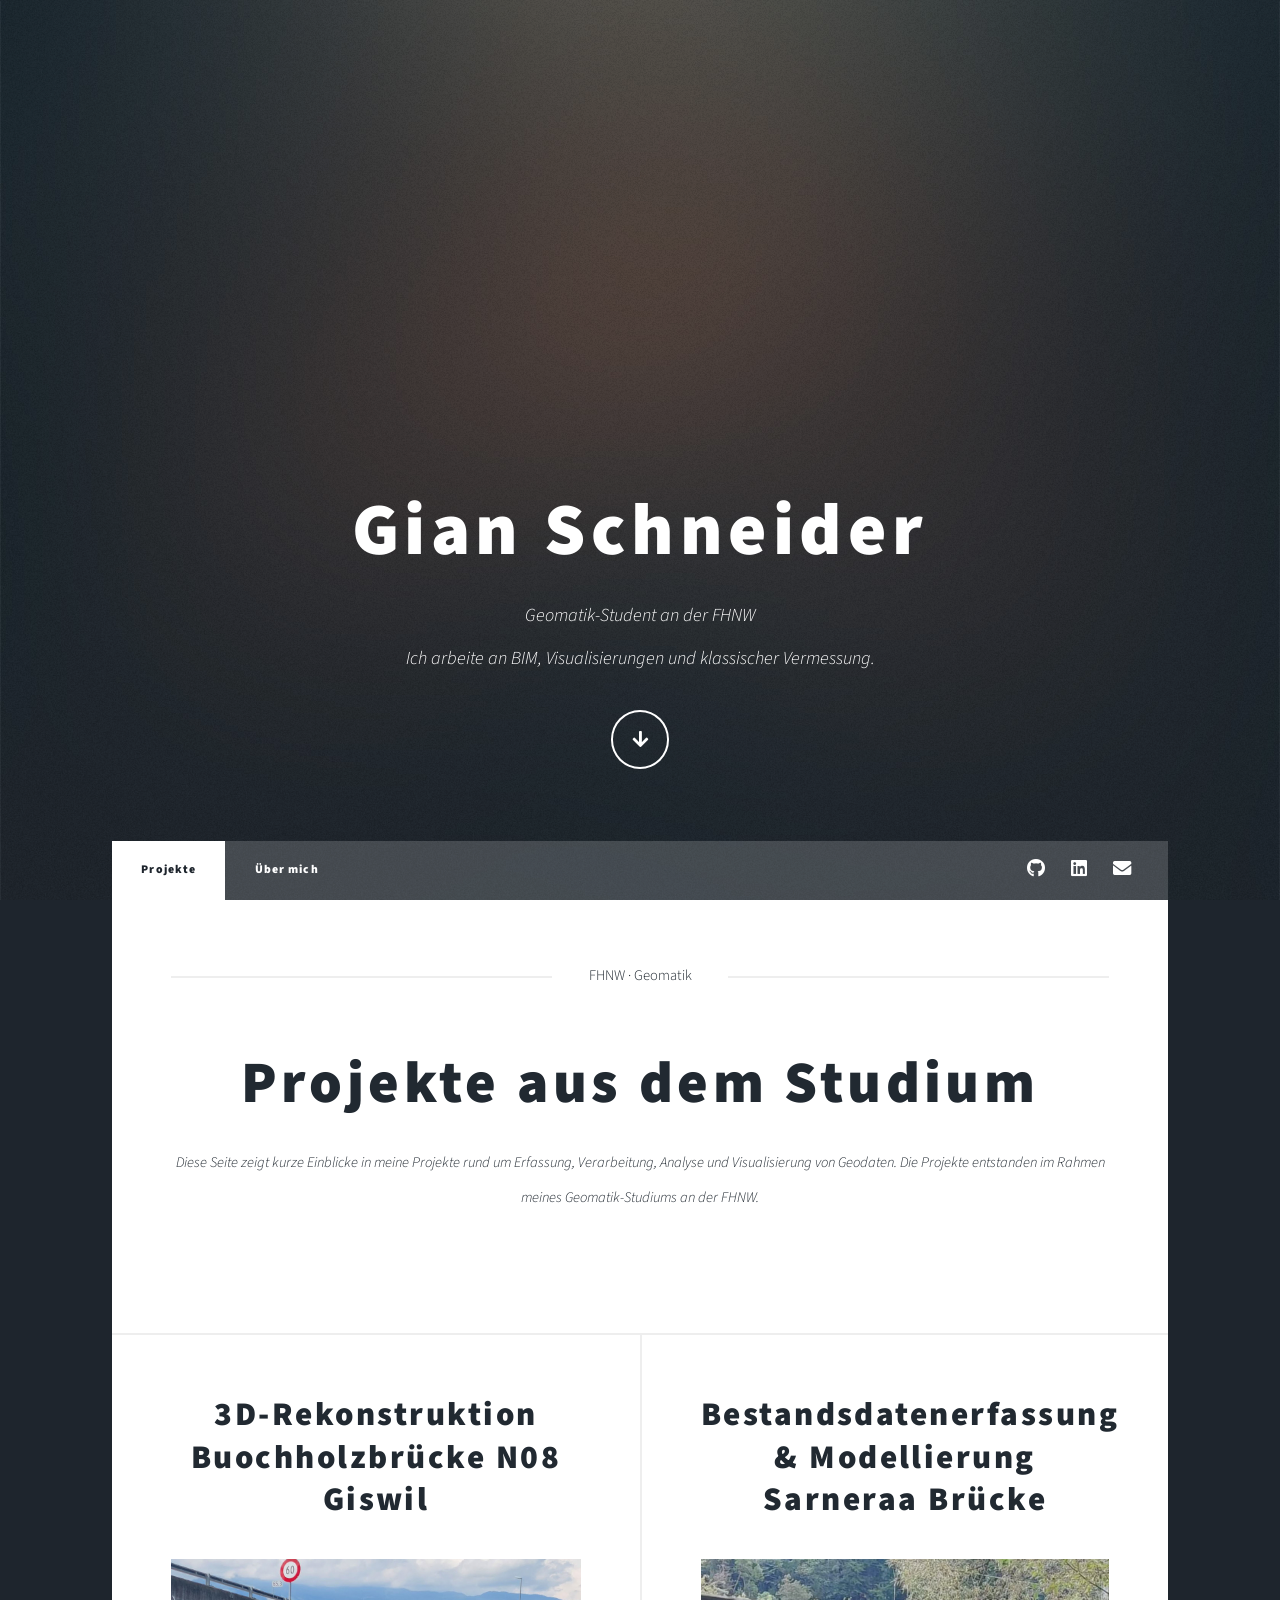
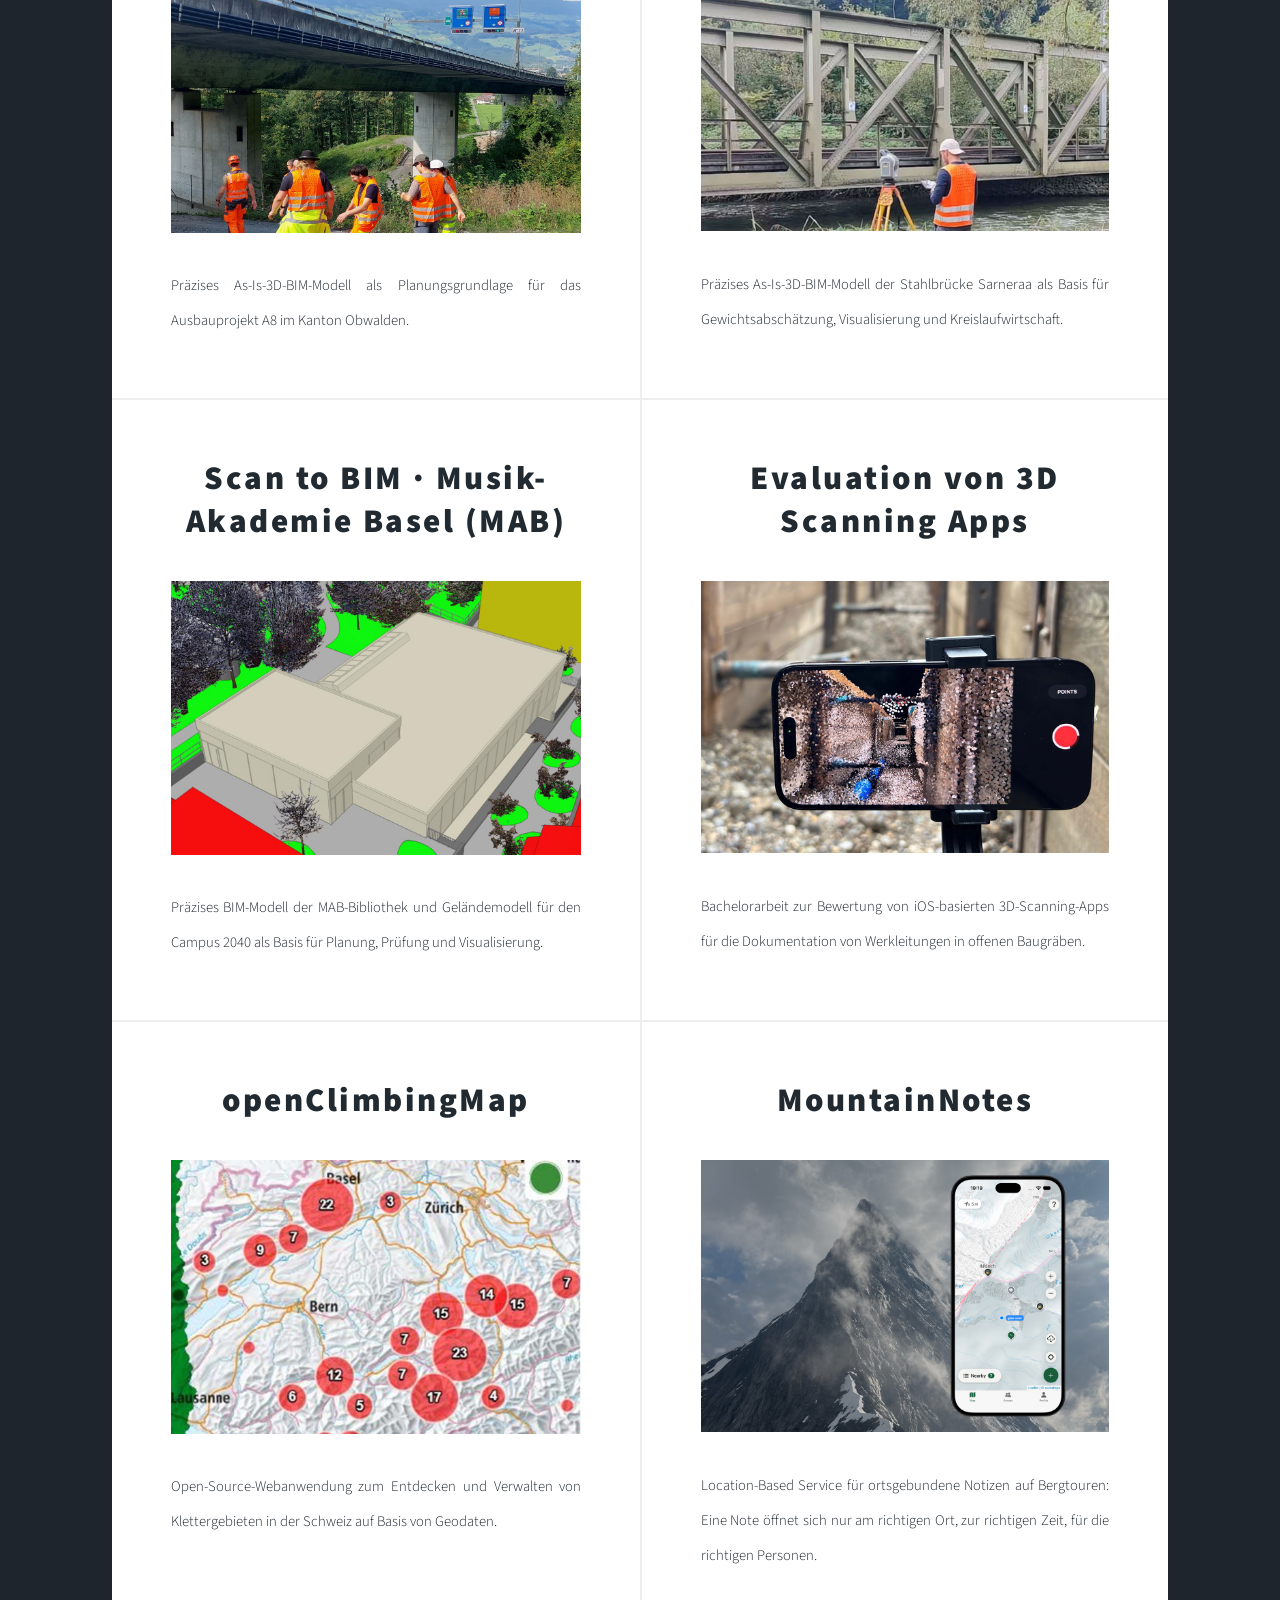
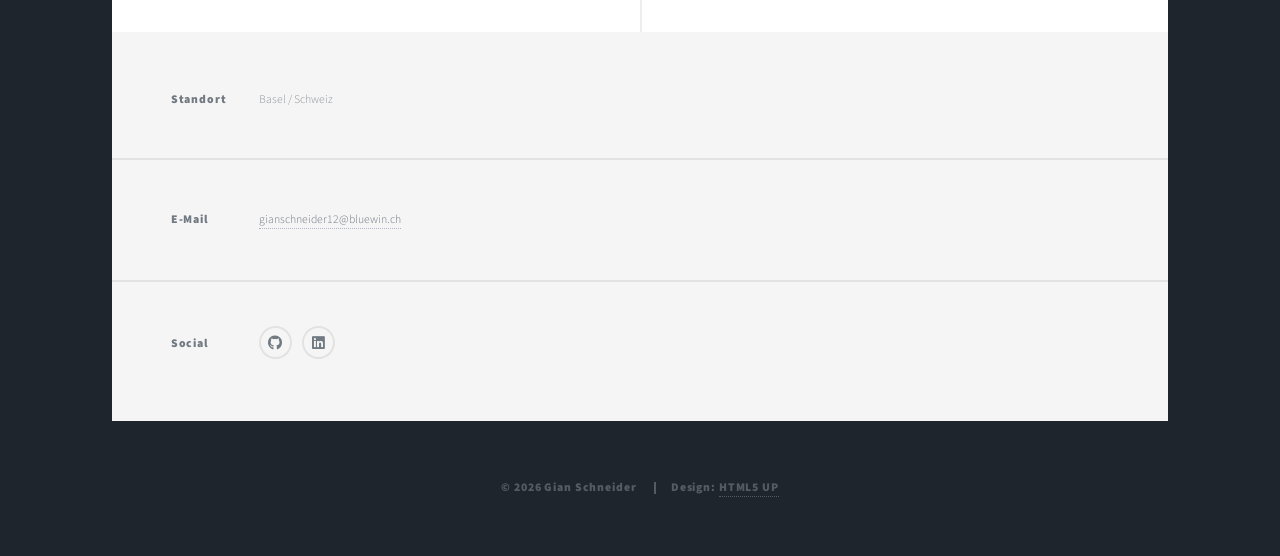
<file: index.html>
<!doctype html>
<html>
  <head>
    <title>Gian Schneider | Geomatik Portfolio</title>
    <meta charset="utf-8" />
    <meta
      name="viewport"
      content="width=device-width, initial-scale=1, user-scalable=no"
    />
    <meta
      name="description"
      content="Portfolio von Gian Schneider, Geomatik-Studium an der FHNW"
    />
    <link rel="stylesheet" href="assets/css/main.css?v=6" />
    <noscript
      ><link rel="stylesheet" href="assets/css/noscript.css"
    /></noscript>
  </head>
  <body class="is-preload">
    <!-- Wrapper -->
    <div id="wrapper" class="fade-in">
      <!-- Intro -->
      <div id="intro">
        <h1>Gian Schneider</h1>
        <p>
          Geomatik-Student an der FHNW<br />
          Ich arbeite an BIM, Visualisierungen und klassischer Vermessung.
        </p>
        <ul class="actions">
          <li>
            <a
              href="#header"
              class="button icon solid solo fa-arrow-down scrolly"
              >Weiter</a
            >
          </li>
        </ul>
      </div>

      <!-- Header -->
      <header id="header">
        <a href="index.html" class="logo">Portfolio</a>
      </header>

      <!-- Nav -->
      <nav id="nav">
        <ul class="links">
          <li class="active"><a href="index.html#header">Projekte</a></li>
          <li><a href="generic.html">Über mich</a></li>
        </ul>
        <ul class="icons">
          <li>
            <a
              href="https://github.com/gianschneider"
              class="icon brands fa-github"
              ><span class="label">GitHub</span></a
            >
          </li>
          <li>
            <a
              href="https://www.linkedin.com/in/gian-schneider/"
              class="icon brands fa-linkedin"
              ><span class="label">LinkedIn</span></a
            >
          </li>
          <li>
            <a
              href="mailto:gianschneider12@bluewin.ch"
              class="icon solid fa-envelope"
              ><span class="label">E-Mail</span></a
            >
          </li>
        </ul>
      </nav>

      <!-- Main -->
      <div id="main">
        <!-- Featured Post -->
        <article class="post featured">
          <header class="major">
            <span class="date">FHNW · Geomatik</span>
            <h2>Projekte aus dem Studium</h2>
            <p>
              Diese Seite zeigt kurze Einblicke in meine Projekte rund um
              Erfassung, Verarbeitung, Analyse und Visualisierung von Geodaten.
              Die Projekte entstanden im Rahmen meines Geomatik-Studiums an der
              FHNW.
            </p>
          </header>
        </article>

        <!-- Posts -->
        <section class="posts projects-grid">
          <article>
            <header>
              <h2>
                <a href="project-bridge.html"
                  >3D-Rekonstruktion Buochholzbrücke N08 Giswil</a
                >
              </h2>
            </header>
            <a href="project-bridge.html" class="image fit"
              ><img
                src="Projekte/Buochholzbruecke/titelbild.jpg"
                alt="Titelbild Buochholzbrücke"
              />
            </a>
            <p>
              Präzises As-Is-3D-BIM-Modell als Planungsgrundlage für das
              Ausbauprojekt A8 im Kanton Obwalden.
            </p>
          </article>
          <article>
            <header>
              <h2>
                <a href="project-sarneraa.html"
                  >Bestandsdatenerfassung &amp; Modellierung<br />Sarneraa
                  Brücke</a
                >
              </h2>
            </header>
            <a href="project-sarneraa.html" class="image fit"
              ><img
                src="Projekte/Sarneraabruecke/titelbild.jpg"
                alt="Titelbild Sarneraa-Brücke"
              />
            </a>
            <p>
              Präzises As-Is-3D-BIM-Modell der Stahlbrücke Sarneraa als Basis
              für Gewichtsabschätzung, Visualisierung und Kreislaufwirtschaft.
            </p>
          </article>
          <article>
            <header>
              <h2>
                <a href="project-mab.html"
                  >Scan to BIM · Musik-Akademie Basel (MAB)</a
                >
              </h2>
            </header>
            <a href="project-mab.html" class="image fit"
              ><img
                src="Projekte/MAB-Campus/titelbild.jpg"
                alt="Titelbild Musik-Akademie Basel"
              />
            </a>
            <p>
              Präzises BIM-Modell der MAB-Bibliothek und Geländemodell für den
              Campus 2040 als Basis für Planung, Prüfung und Visualisierung.
            </p>
          </article>
          <article>
            <header>
              <h2>
                <a href="project-bachelorthesis.html"
                  >Evaluation von 3D Scanning Apps</a
                >
              </h2>
            </header>
            <a href="project-bachelorthesis.html" class="image fit"
              ><img
                src="Projekte/Bachelorthesis 3D Scanning Apps/titelbild.jpg"
                alt="Titelbild Evaluation von 3D Scanning Apps"
              />
            </a>
            <p>
              Bachelorarbeit zur Bewertung von iOS-basierten 3D-Scanning-Apps
              für die Dokumentation von Werkleitungen in offenen Baugräben.
            </p>
          </article>
          <article>
            <header>
              <h2>
                <a href="project-openclimbingmap.html">openClimbingMap</a>
              </h2>
            </header>
            <a href="project-openclimbingmap.html" class="image fit"
              ><img
                src="Projekte/openClimbingMap/titelbild.jpg"
                alt="Vorschau openClimbingMap"
              />
            </a>
            <p>
              Open-Source-Webanwendung zum Entdecken und Verwalten von
              Klettergebieten in der Schweiz auf Basis von Geodaten.
            </p>
          </article>
          <article>
            <header>
              <h2>
                <a href="project-mountainnotes.html">MountainNotes</a>
              </h2>
            </header>
            <a href="project-mountainnotes.html" class="image fit"
              ><img
                src="Projekte/MountainNotes/titelbild.jpg"
                alt="Titelbild MountainNotes: App-Karte vor dem Eiger-Gipfel"
              />
            </a>
            <p>
              Location-Based Service für ortsgebundene Notizen auf Bergtouren:
              Eine Note öffnet sich nur am richtigen Ort, zur richtigen Zeit,
              für die richtigen Personen.
            </p>
          </article>
        </section>
      </div>

      <!-- Footer -->
      <footer id="footer">
        <section class="split contact">
          <section class="alt">
            <h3>Standort</h3>
            <p>Basel / Schweiz</p>
          </section>
          <section>
            <h3>E-Mail</h3>
            <p>
              <a href="mailto:gianschneider12@bluewin.ch"
                >gianschneider12@bluewin.ch</a
              >
            </p>
          </section>
          <section>
            <h3>Social</h3>
            <ul class="icons alt">
              <li>
                <a
                  href="https://github.com/gianschneider"
                  class="icon brands alt fa-github"
                  ><span class="label">GitHub</span></a
                >
              </li>
              <li>
                <a
                  href="https://www.linkedin.com/in/gian-schneider/"
                  class="icon brands alt fa-linkedin"
                  ><span class="label">LinkedIn</span></a
                >
              </li>
            </ul>
          </section>
        </section>
      </footer>

      <!-- Copyright -->
      <div id="copyright">
        <ul>
          <li>&copy; 2026 Gian Schneider</li>
          <li>Design: <a href="https://html5up.net">HTML5 UP</a></li>
        </ul>
      </div>
    </div>

    <!-- Scripts -->
    <script src="assets/js/jquery.min.js"></script>
    <script src="assets/js/jquery.scrollex.min.js"></script>
    <script src="assets/js/jquery.scrolly.min.js"></script>
    <script src="assets/js/browser.min.js"></script>
    <script src="assets/js/breakpoints.min.js"></script>
    <script src="assets/js/util.js"></script>
    <script src="assets/js/main.js"></script>
  </body>
</html>
</file>
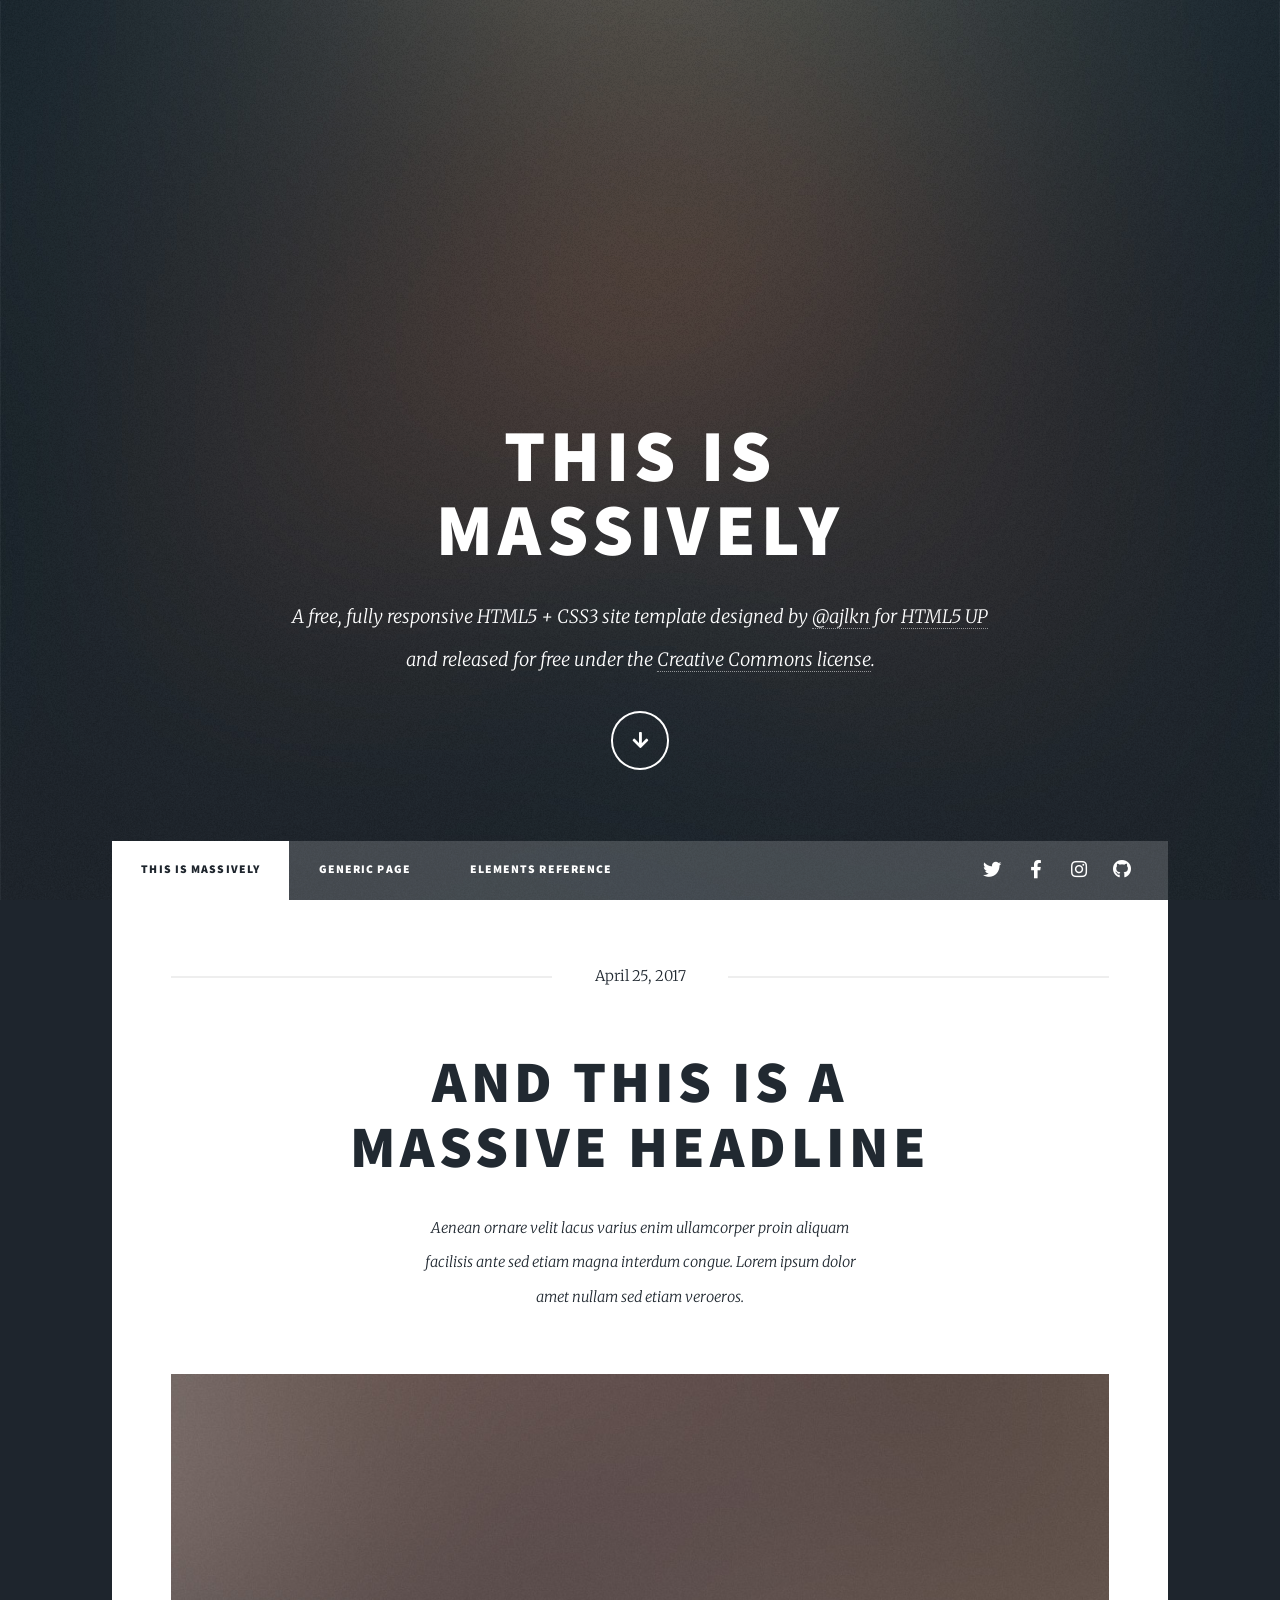
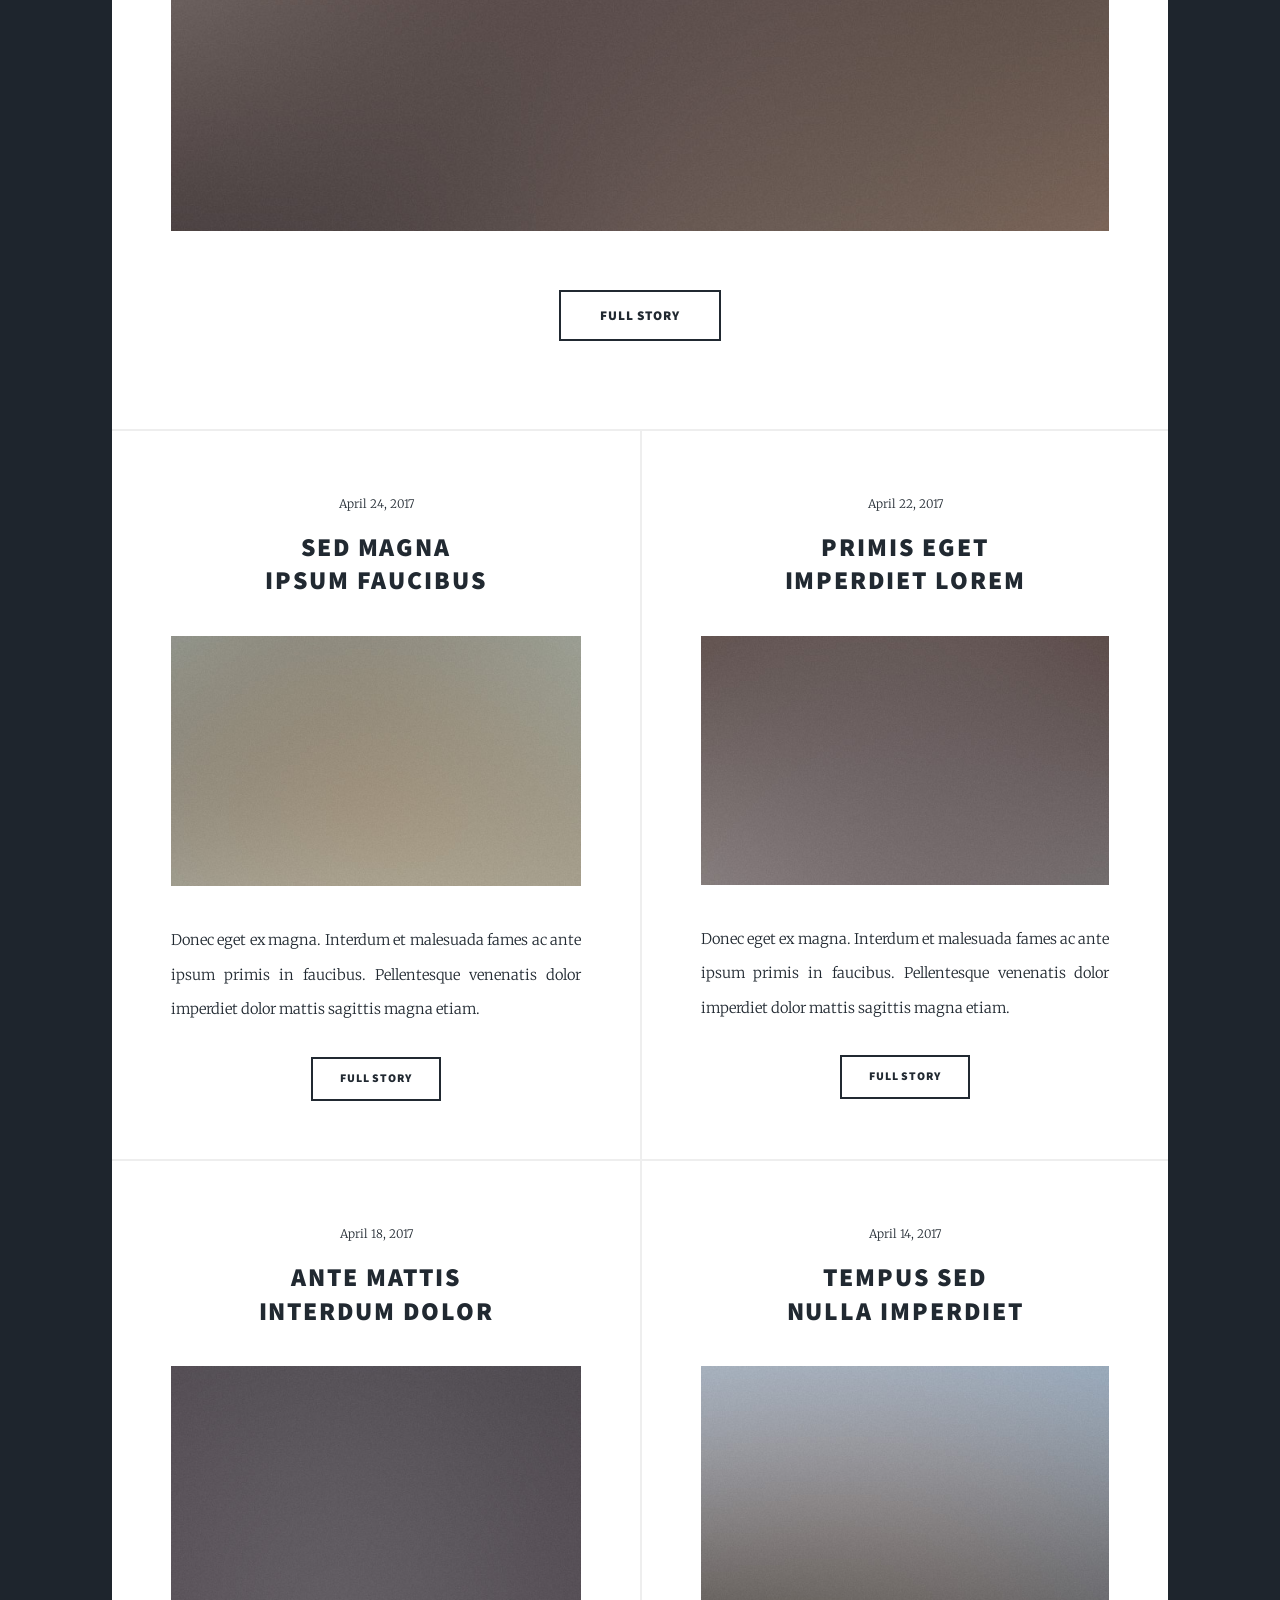
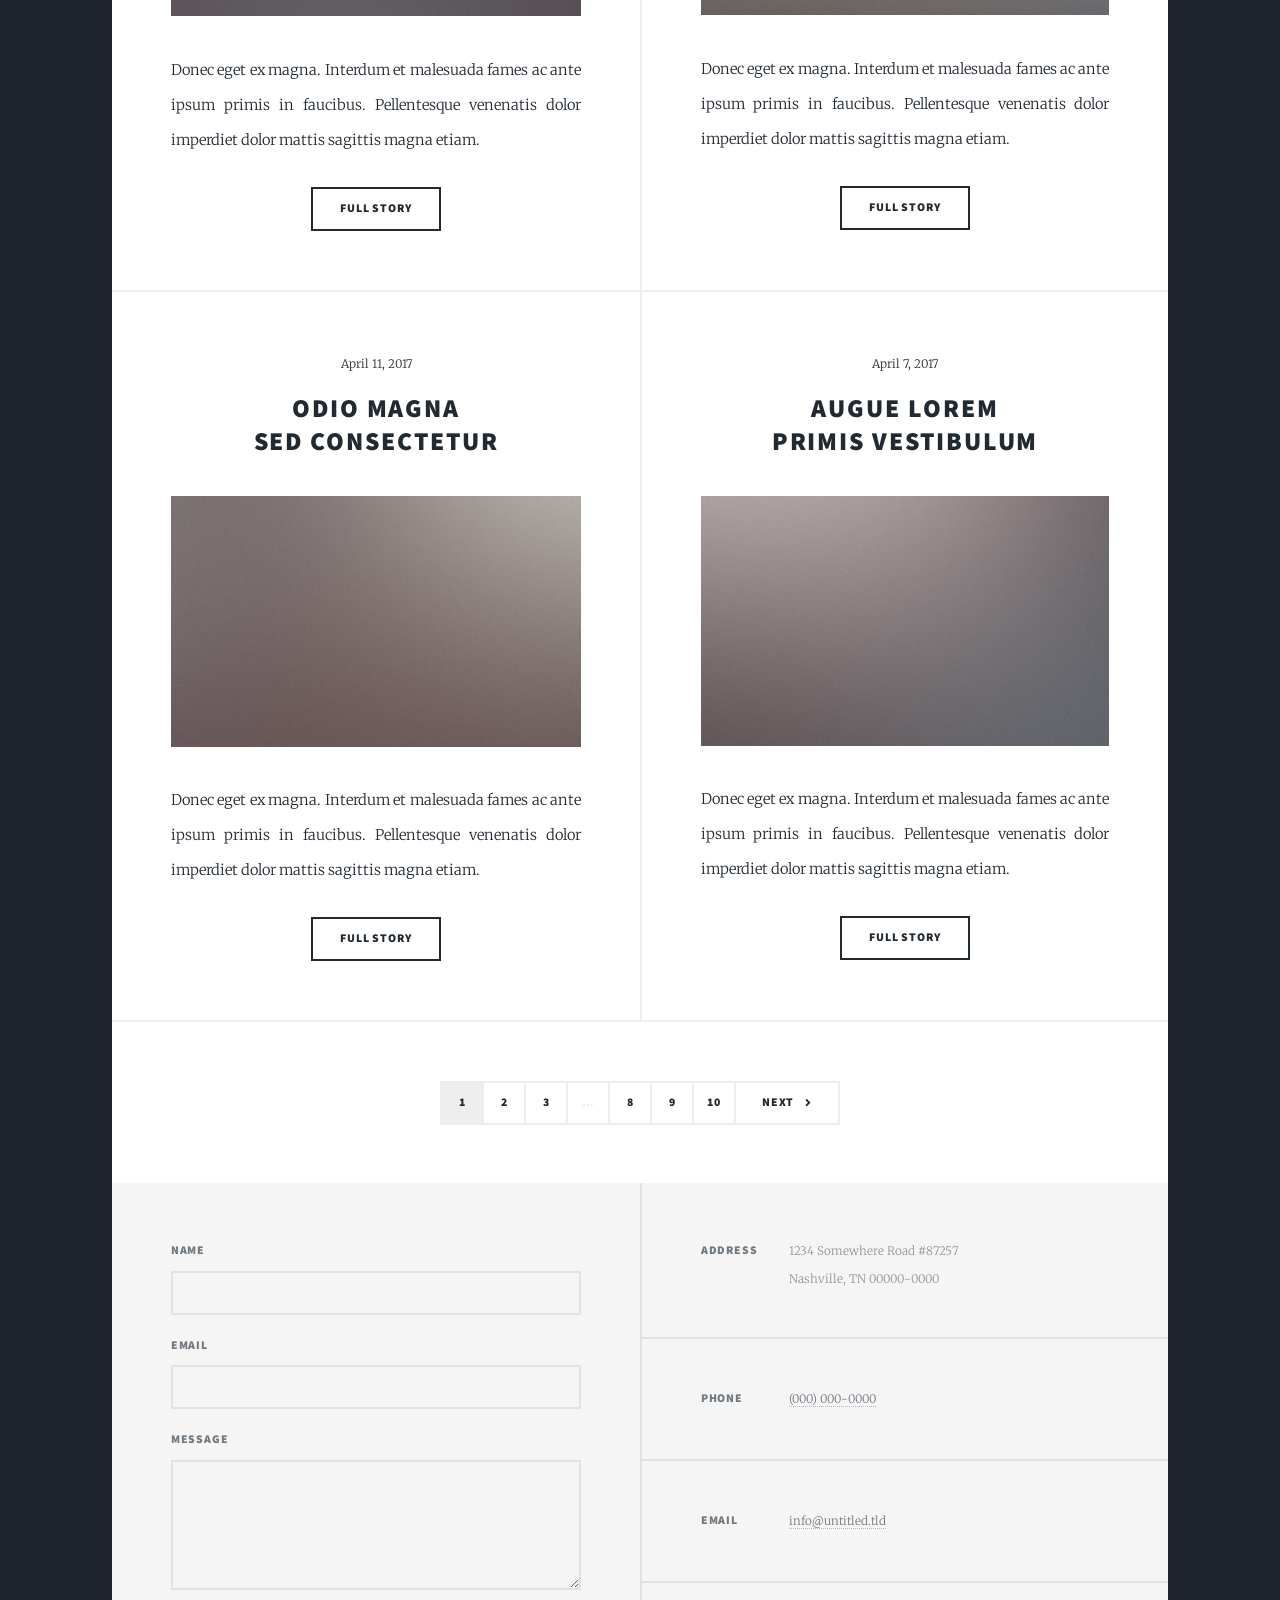
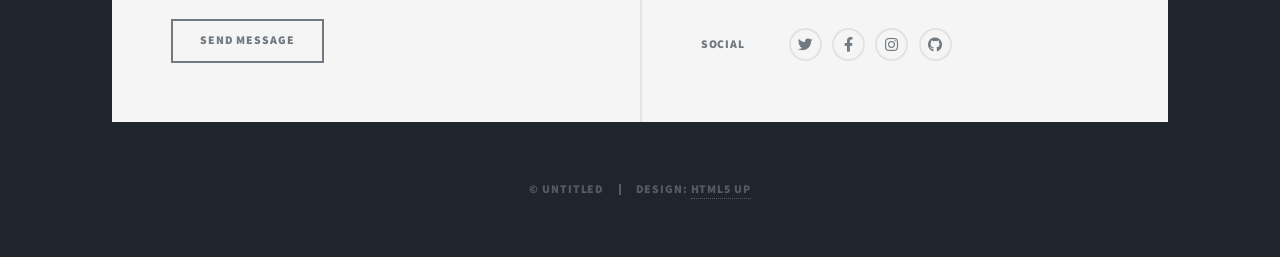
<file: html5up-massively/index.html>
<!DOCTYPE HTML>
<!--
	Massively by HTML5 UP
	html5up.net | @ajlkn
	Free for personal and commercial use under the CCA 3.0 license (html5up.net/license)
-->
<html>
	<head>
		<title>Massively by HTML5 UP</title>
		<meta charset="utf-8" />
		<meta name="viewport" content="width=device-width, initial-scale=1, user-scalable=no" />
		<link rel="stylesheet" href="assets/css/main.css" />
		<noscript><link rel="stylesheet" href="assets/css/noscript.css" /></noscript>
	</head>
	<body class="is-preload">

		<!-- Wrapper -->
			<div id="wrapper" class="fade-in">

				<!-- Intro -->
					<div id="intro">
						<h1>This is<br />
						Massively</h1>
						<p>A free, fully responsive HTML5 + CSS3 site template designed by <a href="https://twitter.com/ajlkn">@ajlkn</a> for <a href="https://html5up.net">HTML5 UP</a><br />
						and released for free under the <a href="https://html5up.net/license">Creative Commons license</a>.</p>
						<ul class="actions">
							<li><a href="#header" class="button icon solid solo fa-arrow-down scrolly">Continue</a></li>
						</ul>
					</div>

				<!-- Header -->
					<header id="header">
						<a href="index.html" class="logo">Massively</a>
					</header>

				<!-- Nav -->
					<nav id="nav">
						<ul class="links">
							<li class="active"><a href="index.html">This is Massively</a></li>
							<li><a href="generic.html">Generic Page</a></li>
							<li><a href="elements.html">Elements Reference</a></li>
						</ul>
						<ul class="icons">
							<li><a href="#" class="icon brands fa-twitter"><span class="label">Twitter</span></a></li>
							<li><a href="#" class="icon brands fa-facebook-f"><span class="label">Facebook</span></a></li>
							<li><a href="#" class="icon brands fa-instagram"><span class="label">Instagram</span></a></li>
							<li><a href="#" class="icon brands fa-github"><span class="label">GitHub</span></a></li>
						</ul>
					</nav>

				<!-- Main -->
					<div id="main">

						<!-- Featured Post -->
							<article class="post featured">
								<header class="major">
									<span class="date">April 25, 2017</span>
									<h2><a href="#">And this is a<br />
									massive headline</a></h2>
									<p>Aenean ornare velit lacus varius enim ullamcorper proin aliquam<br />
									facilisis ante sed etiam magna interdum congue. Lorem ipsum dolor<br />
									amet nullam sed etiam veroeros.</p>
								</header>
								<a href="#" class="image main"><img src="images/pic01.jpg" alt="" /></a>
								<ul class="actions special">
									<li><a href="#" class="button large">Full Story</a></li>
								</ul>
							</article>

						<!-- Posts -->
							<section class="posts">
								<article>
									<header>
										<span class="date">April 24, 2017</span>
										<h2><a href="#">Sed magna<br />
										ipsum faucibus</a></h2>
									</header>
									<a href="#" class="image fit"><img src="images/pic02.jpg" alt="" /></a>
									<p>Donec eget ex magna. Interdum et malesuada fames ac ante ipsum primis in faucibus. Pellentesque venenatis dolor imperdiet dolor mattis sagittis magna etiam.</p>
									<ul class="actions special">
										<li><a href="#" class="button">Full Story</a></li>
									</ul>
								</article>
								<article>
									<header>
										<span class="date">April 22, 2017</span>
										<h2><a href="#">Primis eget<br />
										imperdiet lorem</a></h2>
									</header>
									<a href="#" class="image fit"><img src="images/pic03.jpg" alt="" /></a>
									<p>Donec eget ex magna. Interdum et malesuada fames ac ante ipsum primis in faucibus. Pellentesque venenatis dolor imperdiet dolor mattis sagittis magna etiam.</p>
									<ul class="actions special">
										<li><a href="#" class="button">Full Story</a></li>
									</ul>
								</article>
								<article>
									<header>
										<span class="date">April 18, 2017</span>
										<h2><a href="#">Ante mattis<br />
										interdum dolor</a></h2>
									</header>
									<a href="#" class="image fit"><img src="images/pic04.jpg" alt="" /></a>
									<p>Donec eget ex magna. Interdum et malesuada fames ac ante ipsum primis in faucibus. Pellentesque venenatis dolor imperdiet dolor mattis sagittis magna etiam.</p>
									<ul class="actions special">
										<li><a href="#" class="button">Full Story</a></li>
									</ul>
								</article>
								<article>
									<header>
										<span class="date">April 14, 2017</span>
										<h2><a href="#">Tempus sed<br />
										nulla imperdiet</a></h2>
									</header>
									<a href="#" class="image fit"><img src="images/pic05.jpg" alt="" /></a>
									<p>Donec eget ex magna. Interdum et malesuada fames ac ante ipsum primis in faucibus. Pellentesque venenatis dolor imperdiet dolor mattis sagittis magna etiam.</p>
									<ul class="actions special">
										<li><a href="#" class="button">Full Story</a></li>
									</ul>
								</article>
								<article>
									<header>
										<span class="date">April 11, 2017</span>
										<h2><a href="#">Odio magna<br />
										sed consectetur</a></h2>
									</header>
									<a href="#" class="image fit"><img src="images/pic06.jpg" alt="" /></a>
									<p>Donec eget ex magna. Interdum et malesuada fames ac ante ipsum primis in faucibus. Pellentesque venenatis dolor imperdiet dolor mattis sagittis magna etiam.</p>
									<ul class="actions special">
										<li><a href="#" class="button">Full Story</a></li>
									</ul>
								</article>
								<article>
									<header>
										<span class="date">April 7, 2017</span>
										<h2><a href="#">Augue lorem<br />
										primis vestibulum</a></h2>
									</header>
									<a href="#" class="image fit"><img src="images/pic07.jpg" alt="" /></a>
									<p>Donec eget ex magna. Interdum et malesuada fames ac ante ipsum primis in faucibus. Pellentesque venenatis dolor imperdiet dolor mattis sagittis magna etiam.</p>
									<ul class="actions special">
										<li><a href="#" class="button">Full Story</a></li>
									</ul>
								</article>
							</section>

						<!-- Footer -->
							<footer>
								<div class="pagination">
									<!--<a href="#" class="previous">Prev</a>-->
									<a href="#" class="page active">1</a>
									<a href="#" class="page">2</a>
									<a href="#" class="page">3</a>
									<span class="extra">&hellip;</span>
									<a href="#" class="page">8</a>
									<a href="#" class="page">9</a>
									<a href="#" class="page">10</a>
									<a href="#" class="next">Next</a>
								</div>
							</footer>

					</div>

				<!-- Footer -->
					<footer id="footer">
						<section>
							<form method="post" action="#">
								<div class="fields">
									<div class="field">
										<label for="name">Name</label>
										<input type="text" name="name" id="name" />
									</div>
									<div class="field">
										<label for="email">Email</label>
										<input type="text" name="email" id="email" />
									</div>
									<div class="field">
										<label for="message">Message</label>
										<textarea name="message" id="message" rows="3"></textarea>
									</div>
								</div>
								<ul class="actions">
									<li><input type="submit" value="Send Message" /></li>
								</ul>
							</form>
						</section>
						<section class="split contact">
							<section class="alt">
								<h3>Address</h3>
								<p>1234 Somewhere Road #87257<br />
								Nashville, TN 00000-0000</p>
							</section>
							<section>
								<h3>Phone</h3>
								<p><a href="#">(000) 000-0000</a></p>
							</section>
							<section>
								<h3>Email</h3>
								<p><a href="#">info@untitled.tld</a></p>
							</section>
							<section>
								<h3>Social</h3>
								<ul class="icons alt">
									<li><a href="#" class="icon brands alt fa-twitter"><span class="label">Twitter</span></a></li>
									<li><a href="#" class="icon brands alt fa-facebook-f"><span class="label">Facebook</span></a></li>
									<li><a href="#" class="icon brands alt fa-instagram"><span class="label">Instagram</span></a></li>
									<li><a href="#" class="icon brands alt fa-github"><span class="label">GitHub</span></a></li>
								</ul>
							</section>
						</section>
					</footer>

				<!-- Copyright -->
					<div id="copyright">
						<ul><li>&copy; Untitled</li><li>Design: <a href="https://html5up.net">HTML5 UP</a></li></ul>
					</div>

			</div>

		<!-- Scripts -->
			<script src="assets/js/jquery.min.js"></script>
			<script src="assets/js/jquery.scrollex.min.js"></script>
			<script src="assets/js/jquery.scrolly.min.js"></script>
			<script src="assets/js/browser.min.js"></script>
			<script src="assets/js/breakpoints.min.js"></script>
			<script src="assets/js/util.js"></script>
			<script src="assets/js/main.js"></script>

	</body>
</html>
</file>
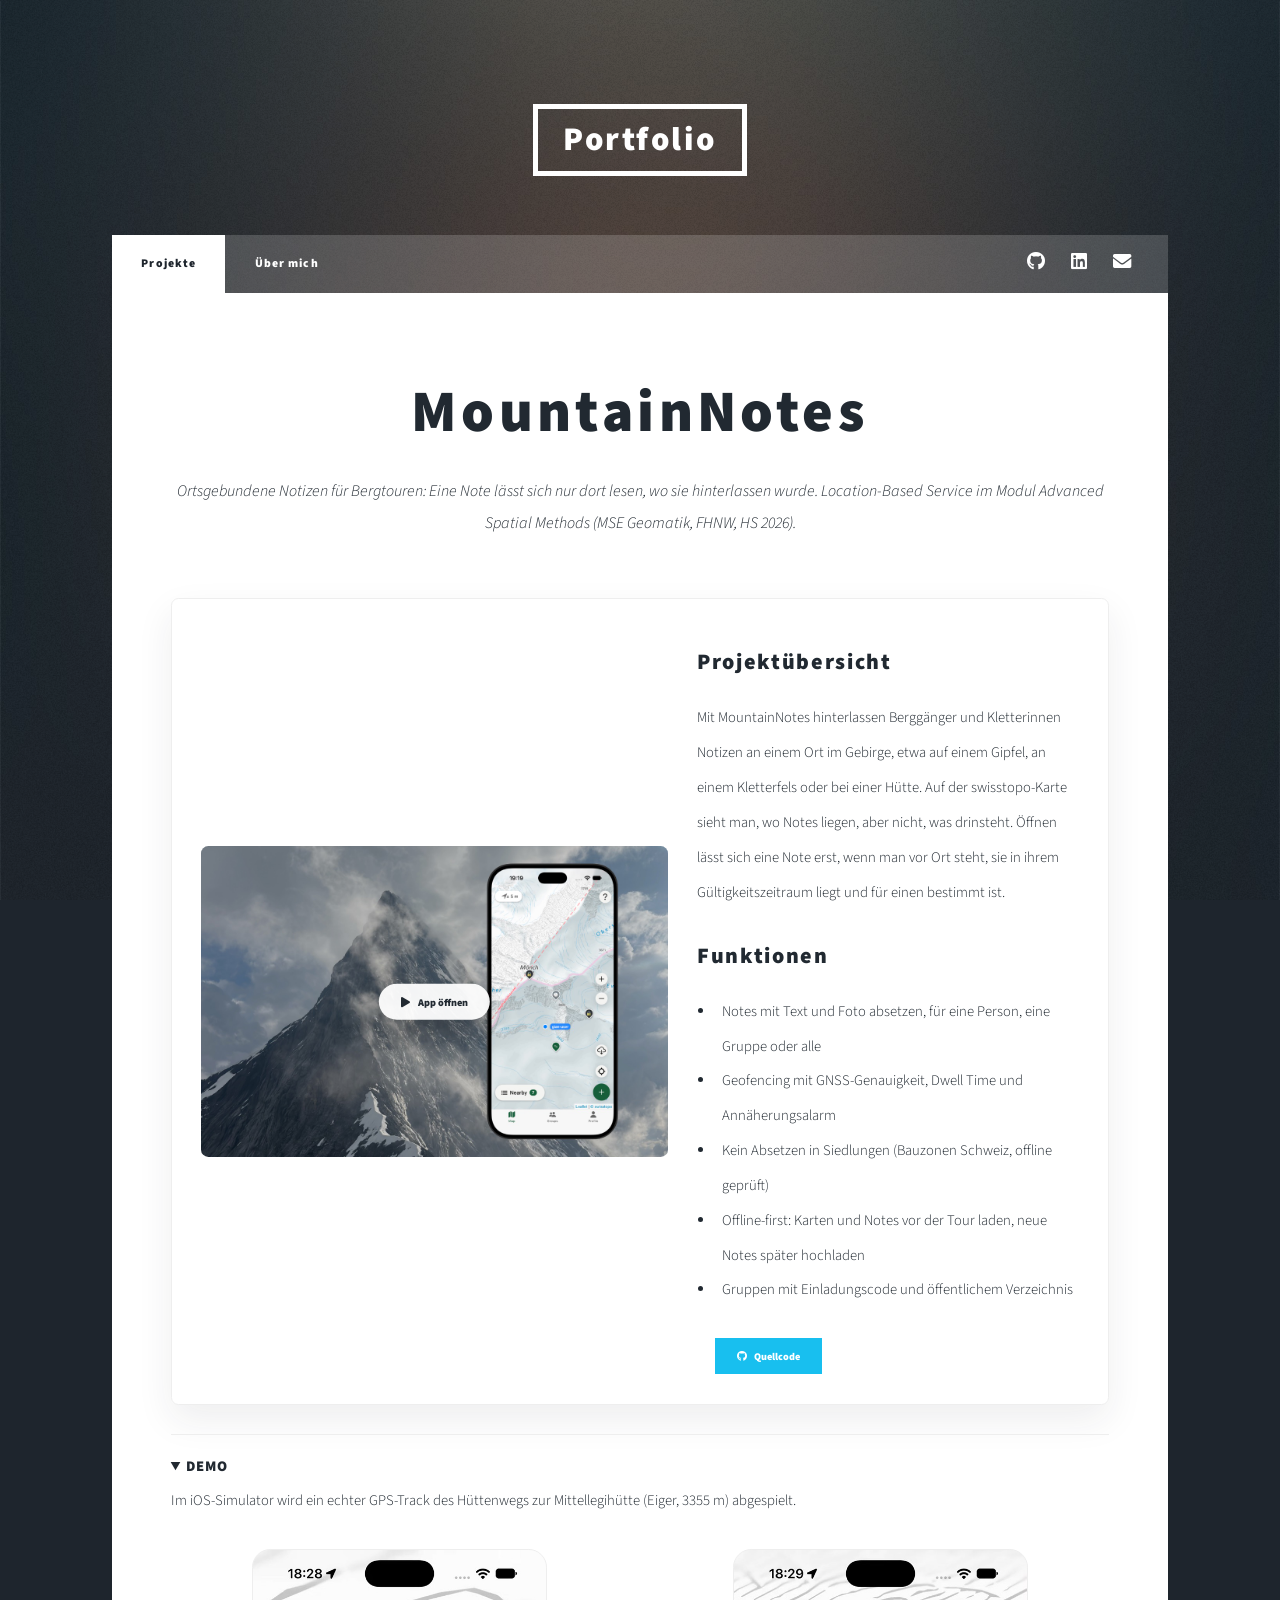
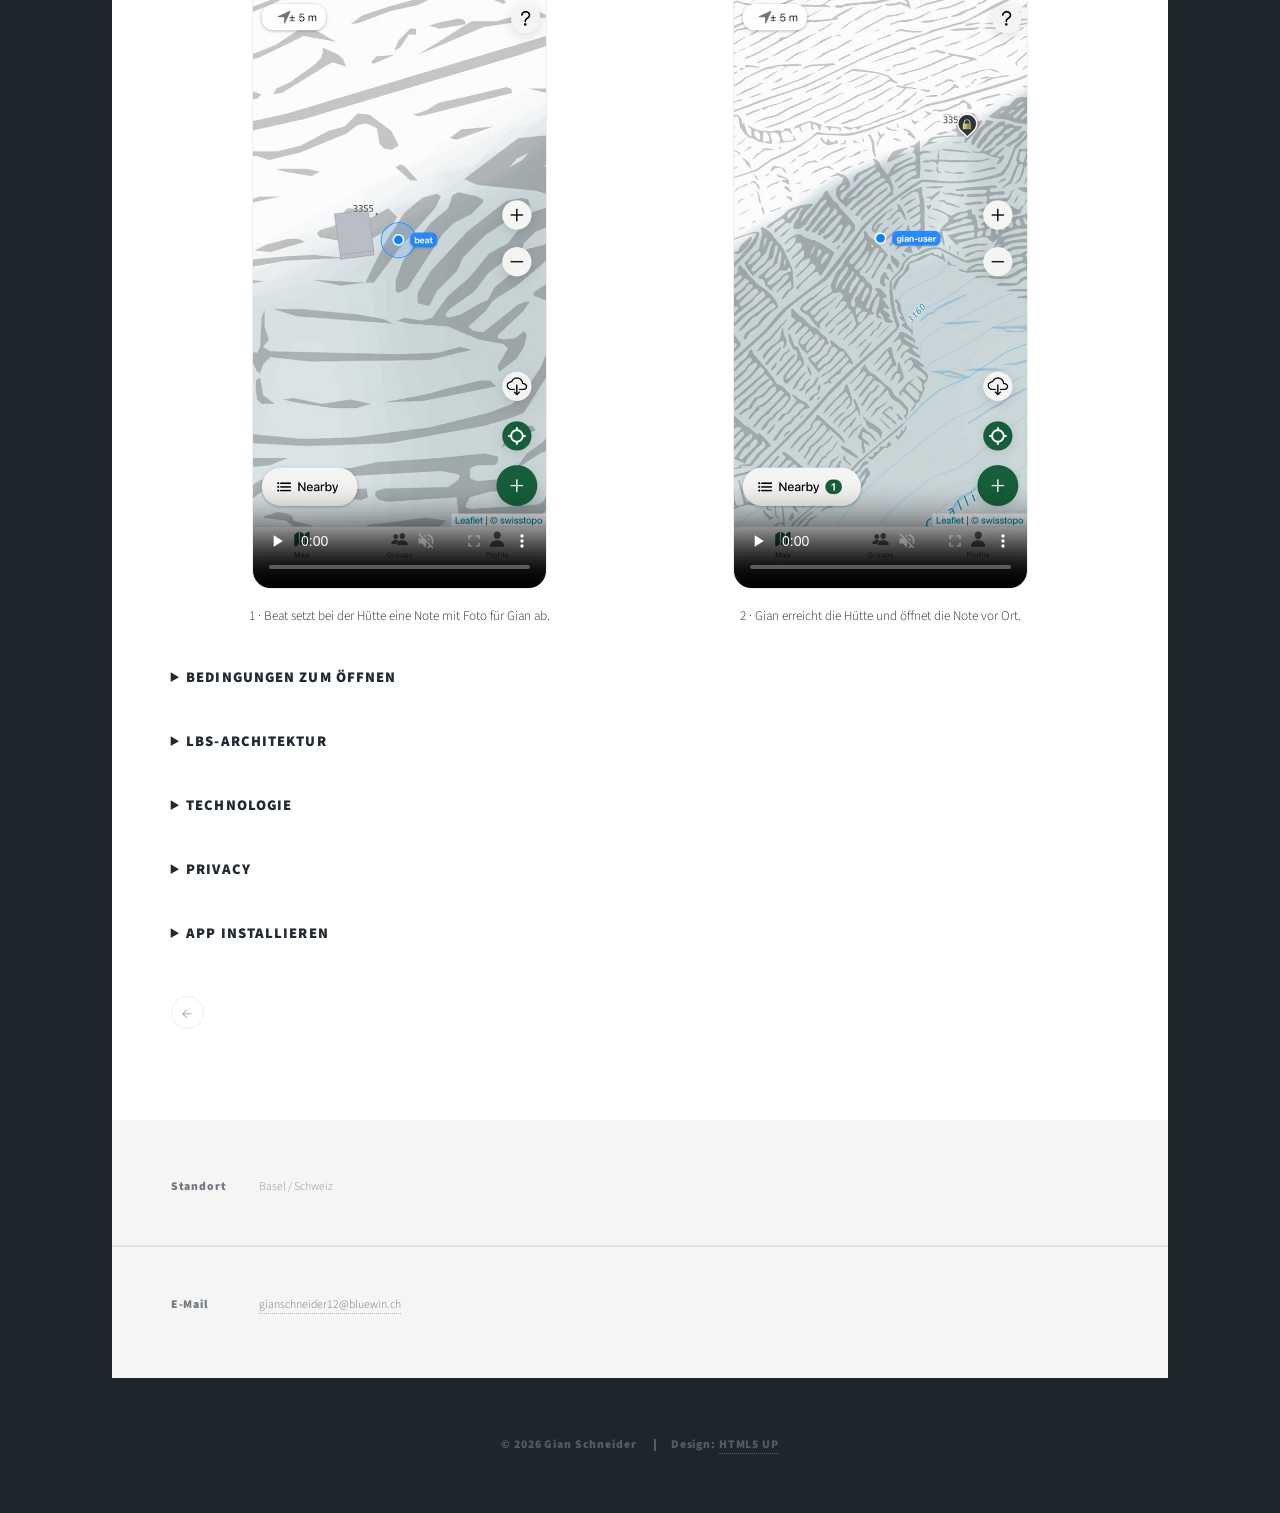
<file: project-mountainnotes.html>
<!doctype html>
<html>
  <head>
    <title>Projekt | MountainNotes</title>
    <meta charset="utf-8" />
    <meta
      name="viewport"
      content="width=device-width, initial-scale=1, user-scalable=no"
    />
    <meta
      name="description"
      content="Projektseite zu MountainNotes, einem Location-Based Service für ortsgebundene Notizen auf Bergtouren"
    />
    <link rel="stylesheet" href="assets/css/main.css?v=6" />
    <noscript
      ><link rel="stylesheet" href="assets/css/noscript.css"
    /></noscript>
    <style>
      .project-detail {
        max-width: 1000px;
        margin: 0 auto;
      }
      .project-hub {
        display: grid;
        grid-template-columns: minmax(0, 1.1fr) minmax(18rem, 0.9fr);
        gap: 2rem;
        align-items: center;
        padding: 2rem;
        border: solid 1px #eeeeee;
        border-radius: 0.5rem;
        box-shadow: 0 1rem 2.5rem rgba(33, 41, 49, 0.08);
        transition:
          transform 0.2s ease,
          box-shadow 0.2s ease;
      }
      .project-hub:hover {
        transform: translateY(-0.2rem) scale(1.005);
        box-shadow: 0 1.25rem 3rem rgba(33, 41, 49, 0.14);
      }
      .project-preview {
        position: relative;
        overflow: hidden;
        border-radius: 0.5rem;
        background: #1e252d;
      }
      .project-preview img {
        display: block;
        width: 100%;
        min-height: 18rem;
        object-fit: cover;
      }
      .demo-overlay {
        position: absolute;
        left: 50%;
        top: 50%;
        transform: translate(-50%, -50%);
        border: 0;
        border-radius: 999px;
        background: rgba(255, 255, 255, 0.94);
        box-shadow: 0 0.75rem 2rem rgba(0, 0, 0, 0.22);
        color: #212931 !important;
        letter-spacing: 0;
        text-transform: none;
      }
      .demo-overlay:hover {
        background: #18bfef;
        color: #ffffff !important;
      }
      .project-content p {
        text-align: left;
      }
      .project-detail h3 {
        margin-top: 1.2rem;
      }
      .project-detail ul {
        padding-left: 1.2rem;
      }
      .actions.project-links {
        display: flex;
        flex-wrap: wrap;
        gap: 0.75rem;
        margin-left: 0;
        margin-bottom: 0;
      }
      .actions.project-links li {
        padding-left: 0;
      }
      .actions.project-links .button {
        background: #18bfef;
        box-shadow: none;
        color: #ffffff !important;
        letter-spacing: 0;
        text-transform: none;
        transition:
          background-color 0.2s ease,
          box-shadow 0.2s ease,
          transform 0.2s ease;
      }
      .actions.project-links .button:hover {
        background: #149dca;
        box-shadow: 0 0.75rem 1.5rem rgba(24, 191, 239, 0.28);
        color: #ffffff !important;
        transform: translateY(-0.12rem);
      }
      .project-foldouts {
        margin-top: 2rem;
      }
      .project-foldouts details {
        border-top: solid 1px #eeeeee;
        padding: 1rem 0;
      }
      .project-foldouts details + details {
        border-top: 0;
      }
      .project-foldouts summary {
        cursor: pointer;
        font-family: "Source Sans Pro", Helvetica, sans-serif;
        font-weight: 900;
        letter-spacing: 0.075em;
        text-transform: uppercase;
      }
      .architecture-diagram {
        margin: 1rem 0 0 0;
      }
      .architecture-diagram img {
        display: block;
        width: 100%;
        height: auto;
        border: solid 1px #eeeeee;
        border-radius: 0.5rem;
      }
      .project-stack {
        margin: 1rem 0 0 0;
      }
      .project-stack div {
        display: grid;
        grid-template-columns: 8rem minmax(0, 1fr);
        gap: 1rem;
        padding: 0.35rem 0;
        border-top: solid 1px rgba(220, 220, 220, 0.35);
      }
      .project-stack div:first-child {
        border-top: 0;
      }
      .project-stack dt {
        font-family: "Source Sans Pro", Helvetica, sans-serif;
        font-weight: 900;
        text-transform: uppercase;
      }
      .project-stack dd {
        margin: 0;
      }
      .project-back-wrap {
        margin-top: 2rem;
      }
      .project-back {
        display: inline-flex;
        align-items: center;
        justify-content: center;
        width: 2.25rem;
        height: 2.25rem;
        border: solid 1px #eeeeee;
        border-radius: 50%;
        color: #717981 !important;
        font-family: "Source Sans Pro", Helvetica, sans-serif;
        font-size: 1.1rem;
        line-height: 1;
        text-decoration: none;
        transition:
          border-color 0.2s ease,
          color 0.2s ease,
          transform 0.2s ease;
      }
      .project-back:hover {
        border-color: #18bfef;
        color: #18bfef !important;
        transform: translateX(-0.15rem);
      }
      @media screen and (max-width: 980px) {
        .project-hub {
          grid-template-columns: 1fr;
        }
      }
      @media screen and (max-width: 736px) {
        .project-hub {
          padding: 1.25rem;
        }
        .project-preview img {
          min-height: 14rem;
        }
        .project-stack div {
          grid-template-columns: 1fr;
          gap: 0;
        }
      }
      @media (prefers-color-scheme: dark) {
        .project-hub {
          background: #1e252d;
          border-color: rgba(255, 255, 255, 0.18);
          color: #ffffff;
        }
        .project-hub h3,
        .project-hub strong {
          color: #ffffff;
        }
        .project-foldouts details,
        .architecture-diagram img {
          border-color: rgba(255, 255, 255, 0.18);
        }
        .project-stack div {
          border-top-color: rgba(255, 255, 255, 0.1);
        }
      }
      .project-demos {
        display: grid;
        grid-template-columns: repeat(2, minmax(0, 1fr));
        gap: 1.5rem;
        margin: 1rem 0 0 0;
      }
      .project-demos figure {
        margin: 0;
      }
      .project-demos video {
        display: block;
        width: 100%;
        max-width: 20rem;
        margin: 0 auto;
        aspect-ratio: 588 / 1280;
        border: solid 1px #eeeeee;
        border-radius: 1.25rem;
        background: #f4f4f4;
      }
      .project-demos figcaption {
        margin-top: 0.75rem;
        font-size: 0.9rem;
        text-align: center;
      }
      .project-note {
        font-size: 0.9rem;
        color: #717981;
      }
      @media screen and (max-width: 736px) {
        .project-demos {
          grid-template-columns: 1fr;
        }
      }
      @media (prefers-color-scheme: dark) {
        .project-demos video {
          border-color: rgba(255, 255, 255, 0.18);
          background: #1e252d;
        }
      }
    </style>
  </head>
  <body class="is-preload">
    <div id="wrapper">
      <header id="header">
        <a href="index.html" class="logo">Portfolio</a>
      </header>

      <nav id="nav">
        <ul class="links">
          <li class="active"><a href="index.html#header">Projekte</a></li>
          <li><a href="generic.html">Über mich</a></li>
        </ul>
        <ul class="icons">
          <li>
            <a
              href="https://github.com/gianschneider"
              class="icon brands fa-github"
              ><span class="label">GitHub</span></a
            >
          </li>
          <li>
            <a
              href="https://www.linkedin.com/in/gian-schneider/"
              class="icon brands fa-linkedin"
              ><span class="label">LinkedIn</span></a
            >
          </li>
          <li>
            <a
              href="mailto:gianschneider12@bluewin.ch"
              class="icon solid fa-envelope"
              ><span class="label">E-Mail</span></a
            >
          </li>
        </ul>
      </nav>

      <div id="main">
        <section class="post">
          <header class="major">
            <h1>MountainNotes</h1>
            <p>
              Ortsgebundene Notizen für Bergtouren: Eine Note lässt sich nur
              dort lesen, wo sie hinterlassen wurde. Location-Based Service im
              Modul Advanced Spatial Methods (MSE Geomatik, FHNW, HS 2026).
            </p>
          </header>

          <div class="project-detail">
            <article class="project-hub">
              <div class="project-preview">
                <img
                  src="Projekte/MountainNotes/titelbild.jpg"
                  alt="MountainNotes-Karte mit Notes am Mönch vor dem Eiger-Gipfel"
                />
                <a
                  href="https://mountainnotes.pages.dev"
                  class="button small demo-overlay icon solid fa-play"
                  target="_blank"
                  rel="noopener"
                  >App öffnen</a
                >
              </div>

              <div class="project-content">
                <h3>Projektübersicht</h3>
                <p>
                  Mit MountainNotes hinterlassen Berggänger und Kletterinnen
                  Notizen an einem Ort im Gebirge, etwa auf einem Gipfel, an
                  einem Kletterfels oder bei einer Hütte. Auf der swisstopo-Karte
                  sieht man, wo Notes liegen, aber nicht, was drinsteht. Öffnen
                  lässt sich eine Note erst, wenn man vor Ort steht, sie in
                  ihrem Gültigkeitszeitraum liegt und für einen bestimmt ist.
                </p>

                <h3>Funktionen</h3>
                <ul>
                  <li>
                    Notes mit Text und Foto absetzen, für eine Person, eine
                    Gruppe oder alle
                  </li>
                  <li>
                    Geofencing mit GNSS-Genauigkeit, Dwell Time und
                    Annäherungsalarm
                  </li>
                  <li>
                    Kein Absetzen in Siedlungen (Bauzonen Schweiz, offline
                    geprüft)
                  </li>
                  <li>
                    Offline-first: Karten und Notes vor der Tour laden, neue
                    Notes später hochladen
                  </li>
                  <li>Gruppen mit Einladungscode und öffentlichem Verzeichnis</li>
                </ul>

                <ul class="actions project-links">
                  <li>
                    <a
                      href="https://github.com/gianschneider/mountainnotes-web"
                      class="button small icon brands fa-github"
                      target="_blank"
                      rel="noopener"
                      >Quellcode</a
                    >
                  </li>
                </ul>
              </div>
            </article>

            <div class="project-foldouts">
              <details open>
                <summary>Demo</summary>
                <p>
                  Im iOS-Simulator wird ein echter GPS-Track des Hüttenwegs zur
                  Mittellegihütte (Eiger, 3355 m) abgespielt.
                </p>
                <div class="project-demos">
                  <figure>
                    <video
                      src="Projekte/MountainNotes/demo-beat.mp4"
                      poster="Projekte/MountainNotes/demo-beat.jpg"
                      controls
                      muted
                      playsinline
                      preload="none"
                    ></video>
                    <figcaption>
                      1 · Beat setzt bei der Hütte eine Note mit Foto für Gian
                      ab.
                    </figcaption>
                  </figure>
                  <figure>
                    <video
                      src="Projekte/MountainNotes/demo-gian.mp4"
                      poster="Projekte/MountainNotes/demo-gian.jpg"
                      controls
                      muted
                      playsinline
                      preload="none"
                    ></video>
                    <figcaption>
                      2 · Gian erreicht die Hütte und öffnet die Note vor Ort.
                    </figcaption>
                  </figure>
                </div>
              </details>

              <details>
                <summary>Bedingungen zum Öffnen</summary>
                <dl class="project-stack">
                  <div>
                    <dt>Ort</dt>
                    <dd>
                      Innerhalb des Öffnungsradius (20–200 m, Standard 30 m),
                      GNSS-Genauigkeit ≤ 30 m, drei Fixes nacheinander
                    </dd>
                  </div>
                  <div>
                    <dt>Zeit</dt>
                    <dd>Heute zwischen Start- und Enddatum der Note</dd>
                  </div>
                  <div>
                    <dt>Person</dt>
                    <dd>
                      Zielpublikum ist eine bestimmte Person, eine Gruppe oder
                      alle
                    </dd>
                  </div>
                </dl>
                <p class="project-note">
                  Die Prüfung läuft lokal in der App, damit Notes auch ohne Netz
                  am Berg geöffnet werden können. Die Öffnung wird beim nächsten
                  Sync an den Server gemeldet.
                </p>
              </details>

              <details>
                <summary>LBS-Architektur</summary>
                <dl class="project-stack">
                  <div>
                    <dt>Positionierung</dt>
                    <dd>
                      Geolocation-API mit Position, Genauigkeit und Höhe
                    </dd>
                  </div>
                  <div>
                    <dt>Logik</dt>
                    <dd>
                      Unlock-Regeln, Siedlungs-Ausschluss und Geofencing mit
                      Turf.js, Outbox und Synchronisation
                    </dd>
                  </div>
                  <div>
                    <dt>Präsentation</dt>
                    <dd>
                      swisstopo-Basiskarte (Leaflet), Marker-Zustände, Liste
                      «In der Nähe» mit Kompass-Pfeil
                    </dd>
                  </div>
                  <div>
                    <dt>Daten</dt>
                    <dd>
                      PostgreSQL + PostGIS auf einem Raspberry Pi, lokal
                      verschlüsselter Speicher auf dem Handy
                    </dd>
                  </div>
                </dl>
              </details>

              <details>
                <summary>Technologie</summary>
                <dl class="project-stack">
                  <div>
                    <dt>App</dt>
                    <dd>Ionic, Angular, Capacitor (iOS) und PWA (Web)</dd>
                  </div>
                  <div>
                    <dt>Karte</dt>
                    <dd>Leaflet + swisstopo-Vektorkacheln, offline speicherbar</dd>
                  </div>
                  <div>
                    <dt>Backend</dt>
                    <dd>
                      Node.js + Fastify, PostgreSQL/PostGIS in Docker,
                      erreichbar über Tailscale Funnel
                    </dd>
                  </div>
                  <div>
                    <dt>Datenquellen</dt>
                    <dd>
                      swisstopo; Bauzonen Schweiz (Kantonale
                      Raumplanungsfachstellen, INFOPLAN-ARE)
                    </dd>
                  </div>
                </dl>
              </details>

              <details>
                <summary>Privacy</summary>
                <ul>
                  <li>
                    Die eigene Position bleibt auf dem Handy; der Server erhält
                    nur gerundete Ausschnitte zum Laden der Notes.
                  </li>
                  <li>
                    Notes, Warteschlange und Fotos sind lokal mit AES-256-GCM
                    verschlüsselt.
                  </li>
                  <li>
                    Fotos werden verkleinert und ohne EXIF-Daten (GPS, Gerät)
                    hochgeladen; vor dem Öffnen zeigt die App nur eine unscharfe
                    Vorschau.
                  </li>
                  <li>
                    Autoren sehen, wer ihre Note wann geöffnet hat, aber nie
                    eine Position.
                  </li>
                </ul>
              </details>

              <details>
                <summary>App installieren</summary>
                <p>
                  <a
                    href="https://mountainnotes.pages.dev"
                    target="_blank"
                    rel="noopener"
                    >mountainnotes.pages.dev</a
                  >
                  auf dem Handy öffnen und zum Home-Bildschirm hinzufügen:
                </p>
                <ul>
                  <li>iPhone (Safari): Teilen → «Zum Home-Bildschirm»</li>
                  <li>Android (Chrome): Menü ⋮ → «App installieren»</li>
                </ul>
                <p class="project-note">
                  Vom Home-Bildschirm gestartet funktioniert die App offline.
                  Die Position wird nur bei geöffneter App verwendet.
                </p>
              </details>
            </div>

            <p class="project-back-wrap">
              <a
                href="index.html#header"
                class="project-back"
                aria-label="Zurück zur Startseite"
                >&larr;</a
              >
            </p>
          </div>
        </section>
      </div>

      <footer id="footer">
        <section class="split contact">
          <section class="alt">
            <h3>Standort</h3>
            <p>Basel / Schweiz</p>
          </section>
          <section>
            <h3>E-Mail</h3>
            <p>
              <a href="mailto:gianschneider12@bluewin.ch"
                >gianschneider12@bluewin.ch</a
              >
            </p>
          </section>
        </section>
      </footer>

      <div id="copyright">
        <ul>
          <li>&copy; 2026 Gian Schneider</li>
          <li>Design: <a href="https://html5up.net">HTML5 UP</a></li>
        </ul>
      </div>
    </div>

    <script src="assets/js/jquery.min.js"></script>
    <script src="assets/js/jquery.scrollex.min.js"></script>
    <script src="assets/js/jquery.scrolly.min.js"></script>
    <script src="assets/js/browser.min.js"></script>
    <script src="assets/js/breakpoints.min.js"></script>
    <script src="assets/js/util.js"></script>
    <script src="assets/js/main.js"></script>
  </body>
</html>
</file>
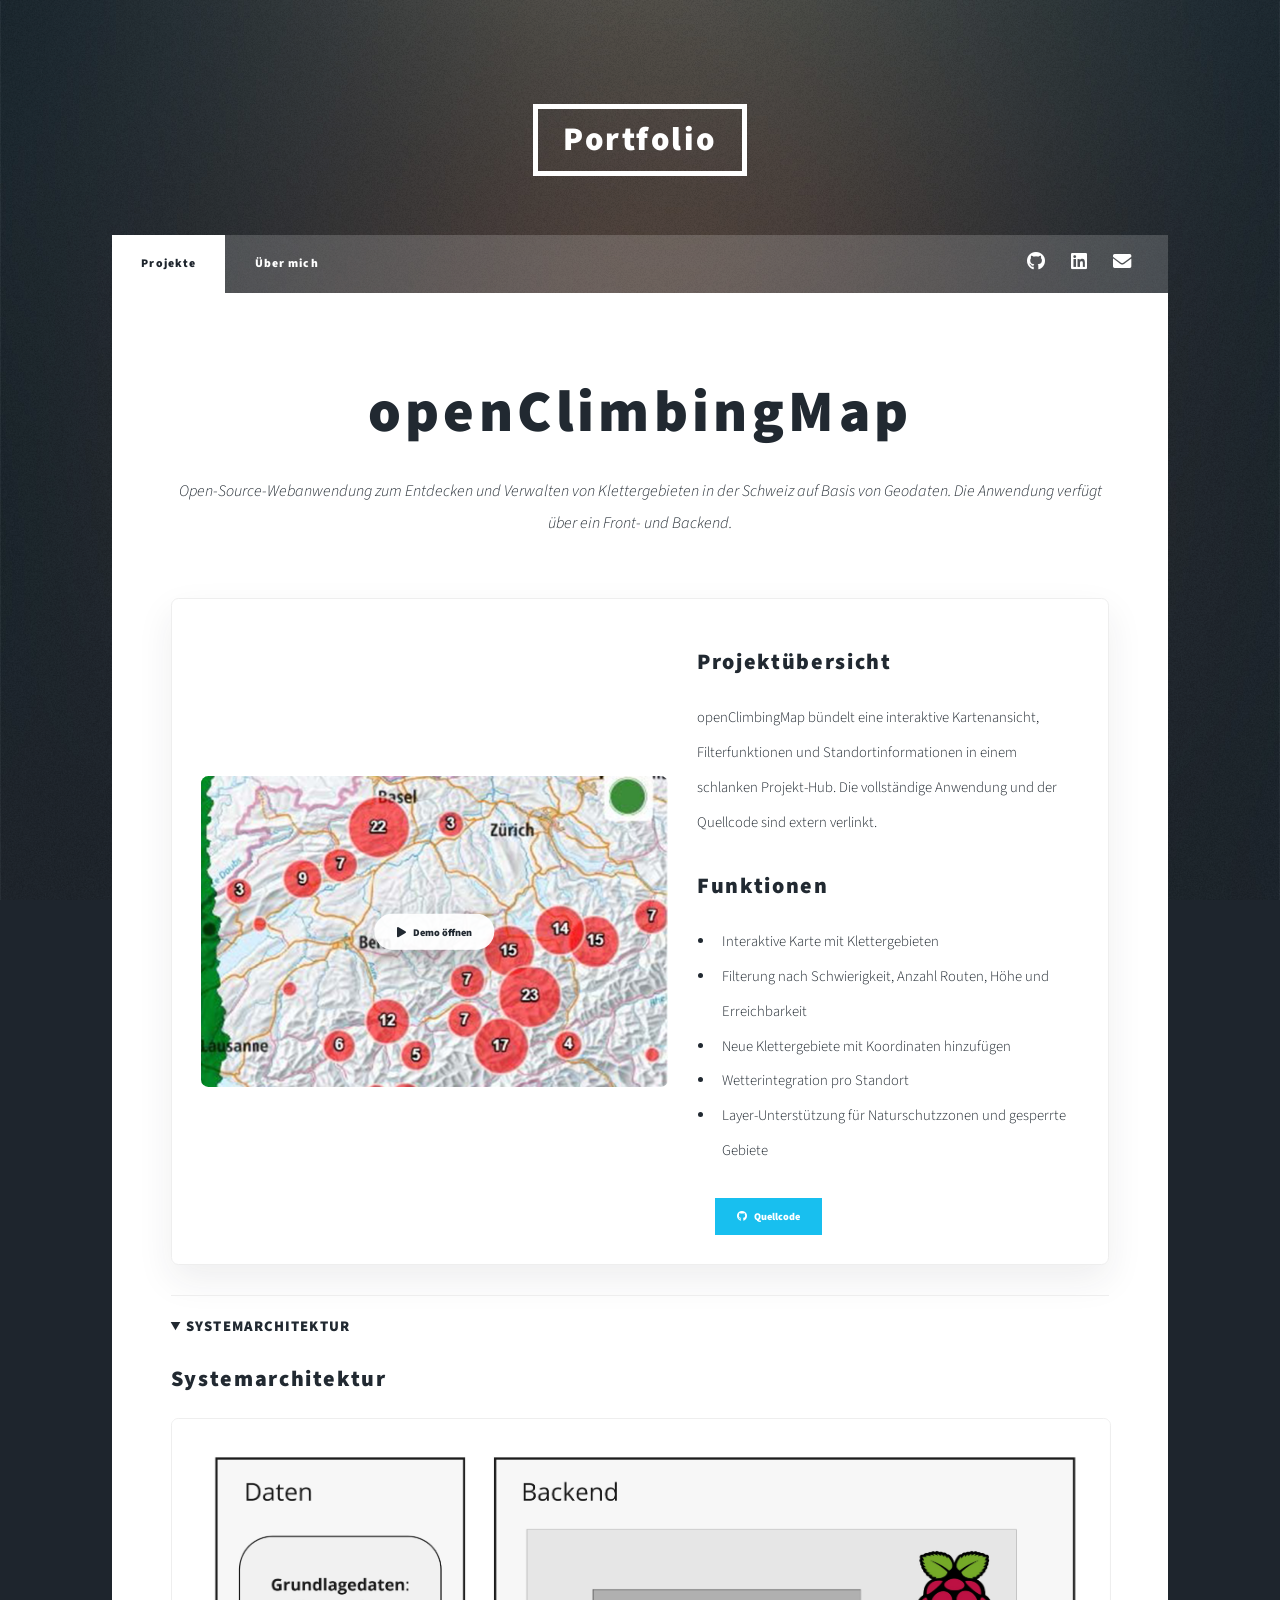
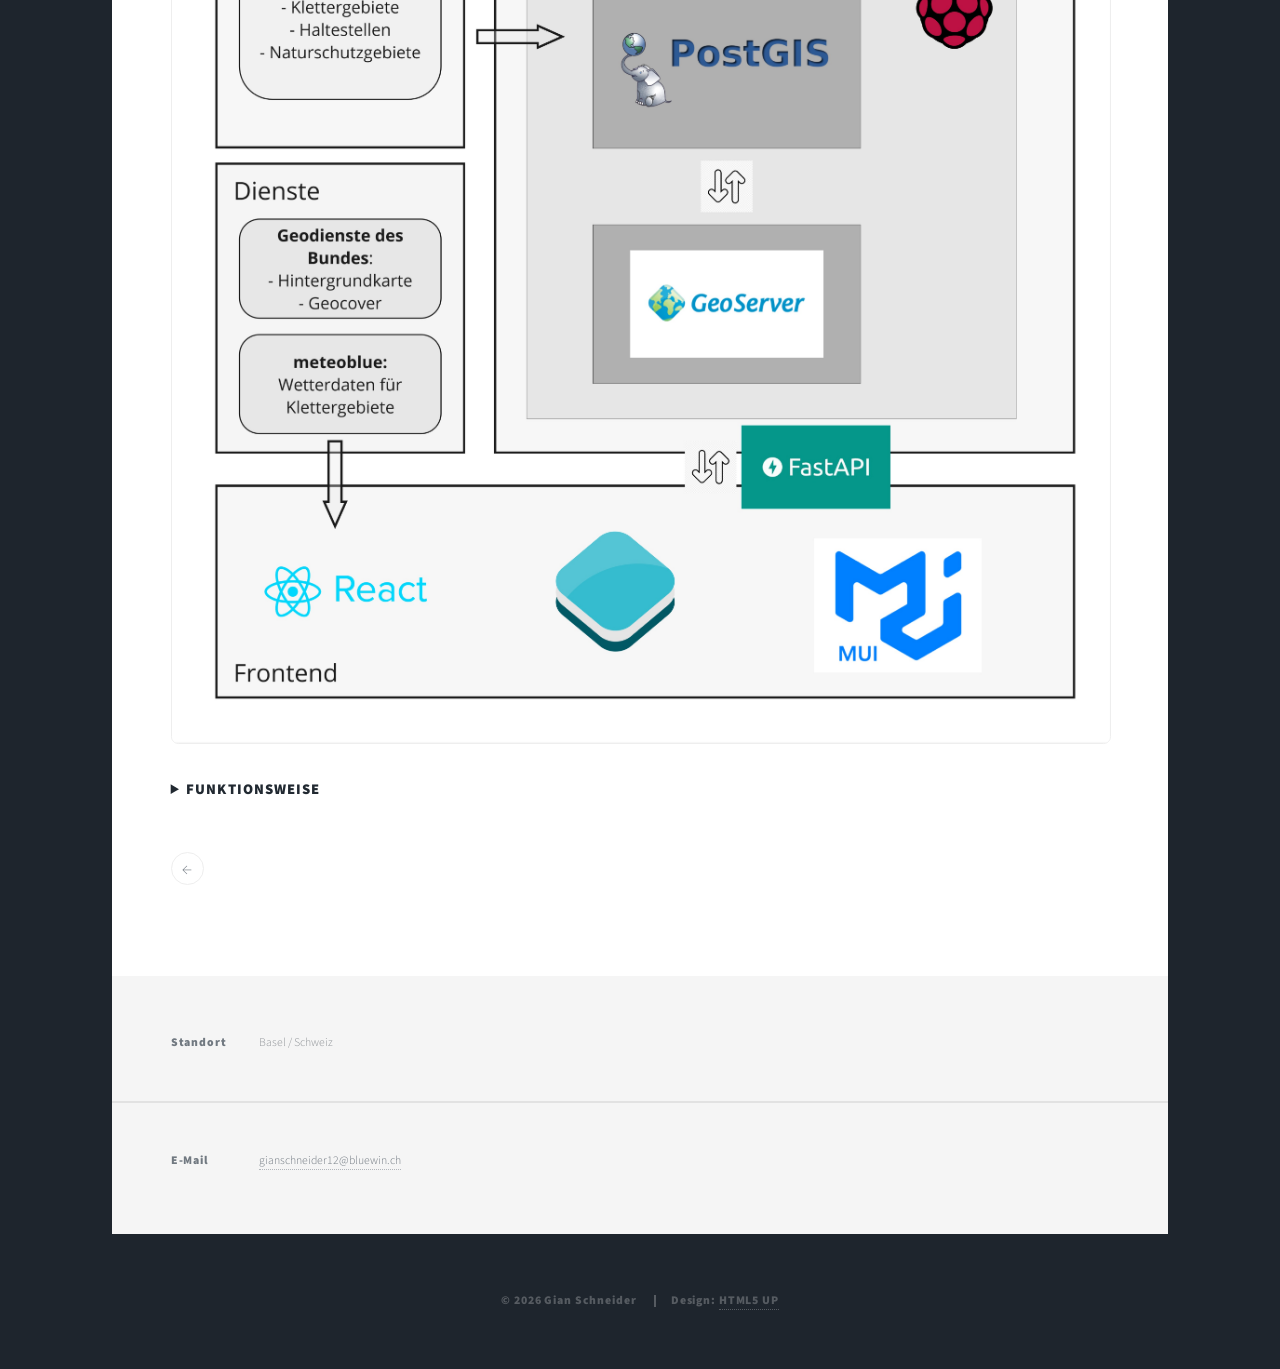
<file: project-openclimbingmap.html>
<!doctype html>
<html>
  <head>
    <title>Projekt | openClimbingMap</title>
    <meta charset="utf-8" />
    <meta
      name="viewport"
      content="width=device-width, initial-scale=1, user-scalable=no"
    />
    <meta
      name="description"
      content="Projektseite zur openClimbingMap, einer interaktiven Open-Source-Webanwendung für Klettergebiete in der Schweiz"
    />
    <link rel="stylesheet" href="assets/css/main.css?v=6" />
    <noscript
      ><link rel="stylesheet" href="assets/css/noscript.css"
    /></noscript>
    <style>
      .project-detail {
        max-width: 1000px;
        margin: 0 auto;
      }
      .project-hub {
        display: grid;
        grid-template-columns: minmax(0, 1.1fr) minmax(18rem, 0.9fr);
        gap: 2rem;
        align-items: center;
        padding: 2rem;
        border: solid 1px #eeeeee;
        border-radius: 0.5rem;
        box-shadow: 0 1rem 2.5rem rgba(33, 41, 49, 0.08);
        transition:
          transform 0.2s ease,
          box-shadow 0.2s ease;
      }
      .project-hub:hover {
        transform: translateY(-0.2rem) scale(1.005);
        box-shadow: 0 1.25rem 3rem rgba(33, 41, 49, 0.14);
      }
      .project-preview {
        position: relative;
        overflow: hidden;
        border-radius: 0.5rem;
        background: #1e252d;
      }
      .project-preview img {
        display: block;
        width: 100%;
        min-height: 18rem;
        object-fit: cover;
      }
      .demo-overlay {
        position: absolute;
        left: 50%;
        top: 50%;
        transform: translate(-50%, -50%);
        border: 0;
        border-radius: 999px;
        background: rgba(255, 255, 255, 0.94);
        box-shadow: 0 0.75rem 2rem rgba(0, 0, 0, 0.22);
        color: #212931 !important;
        letter-spacing: 0;
        text-transform: none;
      }
      .demo-overlay:hover {
        background: #18bfef;
        color: #ffffff !important;
      }
      .project-content p {
        text-align: left;
      }
      .project-detail h3 {
        margin-top: 1.2rem;
      }
      .project-detail ul {
        padding-left: 1.2rem;
      }
      .actions.project-links {
        display: flex;
        flex-wrap: wrap;
        gap: 0.75rem;
        margin-left: 0;
        margin-bottom: 0;
      }
      .actions.project-links li {
        padding-left: 0;
      }
      .actions.project-links .button {
        background: #18bfef;
        box-shadow: none;
        color: #ffffff !important;
        letter-spacing: 0;
        text-transform: none;
        transition:
          background-color 0.2s ease,
          box-shadow 0.2s ease,
          transform 0.2s ease;
      }
      .actions.project-links .button:hover {
        background: #149dca;
        box-shadow: 0 0.75rem 1.5rem rgba(24, 191, 239, 0.28);
        color: #ffffff !important;
        transform: translateY(-0.12rem);
      }
      .project-foldouts {
        margin-top: 2rem;
      }
      .project-foldouts details {
        border-top: solid 1px #eeeeee;
        padding: 1rem 0;
      }
      .project-foldouts details + details {
        border-top: 0;
      }
      .project-foldouts summary {
        cursor: pointer;
        font-family: "Source Sans Pro", Helvetica, sans-serif;
        font-weight: 900;
        letter-spacing: 0.075em;
        text-transform: uppercase;
      }
      .architecture-diagram {
        margin: 1rem 0 0 0;
      }
      .architecture-diagram img {
        display: block;
        width: 100%;
        height: auto;
        border: solid 1px #eeeeee;
        border-radius: 0.5rem;
      }
      .project-stack {
        margin: 1rem 0 0 0;
      }
      .project-stack div {
        display: grid;
        grid-template-columns: 8rem minmax(0, 1fr);
        gap: 1rem;
        padding: 0.35rem 0;
        border-top: solid 1px rgba(220, 220, 220, 0.35);
      }
      .project-stack div:first-child {
        border-top: 0;
      }
      .project-stack dt {
        font-family: "Source Sans Pro", Helvetica, sans-serif;
        font-weight: 900;
        text-transform: uppercase;
      }
      .project-stack dd {
        margin: 0;
      }
      .project-back-wrap {
        margin-top: 2rem;
      }
      .project-back {
        display: inline-flex;
        align-items: center;
        justify-content: center;
        width: 2.25rem;
        height: 2.25rem;
        border: solid 1px #eeeeee;
        border-radius: 50%;
        color: #717981 !important;
        font-family: "Source Sans Pro", Helvetica, sans-serif;
        font-size: 1.1rem;
        line-height: 1;
        text-decoration: none;
        transition:
          border-color 0.2s ease,
          color 0.2s ease,
          transform 0.2s ease;
      }
      .project-back:hover {
        border-color: #18bfef;
        color: #18bfef !important;
        transform: translateX(-0.15rem);
      }
      @media screen and (max-width: 980px) {
        .project-hub {
          grid-template-columns: 1fr;
        }
      }
      @media screen and (max-width: 736px) {
        .project-hub {
          padding: 1.25rem;
        }
        .project-preview img {
          min-height: 14rem;
        }
        .project-stack div {
          grid-template-columns: 1fr;
          gap: 0;
        }
      }
      @media (prefers-color-scheme: dark) {
        .project-hub {
          background: #1e252d;
          border-color: rgba(255, 255, 255, 0.18);
          color: #ffffff;
        }
        .project-hub h3,
        .project-hub strong {
          color: #ffffff;
        }
        .project-foldouts details,
        .architecture-diagram img {
          border-color: rgba(255, 255, 255, 0.18);
        }
        .project-stack div {
          border-top-color: rgba(255, 255, 255, 0.1);
        }
      }
    </style>
  </head>
  <body class="is-preload">
    <div id="wrapper">
      <header id="header">
        <a href="index.html" class="logo">Portfolio</a>
      </header>

      <nav id="nav">
        <ul class="links">
          <li class="active"><a href="index.html#header">Projekte</a></li>
          <li><a href="generic.html">Über mich</a></li>
        </ul>
        <ul class="icons">
          <li>
            <a
              href="https://github.com/gianschneider"
              class="icon brands fa-github"
              ><span class="label">GitHub</span></a
            >
          </li>
          <li>
            <a
              href="https://www.linkedin.com/in/gian-schneider/"
              class="icon brands fa-linkedin"
              ><span class="label">LinkedIn</span></a
            >
          </li>
          <li>
            <a
              href="mailto:gianschneider12@bluewin.ch"
              class="icon solid fa-envelope"
              ><span class="label">E-Mail</span></a
            >
          </li>
        </ul>
      </nav>

      <div id="main">
        <section class="post">
          <header class="major">
            <h1>openClimbingMap</h1>
            <p>
              Open-Source-Webanwendung zum Entdecken und Verwalten von
              Klettergebieten in der Schweiz auf Basis von Geodaten. Die
              Anwendung verfügt über ein Front- und Backend.
            </p>
          </header>

          <div class="project-detail">
            <article class="project-hub">
              <div class="project-preview">
                <img
                  src="Projekte/openClimbingMap/titelbild.jpg"
                  alt="Vorschau der openClimbingMap Webkarte"
                />
                <a
                  href="https://gianschneider.github.io/openClimbingMap/"
                  class="button small demo-overlay icon solid fa-play"
                  target="_blank"
                  rel="noopener"
                  >Demo öffnen</a
                >
              </div>

              <div class="project-content">
                <h3>Projektübersicht</h3>
                <p>
                  openClimbingMap bündelt eine interaktive Kartenansicht,
                  Filterfunktionen und Standortinformationen in einem schlanken
                  Projekt-Hub. Die vollständige Anwendung und der Quellcode sind
                  extern verlinkt.
                </p>

                <h3>Funktionen</h3>
                <ul>
                  <li>Interaktive Karte mit Klettergebieten</li>
                  <li>
                    Filterung nach Schwierigkeit, Anzahl Routen, Höhe und
                    Erreichbarkeit
                  </li>
                  <li>Neue Klettergebiete mit Koordinaten hinzufügen</li>
                  <li>Wetterintegration pro Standort</li>
                  <li>
                    Layer-Unterstützung für Naturschutzzonen und gesperrte
                    Gebiete
                  </li>
                </ul>

                <ul class="actions project-links">
                  <li>
                    <a
                      href="https://github.com/gianschneider/openClimbingMap"
                      class="button small icon brands fa-github"
                      target="_blank"
                      rel="noopener"
                      >Quellcode</a
                    >
                  </li>
                </ul>
              </div>
            </article>

            <div class="project-foldouts">
              <details open>
                <summary>Systemarchitektur</summary>
                <h3>Systemarchitektur</h3>
                <figure class="architecture-diagram">
                  <img
                    src="Projekte/openClimbingMap/architektur.jpeg"
                    alt="Systemarchitektur von openClimbingMap"
                    loading="lazy"
                  />
                </figure>
              </details>

              <details>
                <summary>Funktionsweise</summary>
                <dl class="project-stack">
                  <div>
                    <dt>Frontend</dt>
                    <dd>React + Leaflet</dd>
                  </div>
                  <div>
                    <dt>Backend</dt>
                    <dd>FastAPI + PostGIS + GeoServer</dd>
                  </div>
                  <div>
                    <dt>Routing</dt>
                    <dd>pgRouting</dd>
                  </div>
                  <div>
                    <dt>Datenquellen</dt>
                    <dd>OpenStreetMap, Weather API</dd>
                  </div>
                </dl>
              </details>
            </div>

            <p class="project-back-wrap">
              <a
                href="index.html#header"
                class="project-back"
                aria-label="Zurück zur Startseite"
                >&larr;</a
              >
            </p>
          </div>
        </section>
      </div>

      <footer id="footer">
        <section class="split contact">
          <section class="alt">
            <h3>Standort</h3>
            <p>Basel / Schweiz</p>
          </section>
          <section>
            <h3>E-Mail</h3>
            <p>
              <a href="mailto:gianschneider12@bluewin.ch"
                >gianschneider12@bluewin.ch</a
              >
            </p>
          </section>
        </section>
      </footer>

      <div id="copyright">
        <ul>
          <li>&copy; 2026 Gian Schneider</li>
          <li>Design: <a href="https://html5up.net">HTML5 UP</a></li>
        </ul>
      </div>
    </div>

    <script src="assets/js/jquery.min.js"></script>
    <script src="assets/js/jquery.scrollex.min.js"></script>
    <script src="assets/js/jquery.scrolly.min.js"></script>
    <script src="assets/js/browser.min.js"></script>
    <script src="assets/js/breakpoints.min.js"></script>
    <script src="assets/js/util.js"></script>
    <script src="assets/js/main.js"></script>
  </body>
</html>
</file>
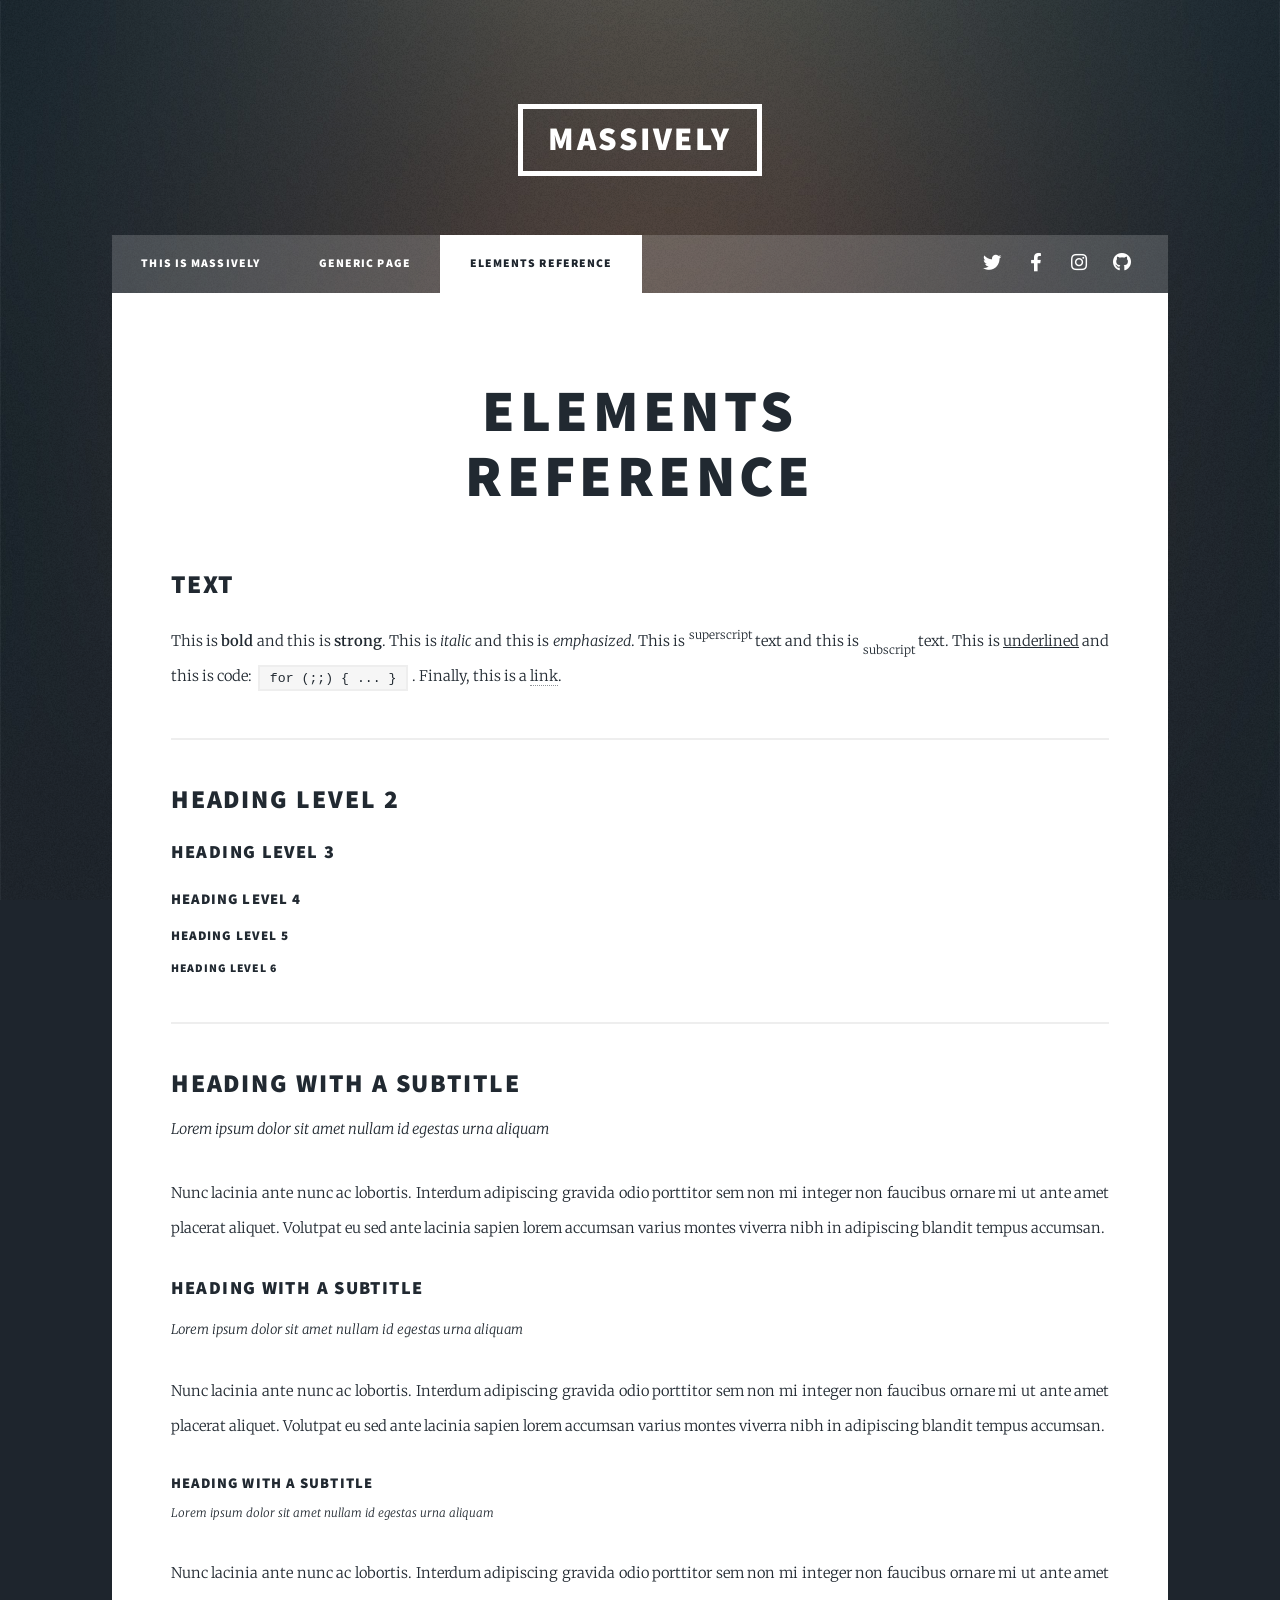
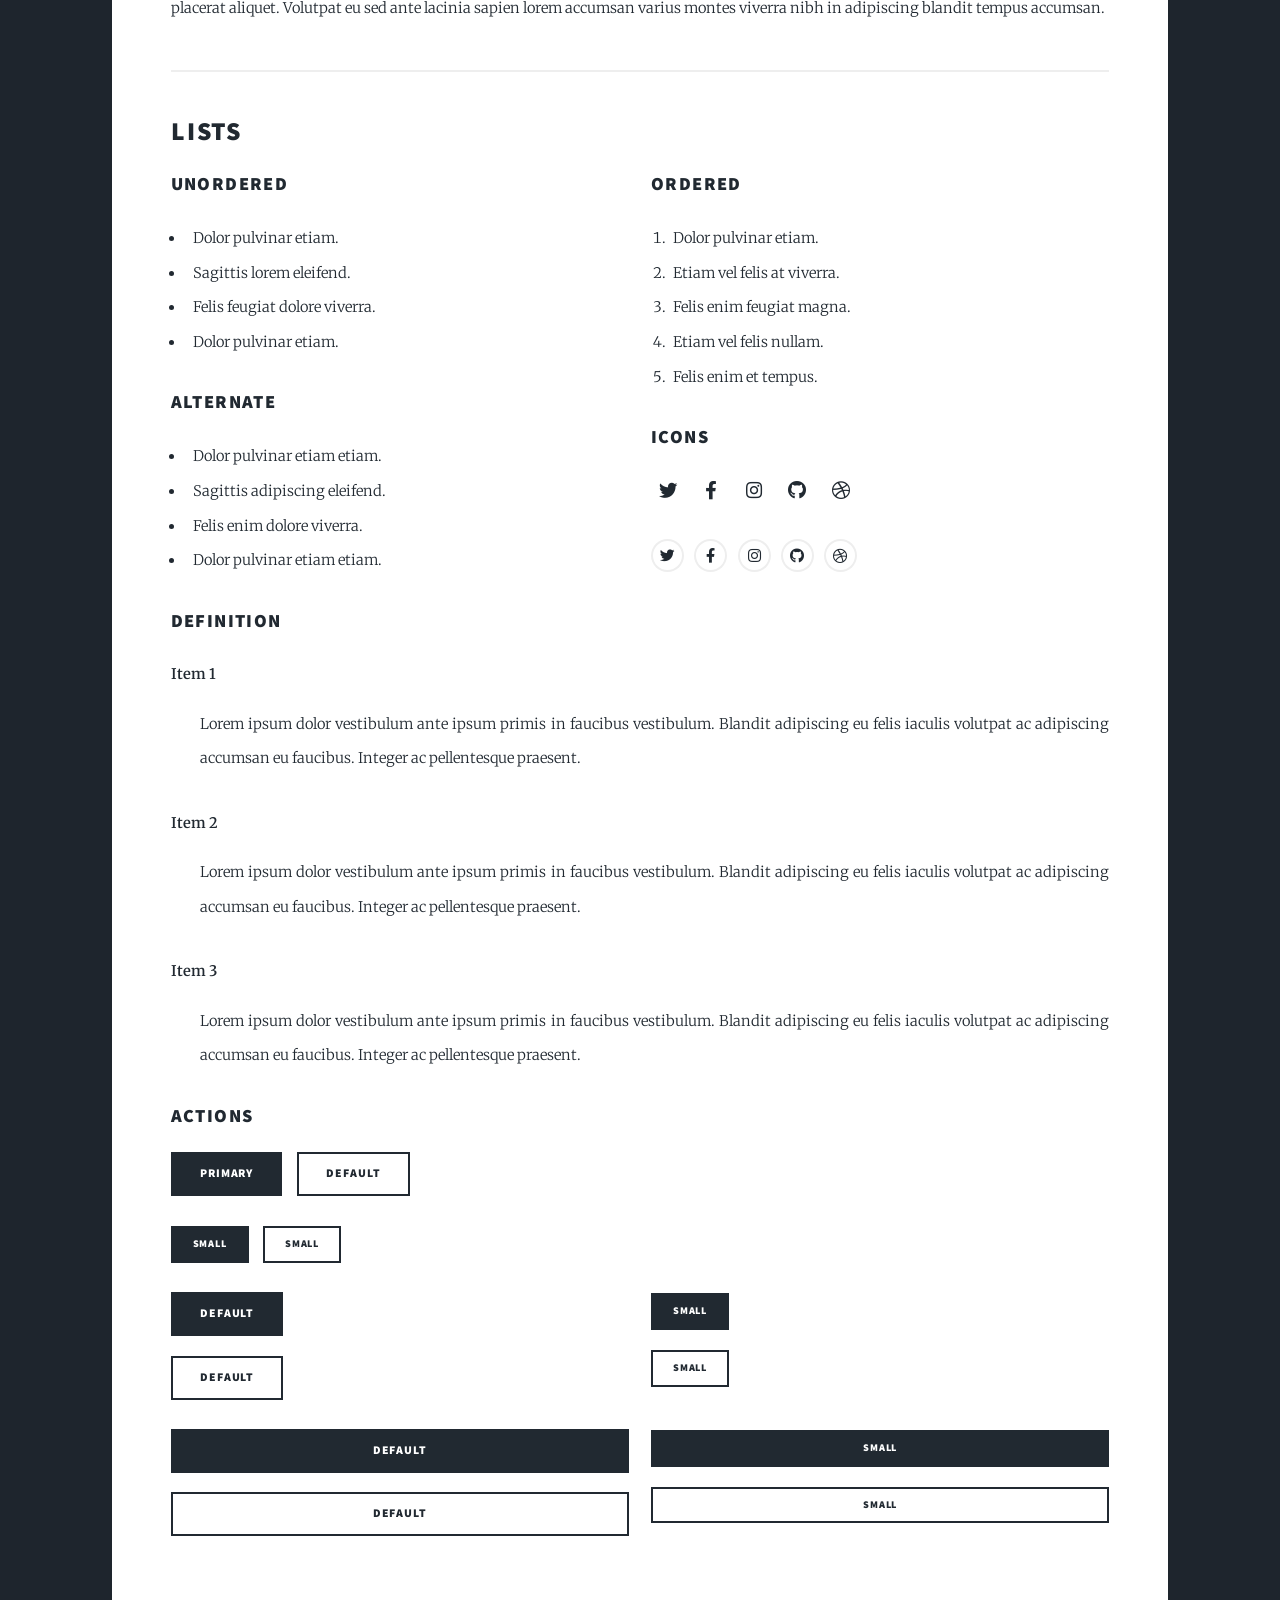
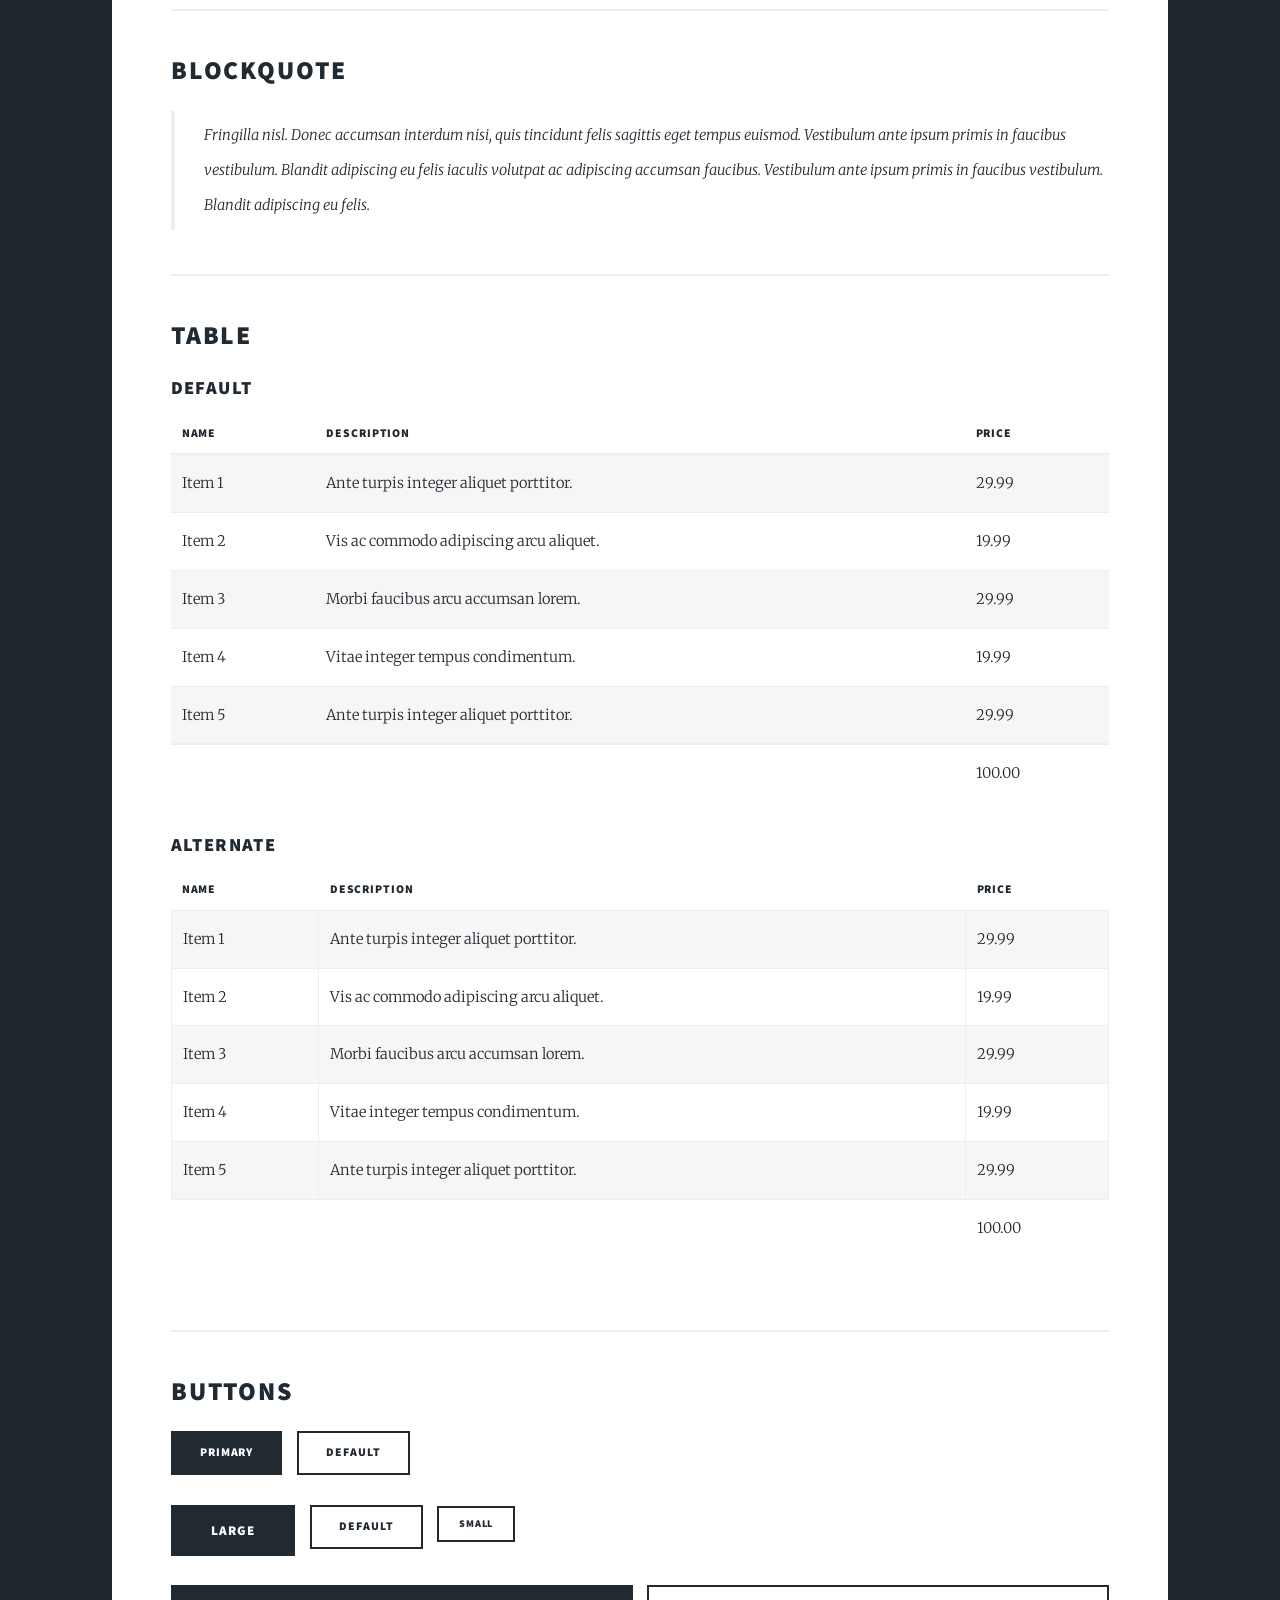
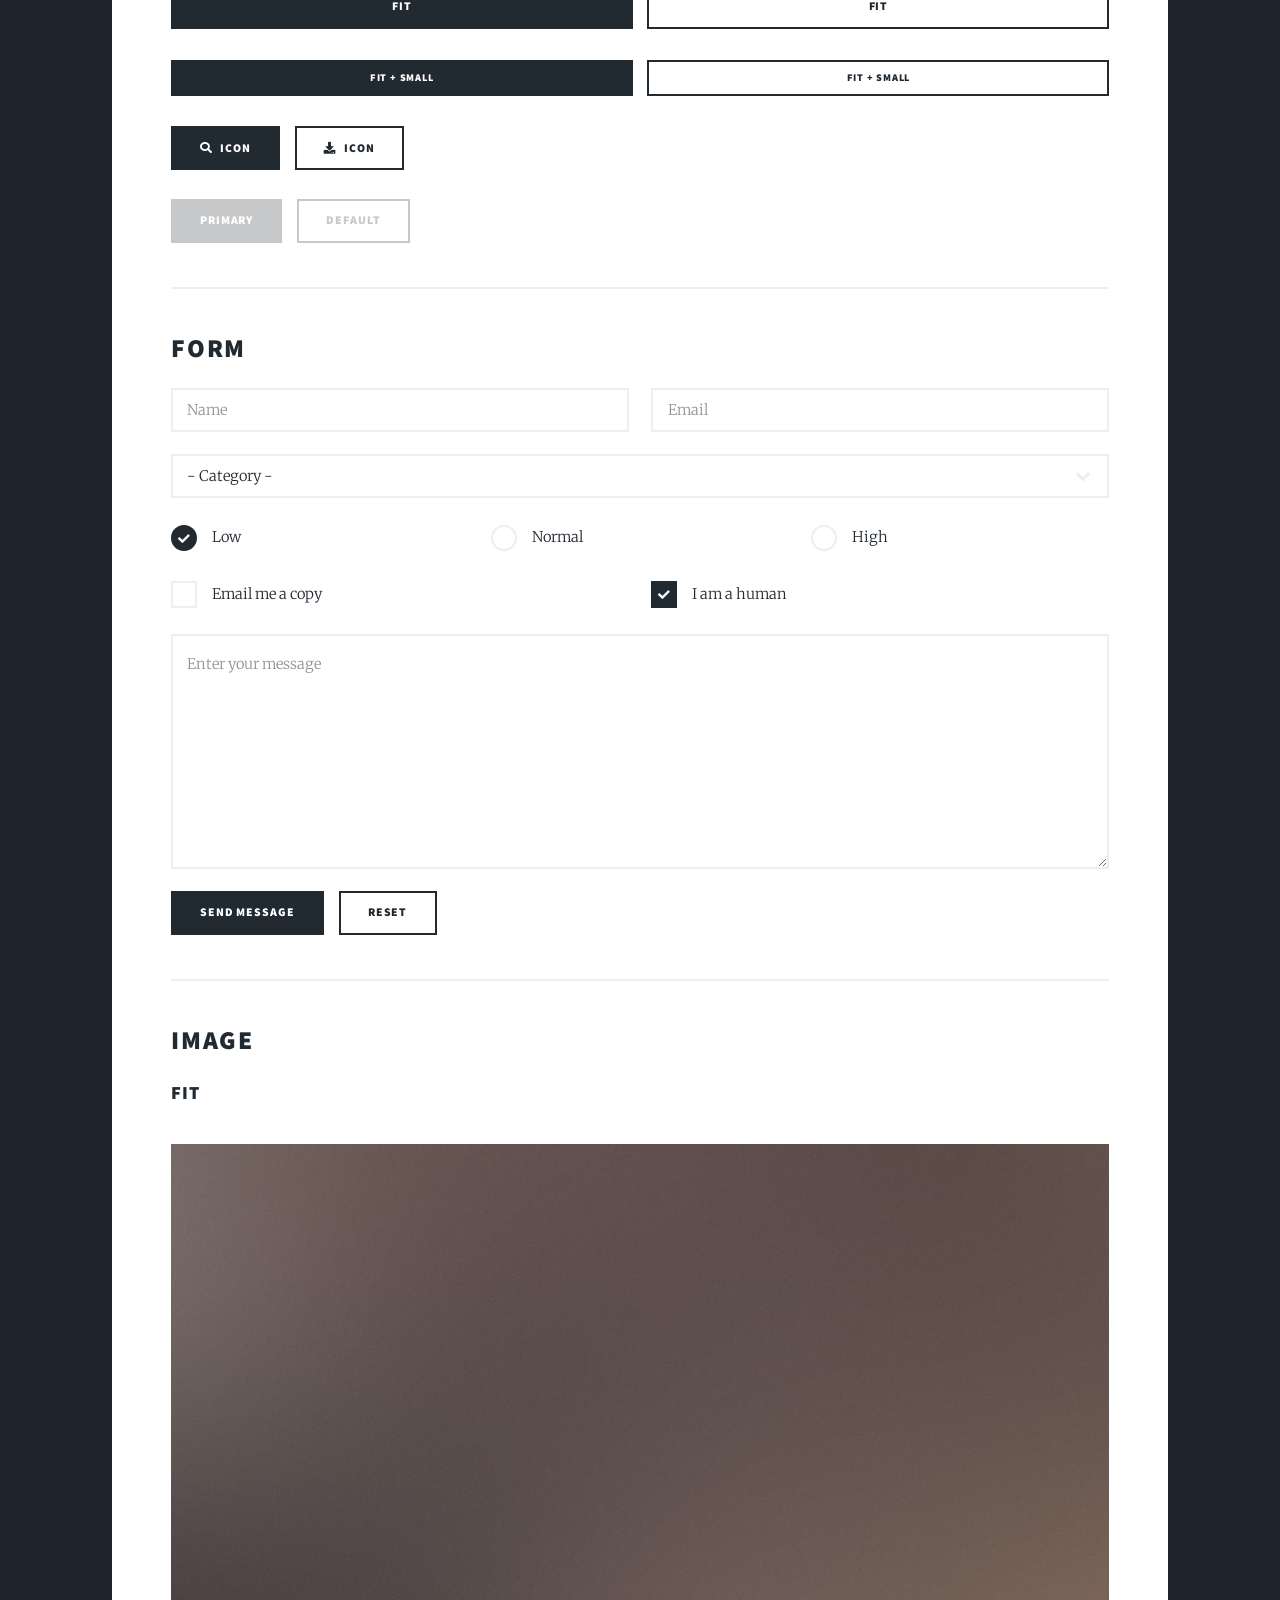
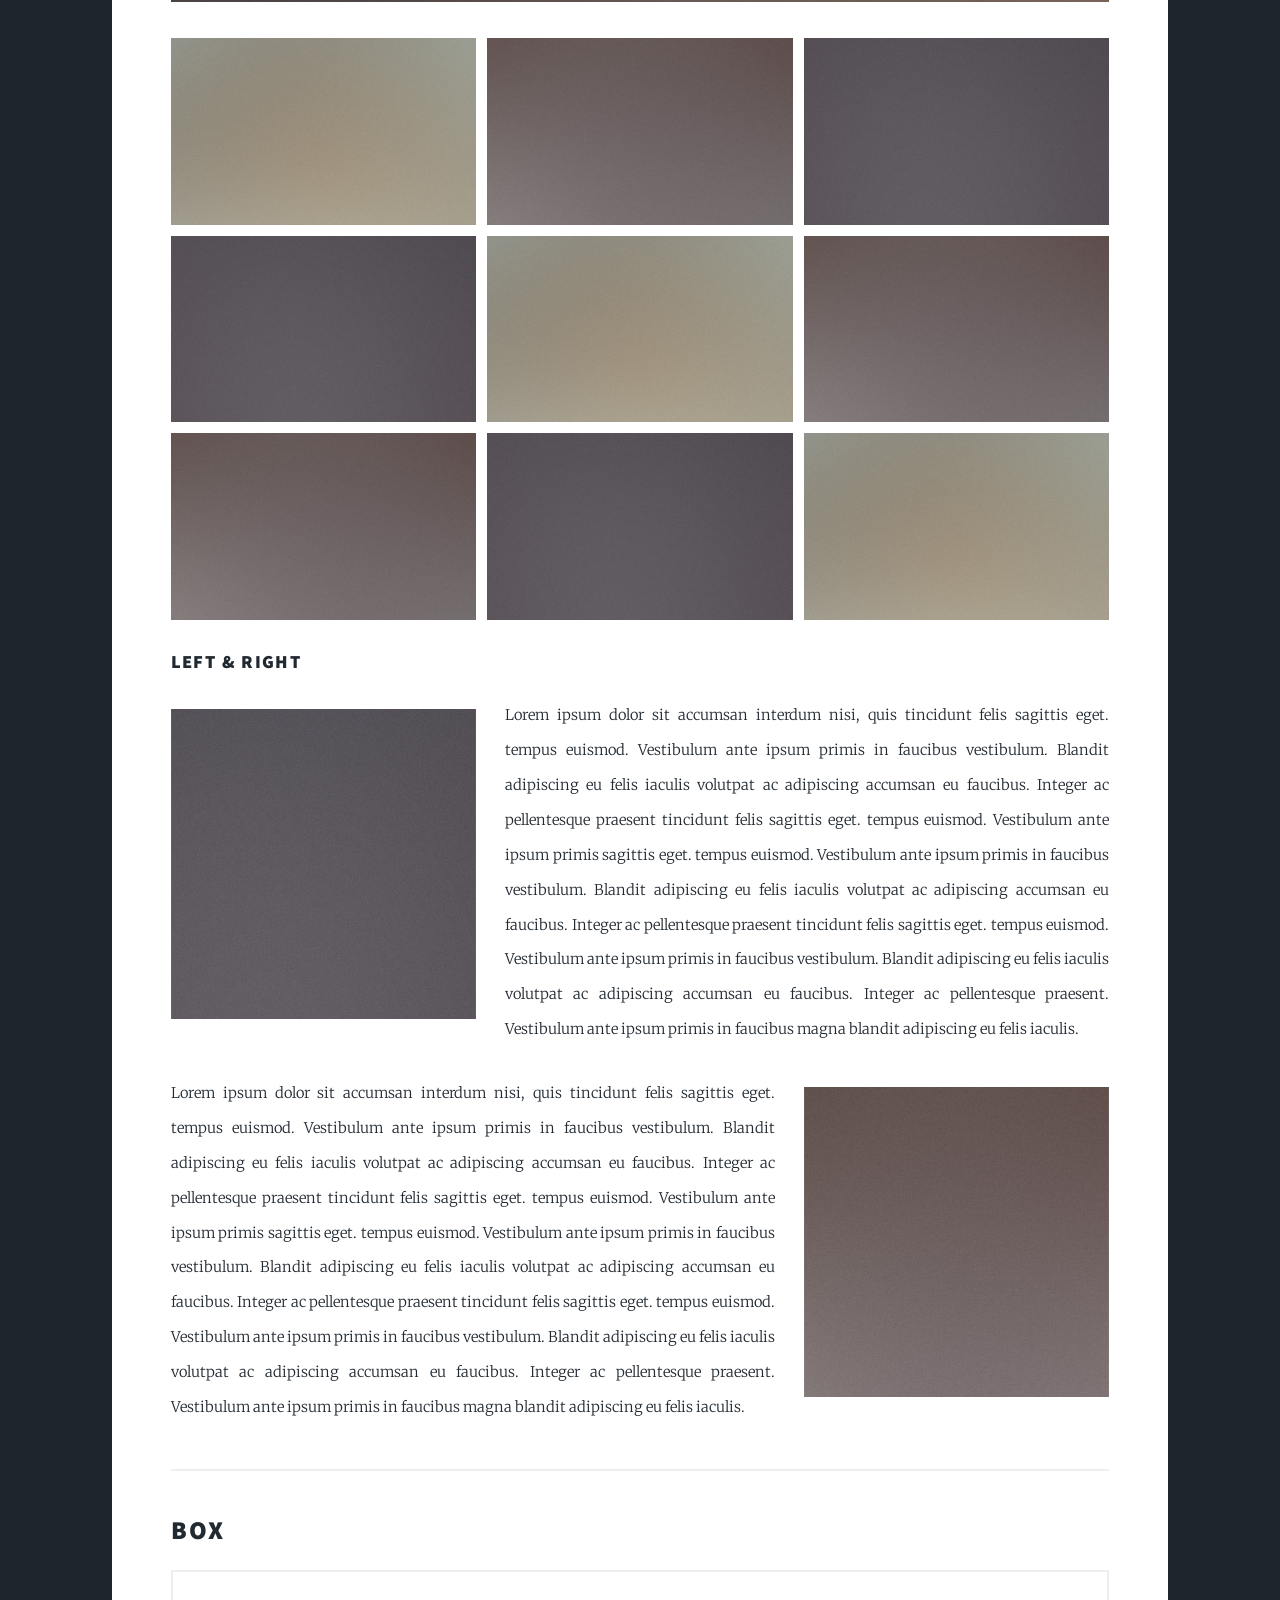
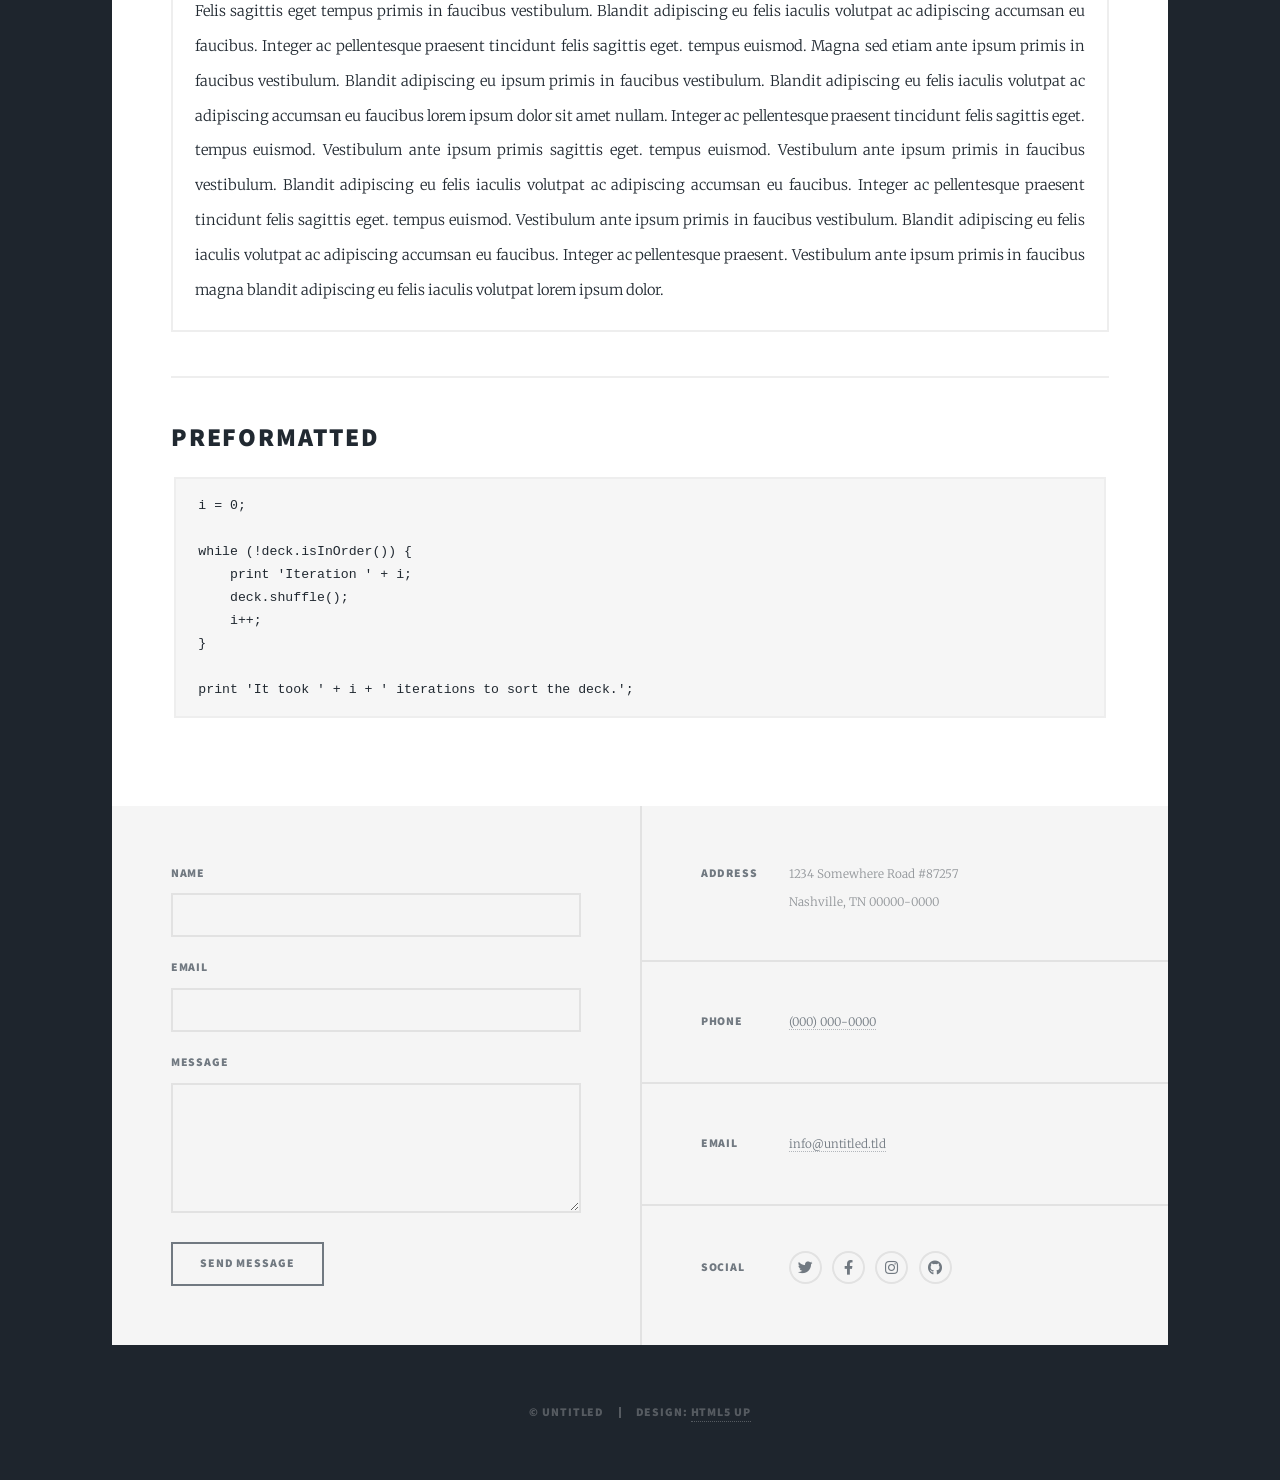
<file: html5up-massively/elements.html>
<!DOCTYPE HTML>
<!--
	Massively by HTML5 UP
	html5up.net | @ajlkn
	Free for personal and commercial use under the CCA 3.0 license (html5up.net/license)
-->
<html>
	<head>
		<title>Elements Reference - Massively by HTML5 UP</title>
		<meta charset="utf-8" />
		<meta name="viewport" content="width=device-width, initial-scale=1, user-scalable=no" />
		<link rel="stylesheet" href="assets/css/main.css" />
		<noscript><link rel="stylesheet" href="assets/css/noscript.css" /></noscript>
	</head>
	<body class="is-preload">

		<!-- Wrapper -->
			<div id="wrapper">

				<!-- Header -->
					<header id="header">
						<a href="index.html" class="logo">Massively</a>
					</header>

				<!-- Nav -->
					<nav id="nav">
						<ul class="links">
							<li><a href="index.html">This is Massively</a></li>
							<li><a href="generic.html">Generic Page</a></li>
							<li class="active"><a href="elements.html">Elements Reference</a></li>
						</ul>
						<ul class="icons">
							<li><a href="#" class="icon brands fa-twitter"><span class="label">Twitter</span></a></li>
							<li><a href="#" class="icon brands fa-facebook-f"><span class="label">Facebook</span></a></li>
							<li><a href="#" class="icon brands fa-instagram"><span class="label">Instagram</span></a></li>
							<li><a href="#" class="icon brands fa-github"><span class="label">GitHub</span></a></li>
						</ul>
					</nav>

				<!-- Main -->
					<div id="main">

						<!-- Post -->
							<section class="post">
								<header class="major">
									<h1>Elements<br />
									Reference</h1>
								</header>

								<!-- Text stuff -->
									<h2>Text</h2>
									<p>This is <b>bold</b> and this is <strong>strong</strong>. This is <i>italic</i> and this is <em>emphasized</em>.
									This is <sup>superscript</sup> text and this is <sub>subscript</sub> text.
									This is <u>underlined</u> and this is code: <code>for (;;) { ... }</code>.
									Finally, this is a <a href="#">link</a>.</p>
									<hr />
									<h2>Heading Level 2</h2>
									<h3>Heading Level 3</h3>
									<h4>Heading Level 4</h4>
									<h5>Heading Level 5</h5>
									<h6>Heading Level 6</h6>
									<hr />
									<header>
										<h2>Heading with a Subtitle</h2>
										<p>Lorem ipsum dolor sit amet nullam id egestas urna aliquam</p>
									</header>
									<p>Nunc lacinia ante nunc ac lobortis. Interdum adipiscing gravida odio porttitor sem non mi integer non faucibus ornare mi ut ante amet placerat aliquet. Volutpat eu sed ante lacinia sapien lorem accumsan varius montes viverra nibh in adipiscing blandit tempus accumsan.</p>
									<header>
										<h3>Heading with a Subtitle</h3>
										<p>Lorem ipsum dolor sit amet nullam id egestas urna aliquam</p>
									</header>
									<p>Nunc lacinia ante nunc ac lobortis. Interdum adipiscing gravida odio porttitor sem non mi integer non faucibus ornare mi ut ante amet placerat aliquet. Volutpat eu sed ante lacinia sapien lorem accumsan varius montes viverra nibh in adipiscing blandit tempus accumsan.</p>
									<header>
										<h4>Heading with a Subtitle</h4>
										<p>Lorem ipsum dolor sit amet nullam id egestas urna aliquam</p>
									</header>
									<p>Nunc lacinia ante nunc ac lobortis. Interdum adipiscing gravida odio porttitor sem non mi integer non faucibus ornare mi ut ante amet placerat aliquet. Volutpat eu sed ante lacinia sapien lorem accumsan varius montes viverra nibh in adipiscing blandit tempus accumsan.</p>

									<hr />

								<!-- Lists -->
									<h2>Lists</h2>
									<div class="row">
										<div class="col-6 col-12-small">

											<h3>Unordered</h3>
											<ul>
												<li>Dolor pulvinar etiam.</li>
												<li>Sagittis lorem eleifend.</li>
												<li>Felis feugiat dolore viverra.</li>
												<li>Dolor pulvinar etiam.</li>
											</ul>

											<h3>Alternate</h3>
											<ul class="alt">
												<li>Dolor pulvinar etiam etiam.</li>
												<li>Sagittis adipiscing eleifend.</li>
												<li>Felis enim dolore viverra.</li>
												<li>Dolor pulvinar etiam etiam.</li>
											</ul>

										</div>
										<div class="col-6 col-12-small">

											<h3>Ordered</h3>
											<ol>
												<li>Dolor pulvinar etiam.</li>
												<li>Etiam vel felis at viverra.</li>
												<li>Felis enim feugiat magna.</li>
												<li>Etiam vel felis nullam.</li>
												<li>Felis enim et tempus.</li>
											</ol>

											<h3>Icons</h3>
											<ul class="icons">
												<li><a href="#" class="icon brands fa-twitter"><span class="label">Twitter</span></a></li>
												<li><a href="#" class="icon brands fa-facebook-f"><span class="label">Facebook</span></a></li>
												<li><a href="#" class="icon brands fa-instagram"><span class="label">Instagram</span></a></li>
												<li><a href="#" class="icon brands fa-github"><span class="label">Github</span></a></li>
												<li><a href="#" class="icon brands fa-dribbble"><span class="label">Dribbble</span></a></li>
											</ul>
											<ul class="icons alt">
												<li><a href="#" class="icon brands alt fa-twitter"><span class="label">Twitter</span></a></li>
												<li><a href="#" class="icon brands alt fa-facebook-f"><span class="label">Facebook</span></a></li>
												<li><a href="#" class="icon brands alt fa-instagram"><span class="label">Instagram</span></a></li>
												<li><a href="#" class="icon brands alt fa-github"><span class="label">Github</span></a></li>
												<li><a href="#" class="icon brands alt fa-dribbble"><span class="label">Dribbble</span></a></li>
											</ul>

										</div>
									</div>
									<h3>Definition</h3>
									<dl>
										<dt>Item 1</dt>
										<dd>
											<p>Lorem ipsum dolor vestibulum ante ipsum primis in faucibus vestibulum. Blandit adipiscing eu felis iaculis volutpat ac adipiscing accumsan eu faucibus. Integer ac pellentesque praesent.</p>
										</dd>
										<dt>Item 2</dt>
										<dd>
											<p>Lorem ipsum dolor vestibulum ante ipsum primis in faucibus vestibulum. Blandit adipiscing eu felis iaculis volutpat ac adipiscing accumsan eu faucibus. Integer ac pellentesque praesent.</p>
										</dd>
										<dt>Item 3</dt>
										<dd>
											<p>Lorem ipsum dolor vestibulum ante ipsum primis in faucibus vestibulum. Blandit adipiscing eu felis iaculis volutpat ac adipiscing accumsan eu faucibus. Integer ac pellentesque praesent.</p>
										</dd>
									</dl>

									<h3>Actions</h3>
									<ul class="actions">
										<li><a href="#" class="button primary">Primary</a></li>
										<li><a href="#" class="button">Default</a></li>
									</ul>
									<ul class="actions small">
										<li><a href="#" class="button primary small">Small</a></li>
										<li><a href="#" class="button small">Small</a></li>
									</ul>
									<div class="row">
										<div class="col-6 col-12-small">
											<ul class="actions stacked">
												<li><a href="#" class="button primary">Default</a></li>
												<li><a href="#" class="button">Default</a></li>
											</ul>
										</div>
										<div class="col-6 col-12-small">
											<ul class="actions stacked">
												<li><a href="#" class="button primary small">Small</a></li>
												<li><a href="#" class="button small">Small</a></li>
											</ul>
										</div>
									</div>
									<div class="row">
										<div class="col-6 col-12-small">
											<ul class="actions stacked">
												<li><a href="#" class="button primary fit">Default</a></li>
												<li><a href="#" class="button fit">Default</a></li>
											</ul>
										</div>
										<div class="col-6 col-12-small">
											<ul class="actions stacked">
												<li><a href="#" class="button primary small fit">Small</a></li>
												<li><a href="#" class="button small fit">Small</a></li>
											</ul>
										</div>
									</div>

									<hr />

								<!-- Blockquote -->
									<h2>Blockquote</h2>
									<blockquote>Fringilla nisl. Donec accumsan interdum nisi, quis tincidunt felis sagittis eget tempus euismod. Vestibulum ante ipsum primis in faucibus vestibulum. Blandit adipiscing eu felis iaculis volutpat ac adipiscing accumsan faucibus. Vestibulum ante ipsum primis in faucibus vestibulum. Blandit adipiscing eu felis.</blockquote>

									<hr />

								<!-- Table -->
									<h2>Table</h2>

									<h3>Default</h3>
									<div class="table-wrapper">
										<table>
											<thead>
												<tr>
													<th>Name</th>
													<th>Description</th>
													<th>Price</th>
												</tr>
											</thead>
											<tbody>
												<tr>
													<td>Item 1</td>
													<td>Ante turpis integer aliquet porttitor.</td>
													<td>29.99</td>
												</tr>
												<tr>
													<td>Item 2</td>
													<td>Vis ac commodo adipiscing arcu aliquet.</td>
													<td>19.99</td>
												</tr>
												<tr>
													<td>Item 3</td>
													<td> Morbi faucibus arcu accumsan lorem.</td>
													<td>29.99</td>
												</tr>
												<tr>
													<td>Item 4</td>
													<td>Vitae integer tempus condimentum.</td>
													<td>19.99</td>
												</tr>
												<tr>
													<td>Item 5</td>
													<td>Ante turpis integer aliquet porttitor.</td>
													<td>29.99</td>
												</tr>
											</tbody>
											<tfoot>
												<tr>
													<td colspan="2"></td>
													<td>100.00</td>
												</tr>
											</tfoot>
										</table>
									</div>

									<h3>Alternate</h3>
									<div class="table-wrapper">
										<table class="alt">
											<thead>
												<tr>
													<th>Name</th>
													<th>Description</th>
													<th>Price</th>
												</tr>
											</thead>
											<tbody>
												<tr>
													<td>Item 1</td>
													<td>Ante turpis integer aliquet porttitor.</td>
													<td>29.99</td>
												</tr>
												<tr>
													<td>Item 2</td>
													<td>Vis ac commodo adipiscing arcu aliquet.</td>
													<td>19.99</td>
												</tr>
												<tr>
													<td>Item 3</td>
													<td> Morbi faucibus arcu accumsan lorem.</td>
													<td>29.99</td>
												</tr>
												<tr>
													<td>Item 4</td>
													<td>Vitae integer tempus condimentum.</td>
													<td>19.99</td>
												</tr>
												<tr>
													<td>Item 5</td>
													<td>Ante turpis integer aliquet porttitor.</td>
													<td>29.99</td>
												</tr>
											</tbody>
											<tfoot>
												<tr>
													<td colspan="2"></td>
													<td>100.00</td>
												</tr>
											</tfoot>
										</table>
									</div>

									<hr />

								<!-- Buttons -->
									<h2>Buttons</h2>
									<ul class="actions">
										<li><a href="#" class="button primary">Primary</a></li>
										<li><a href="#" class="button">Default</a></li>
									</ul>
									<ul class="actions">
										<li><a href="#" class="button primary large">Large</a></li>
										<li><a href="#" class="button">Default</a></li>
										<li><a href="#" class="button small">Small</a></li>
									</ul>
									<ul class="actions fit">
										<li><a href="#" class="button primary fit">Fit</a></li>
										<li><a href="#" class="button fit">Fit</a></li>
									</ul>
									<ul class="actions fit small">
										<li><a href="#" class="button primary fit small">Fit + Small</a></li>
										<li><a href="#" class="button fit small">Fit + Small</a></li>
									</ul>
									<ul class="actions">
										<li><a href="#" class="button primary icon solid fa-search">Icon</a></li>
										<li><a href="#" class="button icon solid fa-download">Icon</a></li>
									</ul>
									<ul class="actions">
										<li><span class="button primary disabled">Primary</span></li>
										<li><span class="button disabled">Default</span></li>
									</ul>

									<hr />

								<!-- Form -->
									<h2>Form</h2>

									<form method="post" action="#">
										<div class="row gtr-uniform">
											<div class="col-6 col-12-xsmall">
												<input type="text" name="demo-name" id="demo-name" value="" placeholder="Name" />
											</div>
											<div class="col-6 col-12-xsmall">
												<input type="email" name="demo-email" id="demo-email" value="" placeholder="Email" />
											</div>
											<!-- Break -->
											<div class="col-12">
												<select name="demo-category" id="demo-category">
													<option value="">- Category -</option>
													<option value="1">Manufacturing</option>
													<option value="1">Shipping</option>
													<option value="1">Administration</option>
													<option value="1">Human Resources</option>
												</select>
											</div>
											<!-- Break -->
											<div class="col-4 col-12-small">
												<input type="radio" id="demo-priority-low" name="demo-priority" checked>
												<label for="demo-priority-low">Low</label>
											</div>
											<div class="col-4 col-12-small">
												<input type="radio" id="demo-priority-normal" name="demo-priority">
												<label for="demo-priority-normal">Normal</label>
											</div>
											<div class="col-4 col-12-small">
												<input type="radio" id="demo-priority-high" name="demo-priority">
												<label for="demo-priority-high">High</label>
											</div>
											<!-- Break -->
											<div class="col-6 col-12-small">
												<input type="checkbox" id="demo-copy" name="demo-copy">
												<label for="demo-copy">Email me a copy</label>
											</div>
											<div class="col-6 col-12-small">
												<input type="checkbox" id="demo-human" name="demo-human" checked>
												<label for="demo-human">I am a human</label>
											</div>
											<!-- Break -->
											<div class="col-12">
												<textarea name="demo-message" id="demo-message" placeholder="Enter your message" rows="6"></textarea>
											</div>
											<!-- Break -->
											<div class="col-12">
												<ul class="actions">
													<li><input type="submit" value="Send Message" class="primary" /></li>
													<li><input type="reset" value="Reset" /></li>
												</ul>
											</div>
										</div>
									</form>

									<hr />

								<!-- Image -->
									<h2>Image</h2>

									<h3>Fit</h3>
									<span class="image fit"><img src="images/pic01.jpg" alt="" /></span>
									<div class="box alt">
										<div class="row gtr-50 gtr-uniform">
											<div class="col-4"><span class="image fit"><img src="images/pic02.jpg" alt="" /></span></div>
											<div class="col-4"><span class="image fit"><img src="images/pic03.jpg" alt="" /></span></div>
											<div class="col-4"><span class="image fit"><img src="images/pic04.jpg" alt="" /></span></div>
											<!-- Break -->
											<div class="col-4"><span class="image fit"><img src="images/pic04.jpg" alt="" /></span></div>
											<div class="col-4"><span class="image fit"><img src="images/pic02.jpg" alt="" /></span></div>
											<div class="col-4"><span class="image fit"><img src="images/pic03.jpg" alt="" /></span></div>
											<!-- Break -->
											<div class="col-4"><span class="image fit"><img src="images/pic03.jpg" alt="" /></span></div>
											<div class="col-4"><span class="image fit"><img src="images/pic04.jpg" alt="" /></span></div>
											<div class="col-4"><span class="image fit"><img src="images/pic02.jpg" alt="" /></span></div>
										</div>
									</div>

									<h3>Left &amp; Right</h3>
									<p><span class="image left"><img src="images/pic08.jpg" alt="" /></span>Lorem ipsum dolor sit accumsan interdum nisi, quis tincidunt felis sagittis eget. tempus euismod. Vestibulum ante ipsum primis in faucibus vestibulum. Blandit adipiscing eu felis iaculis volutpat ac adipiscing accumsan eu faucibus. Integer ac pellentesque praesent tincidunt felis sagittis eget. tempus euismod. Vestibulum ante ipsum primis sagittis eget. tempus euismod. Vestibulum ante ipsum primis in faucibus vestibulum. Blandit adipiscing eu felis iaculis volutpat ac adipiscing accumsan eu faucibus. Integer ac pellentesque praesent tincidunt felis sagittis eget. tempus euismod. Vestibulum ante ipsum primis in faucibus vestibulum. Blandit adipiscing eu felis iaculis volutpat ac adipiscing accumsan eu faucibus. Integer ac pellentesque praesent. Vestibulum ante ipsum primis in faucibus magna blandit adipiscing eu felis iaculis.</p>
									<p><span class="image right"><img src="images/pic09.jpg" alt="" /></span>Lorem ipsum dolor sit accumsan interdum nisi, quis tincidunt felis sagittis eget. tempus euismod. Vestibulum ante ipsum primis in faucibus vestibulum. Blandit adipiscing eu felis iaculis volutpat ac adipiscing accumsan eu faucibus. Integer ac pellentesque praesent tincidunt felis sagittis eget. tempus euismod. Vestibulum ante ipsum primis sagittis eget. tempus euismod. Vestibulum ante ipsum primis in faucibus vestibulum. Blandit adipiscing eu felis iaculis volutpat ac adipiscing accumsan eu faucibus. Integer ac pellentesque praesent tincidunt felis sagittis eget. tempus euismod. Vestibulum ante ipsum primis in faucibus vestibulum. Blandit adipiscing eu felis iaculis volutpat ac adipiscing accumsan eu faucibus. Integer ac pellentesque praesent. Vestibulum ante ipsum primis in faucibus magna blandit adipiscing eu felis iaculis.</p>

									<hr />

								<!-- Box -->
									<h2>Box</h2>
									<div class="box">
										<p>Felis sagittis eget tempus primis in faucibus vestibulum. Blandit adipiscing eu felis iaculis volutpat ac adipiscing accumsan eu faucibus. Integer ac pellentesque praesent tincidunt felis sagittis eget. tempus euismod. Magna sed etiam ante ipsum primis in faucibus vestibulum. Blandit adipiscing eu ipsum primis in faucibus vestibulum. Blandit adipiscing eu felis iaculis volutpat ac adipiscing accumsan eu faucibus lorem ipsum dolor sit amet nullam. Integer ac pellentesque praesent tincidunt felis sagittis eget. tempus euismod. Vestibulum ante ipsum primis sagittis eget. tempus euismod. Vestibulum ante ipsum primis in faucibus vestibulum. Blandit adipiscing eu felis iaculis volutpat ac adipiscing accumsan eu faucibus. Integer ac pellentesque praesent tincidunt felis sagittis eget. tempus euismod. Vestibulum ante ipsum primis in faucibus vestibulum. Blandit adipiscing eu felis iaculis volutpat ac adipiscing accumsan eu faucibus. Integer ac pellentesque praesent. Vestibulum ante ipsum primis in faucibus magna blandit adipiscing eu felis iaculis volutpat lorem ipsum dolor.</p>
									</div>

									<hr />

								<!-- Preformatted Code -->
									<h2>Preformatted</h2>
									<pre><code>i = 0;

while (!deck.isInOrder()) {
    print 'Iteration ' + i;
    deck.shuffle();
    i++;
}

print 'It took ' + i + ' iterations to sort the deck.';
</code></pre>

							</section>

					</div>

				<!-- Footer -->
					<footer id="footer">
						<section>
							<form method="post" action="#">
								<div class="fields">
									<div class="field">
										<label for="name">Name</label>
										<input type="text" name="name" id="name" />
									</div>
									<div class="field">
										<label for="email">Email</label>
										<input type="text" name="email" id="email" />
									</div>
									<div class="field">
										<label for="message">Message</label>
										<textarea name="message" id="message" rows="3"></textarea>
									</div>
								</div>
								<ul class="actions">
									<li><input type="submit" value="Send Message" /></li>
								</ul>
							</form>
						</section>
						<section class="split contact">
							<section class="alt">
								<h3>Address</h3>
								<p>1234 Somewhere Road #87257<br />
								Nashville, TN 00000-0000</p>
							</section>
							<section>
								<h3>Phone</h3>
								<p><a href="#">(000) 000-0000</a></p>
							</section>
							<section>
								<h3>Email</h3>
								<p><a href="#">info@untitled.tld</a></p>
							</section>
							<section>
								<h3>Social</h3>
								<ul class="icons alt">
									<li><a href="#" class="icon brands alt fa-twitter"><span class="label">Twitter</span></a></li>
									<li><a href="#" class="icon brands alt fa-facebook-f"><span class="label">Facebook</span></a></li>
									<li><a href="#" class="icon brands alt fa-instagram"><span class="label">Instagram</span></a></li>
									<li><a href="#" class="icon brands alt fa-github"><span class="label">GitHub</span></a></li>
								</ul>
							</section>
						</section>
					</footer>

				<!-- Copyright -->
					<div id="copyright">
						<ul><li>&copy; Untitled</li><li>Design: <a href="https://html5up.net">HTML5 UP</a></li></ul>
					</div>

			</div>

		<!-- Scripts -->
			<script src="assets/js/jquery.min.js"></script>
			<script src="assets/js/jquery.scrollex.min.js"></script>
			<script src="assets/js/jquery.scrolly.min.js"></script>
			<script src="assets/js/browser.min.js"></script>
			<script src="assets/js/breakpoints.min.js"></script>
			<script src="assets/js/util.js"></script>
			<script src="assets/js/main.js"></script>

	</body>
</html>
</file>
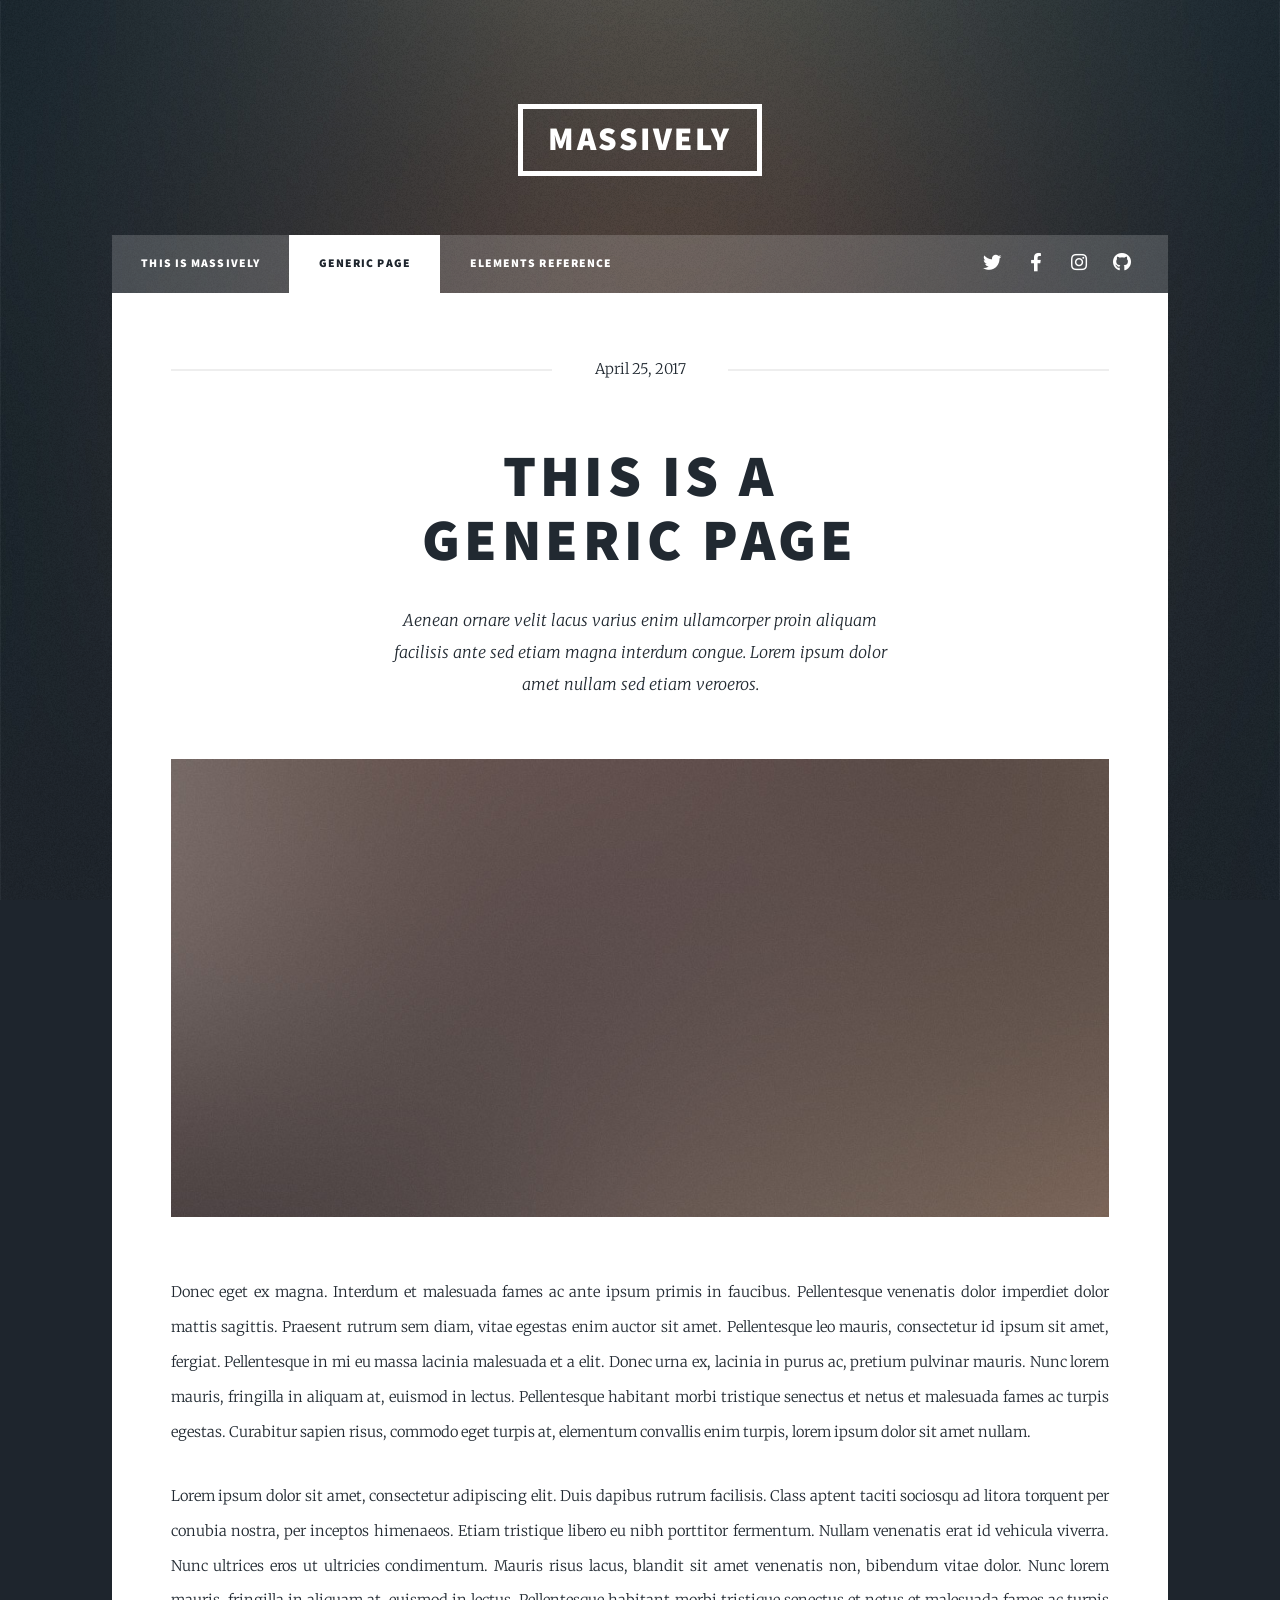
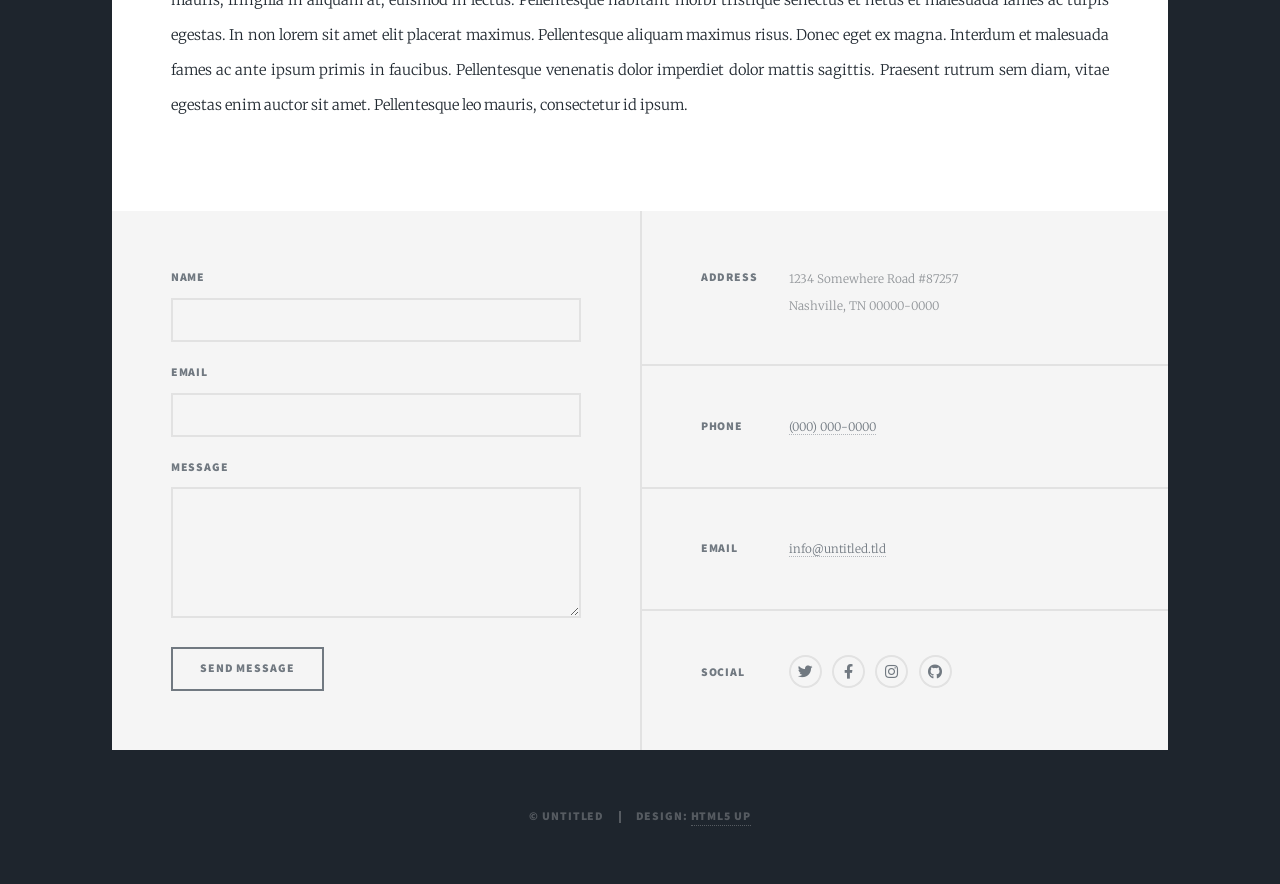
<file: html5up-massively/generic.html>
<!DOCTYPE HTML>
<!--
	Massively by HTML5 UP
	html5up.net | @ajlkn
	Free for personal and commercial use under the CCA 3.0 license (html5up.net/license)
-->
<html>
	<head>
		<title>Generic Page - Massively by HTML5 UP</title>
		<meta charset="utf-8" />
		<meta name="viewport" content="width=device-width, initial-scale=1, user-scalable=no" />
		<link rel="stylesheet" href="assets/css/main.css" />
		<noscript><link rel="stylesheet" href="assets/css/noscript.css" /></noscript>
	</head>
	<body class="is-preload">

		<!-- Wrapper -->
			<div id="wrapper">

				<!-- Header -->
					<header id="header">
						<a href="index.html" class="logo">Massively</a>
					</header>

				<!-- Nav -->
					<nav id="nav">
						<ul class="links">
							<li><a href="index.html">This is Massively</a></li>
							<li class="active"><a href="generic.html">Generic Page</a></li>
							<li><a href="elements.html">Elements Reference</a></li>
						</ul>
						<ul class="icons">
							<li><a href="#" class="icon brands fa-twitter"><span class="label">Twitter</span></a></li>
							<li><a href="#" class="icon brands fa-facebook-f"><span class="label">Facebook</span></a></li>
							<li><a href="#" class="icon brands fa-instagram"><span class="label">Instagram</span></a></li>
							<li><a href="#" class="icon brands fa-github"><span class="label">GitHub</span></a></li>
						</ul>
					</nav>

				<!-- Main -->
					<div id="main">

						<!-- Post -->
							<section class="post">
								<header class="major">
									<span class="date">April 25, 2017</span>
									<h1>This is a<br />
									Generic Page</h1>
									<p>Aenean ornare velit lacus varius enim ullamcorper proin aliquam<br />
									facilisis ante sed etiam magna interdum congue. Lorem ipsum dolor<br />
									amet nullam sed etiam veroeros.</p>
								</header>
								<div class="image main"><img src="images/pic01.jpg" alt="" /></div>
								<p>Donec eget ex magna. Interdum et malesuada fames ac ante ipsum primis in faucibus. Pellentesque venenatis dolor imperdiet dolor mattis sagittis. Praesent rutrum sem diam, vitae egestas enim auctor sit amet. Pellentesque leo mauris, consectetur id ipsum sit amet, fergiat. Pellentesque in mi eu massa lacinia malesuada et a elit. Donec urna ex, lacinia in purus ac, pretium pulvinar mauris. Nunc lorem mauris, fringilla in aliquam at, euismod in lectus. Pellentesque habitant morbi tristique senectus et netus et malesuada fames ac turpis egestas. Curabitur sapien risus, commodo eget turpis at, elementum convallis enim turpis, lorem ipsum dolor sit amet nullam.</p>
								<p>Lorem ipsum dolor sit amet, consectetur adipiscing elit. Duis dapibus rutrum facilisis. Class aptent taciti sociosqu ad litora torquent per conubia nostra, per inceptos himenaeos. Etiam tristique libero eu nibh porttitor fermentum. Nullam venenatis erat id vehicula viverra. Nunc ultrices eros ut ultricies condimentum. Mauris risus lacus, blandit sit amet venenatis non, bibendum vitae dolor. Nunc lorem mauris, fringilla in aliquam at, euismod in lectus. Pellentesque habitant morbi tristique senectus et netus et malesuada fames ac turpis egestas. In non lorem sit amet elit placerat maximus. Pellentesque aliquam maximus risus. Donec eget ex magna. Interdum et malesuada fames ac ante ipsum primis in faucibus. Pellentesque venenatis dolor imperdiet dolor mattis sagittis. Praesent rutrum sem diam, vitae egestas enim auctor sit amet. Pellentesque leo mauris, consectetur id ipsum.</p>
							</section>

					</div>

				<!-- Footer -->
					<footer id="footer">
						<section>
							<form method="post" action="#">
								<div class="fields">
									<div class="field">
										<label for="name">Name</label>
										<input type="text" name="name" id="name" />
									</div>
									<div class="field">
										<label for="email">Email</label>
										<input type="text" name="email" id="email" />
									</div>
									<div class="field">
										<label for="message">Message</label>
										<textarea name="message" id="message" rows="3"></textarea>
									</div>
								</div>
								<ul class="actions">
									<li><input type="submit" value="Send Message" /></li>
								</ul>
							</form>
						</section>
						<section class="split contact">
							<section class="alt">
								<h3>Address</h3>
								<p>1234 Somewhere Road #87257<br />
								Nashville, TN 00000-0000</p>
							</section>
							<section>
								<h3>Phone</h3>
								<p><a href="#">(000) 000-0000</a></p>
							</section>
							<section>
								<h3>Email</h3>
								<p><a href="#">info@untitled.tld</a></p>
							</section>
							<section>
								<h3>Social</h3>
								<ul class="icons alt">
									<li><a href="#" class="icon brands alt fa-twitter"><span class="label">Twitter</span></a></li>
									<li><a href="#" class="icon brands alt fa-facebook-f"><span class="label">Facebook</span></a></li>
									<li><a href="#" class="icon brands alt fa-instagram"><span class="label">Instagram</span></a></li>
									<li><a href="#" class="icon brands alt fa-github"><span class="label">GitHub</span></a></li>
								</ul>
							</section>
						</section>
					</footer>

				<!-- Copyright -->
					<div id="copyright">
						<ul><li>&copy; Untitled</li><li>Design: <a href="https://html5up.net">HTML5 UP</a></li></ul>
					</div>

			</div>

		<!-- Scripts -->
			<script src="assets/js/jquery.min.js"></script>
			<script src="assets/js/jquery.scrollex.min.js"></script>
			<script src="assets/js/jquery.scrolly.min.js"></script>
			<script src="assets/js/browser.min.js"></script>
			<script src="assets/js/breakpoints.min.js"></script>
			<script src="assets/js/util.js"></script>
			<script src="assets/js/main.js"></script>

	</body>
</html>
</file>
<file: assets/css/main.css>
@import url(fontawesome-all.min.css);
@import url("https://fonts.googleapis.com/css?family=Source+Sans+Pro:300,300italic,400,400italic,600,600italic,700,700italic,900");

/*
	Massively by HTML5 UP
	html5up.net | @ajlkn
	Free for personal and commercial use under the CCA 3.0 license (html5up.net/license)
*/

html, body, div, span, applet, object,
iframe, h1, h2, h3, h4, h5, h6, p, blockquote,
pre, a, abbr, acronym, address, big, cite,
code, del, dfn, em, img, ins, kbd, q, s, samp,
small, strike, strong, sub, sup, tt, var, b,
u, i, center, dl, dt, dd, ol, ul, li, fieldset,
form, label, legend, table, caption, tbody,
tfoot, thead, tr, th, td, article, aside,
canvas, details, embed, figure, figcaption,
footer, header, hgroup, menu, nav, output, ruby,
section, summary, time, mark, audio, video {
	margin: 0;
	padding: 0;
	border: 0;
	font-size: 100%;
	font: inherit;
	vertical-align: baseline;}

article, aside, details, figcaption, figure,
footer, header, hgroup, menu, nav, section {
	display: block;}

body {
	line-height: 1;
}

ol, ul {
	list-style: none;
}

blockquote, q {
	quotes: none;
}

	blockquote:before, blockquote:after, q:before, q:after {
		content: '';
		content: none;
	}

/* Portfolio additions */

	@media screen and (min-width: 737px) {

		#main > .posts.projects-grid.projects-grid-odd:after {
			content: '';
			display: block;
			width: 50%;
			border-top: solid 2px #eeeeee;
			box-sizing: border-box;
		}

	}

	.youtube-facade {
		position: relative;
		height: 0;
		max-width: 100%;
		margin-bottom: 0.75rem;
		padding-bottom: 56.25%;
		overflow: hidden;
		border-radius: 4px;
		background-color: #111111;
		cursor: pointer;
	}

	.youtube-facade.youtube-facade-light {
		background-color: #ffffff;
	}

	.youtube-facade.youtube-facade-spaced {
		margin-top: 2em;
	}

	.youtube-facade img,
	.youtube-facade iframe {
		position: absolute;
		top: 0;
		left: 0;
		width: 100%;
		height: 100%;
		border: 0;
	}

	.youtube-facade img {
		object-fit: cover;
		opacity: 0.8;
		transition: opacity 0.3s ease;
	}

	.youtube-facade:hover img {
		opacity: 1;
	}

	.youtube-facade-play {
		position: absolute;
		top: 50%;
		left: 50%;
		display: flex;
		align-items: center;
		justify-content: center;
		width: 60px;
		height: 60px;
		border: solid 2px rgba(255, 255, 255, 0.8);
		border-radius: 50%;
		background: rgba(0, 0, 0, 0.5);
		pointer-events: none;
		transform: translate(-50%, -50%);
	}

	.youtube-facade-play i {
		margin-left: 4px;
		color: #ffffff;
		font-size: 20px;
	}

	.video-caption {
		margin: 0 0 3rem 0;
		color: #717981;
		font-size: 0.9rem;
		font-style: italic;
		text-align: center;
	}

	.video-column-spaced {
		margin-top: 2em;
	}

	.mountain-map-frame {
		position: relative;
		min-height: 32rem;
		overflow: hidden;
		background: #e8ecef;
	}

	.mountain-map-frame iframe {
		position: absolute;
		top: -4rem;
		left: 0;
		width: 100%;
		height: calc(100% + 4rem);
		border: 0;
	}

	.mountain-map-footer {
		display: flex;
		align-items: center;
		justify-content: space-between;
		gap: 1.5rem;
		padding-top: 1.5rem;
	}

	.mountain-map-footer p {
		margin: 0;
		color: #717981;
		font-size: 0.9rem;
		text-align: left;
	}

	.mountain-map-footer p i {
		margin-right: 0.55rem;
	}

	.mountain-map-footer .button {
		flex: 0 0 auto;
		margin: 0;
	}

	@media screen and (max-width: 736px) {

		.mountain-map-frame {
			min-height: 26rem;
		}

		.mountain-map-footer {
			align-items: stretch;
			flex-direction: column;
			gap: 1rem;
		}

		.mountain-map-footer .button {
			width: 100%;
			text-align: center;
		}

	}

table {
	border-collapse: collapse;
	border-spacing: 0;
}

body {
	-webkit-text-size-adjust: none;
}

mark {
	background-color: transparent;
	color: inherit;
}

input::-moz-focus-inner {
	border: 0;
	padding: 0;
}

input, select, textarea {
	-moz-appearance: none;
	-webkit-appearance: none;
	-ms-appearance: none;
	appearance: none;
}

/* Basic */

	@-ms-viewport {
		width: device-width;
	}

	body {
		-ms-overflow-style: scrollbar;
	}

	@media screen and (max-width: 480px) {

		html, body {
			min-width: 320px;
		}

	}

	html {
		box-sizing: border-box;
	}

	*, *:before, *:after {
		box-sizing: inherit;
	}

	body {
		background-color: #1e252d;
	}

		body.is-preload *, body.is-preload *:before, body.is-preload *:after {
			-moz-animation: none !important;
			-webkit-animation: none !important;
			-ms-animation: none !important;
			animation: none !important;
			-moz-transition: none !important;
			-webkit-transition: none !important;
			-ms-transition: none !important;
			transition: none !important;
		}

/* Type */

	html {
		font-size: 16pt;
	}

		@media screen and (max-width: 1680px) {

			html {
				font-size: 12pt;
			}

		}

		@media screen and (max-width: 1280px) {

			html {
				font-size: 11pt;
			}

		}

		@media screen and (max-width: 360px) {

			html {
				font-size: 10pt;
			}

		}

	body {
		color: #212931;
	}

	body, input, select, textarea {
		font-family: "Source Sans Pro", Helvetica, sans-serif;
		font-weight: 300;
		font-size: 1rem;
		line-height: 2.375;
	}

	a {
		-moz-transition: color 0.2s ease-in-out, background-color 0.2s ease-in-out, border-color 0.2s ease-in-out, box-shadow 0.2s ease-in-out;
		-webkit-transition: color 0.2s ease-in-out, background-color 0.2s ease-in-out, border-color 0.2s ease-in-out, box-shadow 0.2s ease-in-out;
		-ms-transition: color 0.2s ease-in-out, background-color 0.2s ease-in-out, border-color 0.2s ease-in-out, box-shadow 0.2s ease-in-out;
		transition: color 0.2s ease-in-out, background-color 0.2s ease-in-out, border-color 0.2s ease-in-out, box-shadow 0.2s ease-in-out;
		border-bottom: dotted 1px;
		text-decoration: none;
	}

		a:hover {
			border-bottom-color: transparent;
		}

	strong, b {
		font-weight: 600;
	}

	em, i {
		font-style: italic;
	}

	p {
		text-align: justify;
		margin: 0 0 2rem 0;
	}

	h1, h2, h3, h4, h5, h6 {
		font-family: "Source Sans Pro", Helvetica, sans-serif;
		font-weight: 900;
		line-height: 1.5;
		letter-spacing: 0.075em;
		text-transform: none;
		margin: 0 0 1rem 0;
	}

		h1 a, h2 a, h3 a, h4 a, h5 a, h6 a {
			border-bottom: 0;
			color: inherit;
			text-decoration: none;
		}

	h1 {
		font-size: 3.375rem;
		line-height: 1.1;
		margin: 0 0 2rem 0;
	}

	h2 {
		font-size: 2.25rem;
		line-height: 1.3;
		margin: 0 0 1.5rem 0;
	}

	h3 {
		font-size: 1.5rem;
		margin: 0 0 1.5rem 0;
	}

	h4 {
		font-size: 1rem;
	}

	h5 {
		font-size: 0.67rem;
	}

	h6 {
		font-size: 0.8rem;
	}

	sub {
		font-size: 0.8rem;
		position: relative;
		top: 0.5rem;
	}

	sup {
		font-size: 0.8rem;
		position: relative;
		top: -0.5rem;
	}

	blockquote {
		border-left: solid 4px;
		font-style: italic;
		margin: 0 0 2rem 0;
		padding: 0.5rem 0 0.5rem 2rem;
	}

	code {
		border: solid 2px;
		font-family: "Courier New", monospace;
		font-size: 0.9rem;
		margin: 0 0.25rem;
		padding: 0.25rem 0.65rem;
	}

	pre {
		-webkit-overflow-scrolling: touch;
		font-family: "Courier New", monospace;
		font-size: 0.9rem;
		margin: 0 0 2rem 0;
	}

		pre code {
			display: block;
			line-height: 1.75;
			padding: 1rem 1.5rem;
			overflow-x: auto;
		}

	hr {
		border: 0;
		border-bottom: solid 2px;
		margin: 3rem 0;
	}

		hr.major {
			margin: 5rem 0;
		}

	.align-left {
		text-align: left;
	}

	.align-center {
		text-align: center;
	}

	.align-right {
		text-align: right;
	}

	input, select, textarea {
		color: #212931;
	}

	a {
		color: #212931;
		border-bottom-color: rgba(33, 41, 49, 0.5);
	}

		a:hover {
			border-bottom-color: transparent;
			color: #18bfef !important;
		}

	strong, b {
		color: #212931;
	}

	h1, h2, h3, h4, h5, h6 {
		color: #212931;
	}

	blockquote {
		border-left-color: #eeeeee;
	}

	code {
		background: rgba(220, 220, 220, 0.25);
		border-color: #eeeeee;
	}

	hr {
		border-bottom-color: #eeeeee;
	}

/* Row */

	.row {
		display: flex;
		flex-wrap: wrap;
		box-sizing: border-box;
		align-items: stretch;
	}

		.row > * {
			box-sizing: border-box;
		}

		.row.gtr-uniform > * > :last-child {
			margin-bottom: 0;
		}

		.row.aln-left {
			justify-content: flex-start;
		}

		.row.aln-center {
			justify-content: center;
		}

		.row.aln-right {
			justify-content: flex-end;
		}

		.row.aln-top {
			align-items: flex-start;
		}

		.row.aln-middle {
			align-items: center;
		}

		.row.aln-bottom {
			align-items: flex-end;
		}

		.row > .imp {
			order: -1;
		}

		.row > .col-1 {
			width: 8.33333%;
		}

		.row > .off-1 {
			margin-left: 8.33333%;
		}

		.row > .col-2 {
			width: 16.66667%;
		}

		.row > .off-2 {
			margin-left: 16.66667%;
		}

		.row > .col-3 {
			width: 25%;
		}

		.row > .off-3 {
			margin-left: 25%;
		}

		.row > .col-4 {
			width: 33.33333%;
		}

		.row > .off-4 {
			margin-left: 33.33333%;
		}

		.row > .col-5 {
			width: 41.66667%;
		}

		.row > .off-5 {
			margin-left: 41.66667%;
		}

		.row > .col-6 {
			width: 50%;
		}

		.row > .off-6 {
			margin-left: 50%;
		}

		.row > .col-7 {
			width: 58.33333%;
		}

		.row > .off-7 {
			margin-left: 58.33333%;
		}

		.row > .col-8 {
			width: 66.66667%;
		}

		.row > .off-8 {
			margin-left: 66.66667%;
		}

		.row > .col-9 {
			width: 75%;
		}

		.row > .off-9 {
			margin-left: 75%;
		}

		.row > .col-10 {
			width: 83.33333%;
		}

		.row > .off-10 {
			margin-left: 83.33333%;
		}

		.row > .col-11 {
			width: 91.66667%;
		}

		.row > .off-11 {
			margin-left: 91.66667%;
		}

		.row > .col-12 {
			width: 100%;
		}

		.row > .off-12 {
			margin-left: 100%;
		}

		.row.gtr-0 {
			margin-top: 0;
			margin-left: 0rem;
		}

			.row.gtr-0 > * {
				padding: 0 0 0 0rem;
			}

			.row.gtr-0.gtr-uniform {
				margin-top: 0rem;
			}

				.row.gtr-0.gtr-uniform > * {
					padding-top: 0rem;
				}

		.row.gtr-25 {
			margin-top: 0;
			margin-left: -0.375rem;
		}

			.row.gtr-25 > * {
				padding: 0 0 0 0.375rem;
			}

			.row.gtr-25.gtr-uniform {
				margin-top: -0.375rem;
			}

				.row.gtr-25.gtr-uniform > * {
					padding-top: 0.375rem;
				}

		.row.gtr-50 {
			margin-top: 0;
			margin-left: -0.75rem;
		}

			.row.gtr-50 > * {
				padding: 0 0 0 0.75rem;
			}

			.row.gtr-50.gtr-uniform {
				margin-top: -0.75rem;
			}

				.row.gtr-50.gtr-uniform > * {
					padding-top: 0.75rem;
				}

		.row {
			margin-top: 0;
			margin-left: -1.5rem;
		}

			.row > * {
				padding: 0 0 0 1.5rem;
			}

			.row.gtr-uniform {
				margin-top: -1.5rem;
			}

				.row.gtr-uniform > * {
					padding-top: 1.5rem;
				}

		.row.gtr-150 {
			margin-top: 0;
			margin-left: -2.25rem;
		}

			.row.gtr-150 > * {
				padding: 0 0 0 2.25rem;
			}

			.row.gtr-150.gtr-uniform {
				margin-top: -2.25rem;
			}

				.row.gtr-150.gtr-uniform > * {
					padding-top: 2.25rem;
				}

		.row.gtr-200 {
			margin-top: 0;
			margin-left: -3rem;
		}

			.row.gtr-200 > * {
				padding: 0 0 0 3rem;
			}

			.row.gtr-200.gtr-uniform {
				margin-top: -3rem;
			}

				.row.gtr-200.gtr-uniform > * {
					padding-top: 3rem;
				}

		@media screen and (max-width: 1680px) {

			.row {
				display: flex;
				flex-wrap: wrap;
				box-sizing: border-box;
				align-items: stretch;
			}

				.row > * {
					box-sizing: border-box;
				}

				.row.gtr-uniform > * > :last-child {
					margin-bottom: 0;
				}

				.row.aln-left {
					justify-content: flex-start;
				}

				.row.aln-center {
					justify-content: center;
				}

				.row.aln-right {
					justify-content: flex-end;
				}

				.row.aln-top {
					align-items: flex-start;
				}

				.row.aln-middle {
					align-items: center;
				}

				.row.aln-bottom {
					align-items: flex-end;
				}

				.row > .imp-xlarge {
					order: -1;
				}

				.row > .col-1-xlarge {
					width: 8.33333%;
				}

				.row > .off-1-xlarge {
					margin-left: 8.33333%;
				}

				.row > .col-2-xlarge {
					width: 16.66667%;
				}

				.row > .off-2-xlarge {
					margin-left: 16.66667%;
				}

				.row > .col-3-xlarge {
					width: 25%;
				}

				.row > .off-3-xlarge {
					margin-left: 25%;
				}

				.row > .col-4-xlarge {
					width: 33.33333%;
				}

				.row > .off-4-xlarge {
					margin-left: 33.33333%;
				}

				.row > .col-5-xlarge {
					width: 41.66667%;
				}

				.row > .off-5-xlarge {
					margin-left: 41.66667%;
				}

				.row > .col-6-xlarge {
					width: 50%;
				}

				.row > .off-6-xlarge {
					margin-left: 50%;
				}

				.row > .col-7-xlarge {
					width: 58.33333%;
				}

				.row > .off-7-xlarge {
					margin-left: 58.33333%;
				}

				.row > .col-8-xlarge {
					width: 66.66667%;
				}

				.row > .off-8-xlarge {
					margin-left: 66.66667%;
				}

				.row > .col-9-xlarge {
					width: 75%;
				}

				.row > .off-9-xlarge {
					margin-left: 75%;
				}

				.row > .col-10-xlarge {
					width: 83.33333%;
				}

				.row > .off-10-xlarge {
					margin-left: 83.33333%;
				}

				.row > .col-11-xlarge {
					width: 91.66667%;
				}

				.row > .off-11-xlarge {
					margin-left: 91.66667%;
				}

				.row > .col-12-xlarge {
					width: 100%;
				}

				.row > .off-12-xlarge {
					margin-left: 100%;
				}

				.row.gtr-0 {
					margin-top: 0;
					margin-left: 0rem;
				}

					.row.gtr-0 > * {
						padding: 0 0 0 0rem;
					}

					.row.gtr-0.gtr-uniform {
						margin-top: 0rem;
					}

						.row.gtr-0.gtr-uniform > * {
							padding-top: 0rem;
						}

				.row.gtr-25 {
					margin-top: 0;
					margin-left: -0.375rem;
				}

					.row.gtr-25 > * {
						padding: 0 0 0 0.375rem;
					}

					.row.gtr-25.gtr-uniform {
						margin-top: -0.375rem;
					}

						.row.gtr-25.gtr-uniform > * {
							padding-top: 0.375rem;
						}

				.row.gtr-50 {
					margin-top: 0;
					margin-left: -0.75rem;
				}

					.row.gtr-50 > * {
						padding: 0 0 0 0.75rem;
					}

					.row.gtr-50.gtr-uniform {
						margin-top: -0.75rem;
					}

						.row.gtr-50.gtr-uniform > * {
							padding-top: 0.75rem;
						}

				.row {
					margin-top: 0;
					margin-left: -1.5rem;
				}

					.row > * {
						padding: 0 0 0 1.5rem;
					}

					.row.gtr-uniform {
						margin-top: -1.5rem;
					}

						.row.gtr-uniform > * {
							padding-top: 1.5rem;
						}

				.row.gtr-150 {
					margin-top: 0;
					margin-left: -2.25rem;
				}

					.row.gtr-150 > * {
						padding: 0 0 0 2.25rem;
					}

					.row.gtr-150.gtr-uniform {
						margin-top: -2.25rem;
					}

						.row.gtr-150.gtr-uniform > * {
							padding-top: 2.25rem;
						}

				.row.gtr-200 {
					margin-top: 0;
					margin-left: -3rem;
				}

					.row.gtr-200 > * {
						padding: 0 0 0 3rem;
					}

					.row.gtr-200.gtr-uniform {
						margin-top: -3rem;
					}

						.row.gtr-200.gtr-uniform > * {
							padding-top: 3rem;
						}

		}

		@media screen and (max-width: 1280px) {

			.row {
				display: flex;
				flex-wrap: wrap;
				box-sizing: border-box;
				align-items: stretch;
			}

				.row > * {
					box-sizing: border-box;
				}

				.row.gtr-uniform > * > :last-child {
					margin-bottom: 0;
				}

				.row.aln-left {
					justify-content: flex-start;
				}

				.row.aln-center {
					justify-content: center;
				}

				.row.aln-right {
					justify-content: flex-end;
				}

				.row.aln-top {
					align-items: flex-start;
				}

				.row.aln-middle {
					align-items: center;
				}

				.row.aln-bottom {
					align-items: flex-end;
				}

				.row > .imp-large {
					order: -1;
				}

				.row > .col-1-large {
					width: 8.33333%;
				}

				.row > .off-1-large {
					margin-left: 8.33333%;
				}

				.row > .col-2-large {
					width: 16.66667%;
				}

				.row > .off-2-large {
					margin-left: 16.66667%;
				}

				.row > .col-3-large {
					width: 25%;
				}

				.row > .off-3-large {
					margin-left: 25%;
				}

				.row > .col-4-large {
					width: 33.33333%;
				}

				.row > .off-4-large {
					margin-left: 33.33333%;
				}

				.row > .col-5-large {
					width: 41.66667%;
				}

				.row > .off-5-large {
					margin-left: 41.66667%;
				}

				.row > .col-6-large {
					width: 50%;
				}

				.row > .off-6-large {
					margin-left: 50%;
				}

				.row > .col-7-large {
					width: 58.33333%;
				}

				.row > .off-7-large {
					margin-left: 58.33333%;
				}

				.row > .col-8-large {
					width: 66.66667%;
				}

				.row > .off-8-large {
					margin-left: 66.66667%;
				}

				.row > .col-9-large {
					width: 75%;
				}

				.row > .off-9-large {
					margin-left: 75%;
				}

				.row > .col-10-large {
					width: 83.33333%;
				}

				.row > .off-10-large {
					margin-left: 83.33333%;
				}

				.row > .col-11-large {
					width: 91.66667%;
				}

				.row > .off-11-large {
					margin-left: 91.66667%;
				}

				.row > .col-12-large {
					width: 100%;
				}

				.row > .off-12-large {
					margin-left: 100%;
				}

				.row.gtr-0 {
					margin-top: 0;
					margin-left: 0rem;
				}

					.row.gtr-0 > * {
						padding: 0 0 0 0rem;
					}

					.row.gtr-0.gtr-uniform {
						margin-top: 0rem;
					}

						.row.gtr-0.gtr-uniform > * {
							padding-top: 0rem;
						}

				.row.gtr-25 {
					margin-top: 0;
					margin-left: -0.375rem;
				}

					.row.gtr-25 > * {
						padding: 0 0 0 0.375rem;
					}

					.row.gtr-25.gtr-uniform {
						margin-top: -0.375rem;
					}

						.row.gtr-25.gtr-uniform > * {
							padding-top: 0.375rem;
						}

				.row.gtr-50 {
					margin-top: 0;
					margin-left: -0.75rem;
				}

					.row.gtr-50 > * {
						padding: 0 0 0 0.75rem;
					}

					.row.gtr-50.gtr-uniform {
						margin-top: -0.75rem;
					}

						.row.gtr-50.gtr-uniform > * {
							padding-top: 0.75rem;
						}

				.row {
					margin-top: 0;
					margin-left: -1.5rem;
				}

					.row > * {
						padding: 0 0 0 1.5rem;
					}

					.row.gtr-uniform {
						margin-top: -1.5rem;
					}

						.row.gtr-uniform > * {
							padding-top: 1.5rem;
						}

				.row.gtr-150 {
					margin-top: 0;
					margin-left: -2.25rem;
				}

					.row.gtr-150 > * {
						padding: 0 0 0 2.25rem;
					}

					.row.gtr-150.gtr-uniform {
						margin-top: -2.25rem;
					}

						.row.gtr-150.gtr-uniform > * {
							padding-top: 2.25rem;
						}

				.row.gtr-200 {
					margin-top: 0;
					margin-left: -3rem;
				}

					.row.gtr-200 > * {
						padding: 0 0 0 3rem;
					}

					.row.gtr-200.gtr-uniform {
						margin-top: -3rem;
					}

						.row.gtr-200.gtr-uniform > * {
							padding-top: 3rem;
						}

		}

		@media screen and (max-width: 980px) {

			.row {
				display: flex;
				flex-wrap: wrap;
				box-sizing: border-box;
				align-items: stretch;
			}

				.row > * {
					box-sizing: border-box;
				}

				.row.gtr-uniform > * > :last-child {
					margin-bottom: 0;
				}

				.row.aln-left {
					justify-content: flex-start;
				}

				.row.aln-center {
					justify-content: center;
				}

				.row.aln-right {
					justify-content: flex-end;
				}

				.row.aln-top {
					align-items: flex-start;
				}

				.row.aln-middle {
					align-items: center;
				}

				.row.aln-bottom {
					align-items: flex-end;
				}

				.row > .imp-medium {
					order: -1;
				}

				.row > .col-1-medium {
					width: 8.33333%;
				}

				.row > .off-1-medium {
					margin-left: 8.33333%;
				}

				.row > .col-2-medium {
					width: 16.66667%;
				}

				.row > .off-2-medium {
					margin-left: 16.66667%;
				}

				.row > .col-3-medium {
					width: 25%;
				}

				.row > .off-3-medium {
					margin-left: 25%;
				}

				.row > .col-4-medium {
					width: 33.33333%;
				}

				.row > .off-4-medium {
					margin-left: 33.33333%;
				}

				.row > .col-5-medium {
					width: 41.66667%;
				}

				.row > .off-5-medium {
					margin-left: 41.66667%;
				}

				.row > .col-6-medium {
					width: 50%;
				}

				.row > .off-6-medium {
					margin-left: 50%;
				}

				.row > .col-7-medium {
					width: 58.33333%;
				}

				.row > .off-7-medium {
					margin-left: 58.33333%;
				}

				.row > .col-8-medium {
					width: 66.66667%;
				}

				.row > .off-8-medium {
					margin-left: 66.66667%;
				}

				.row > .col-9-medium {
					width: 75%;
				}

				.row > .off-9-medium {
					margin-left: 75%;
				}

				.row > .col-10-medium {
					width: 83.33333%;
				}

				.row > .off-10-medium {
					margin-left: 83.33333%;
				}

				.row > .col-11-medium {
					width: 91.66667%;
				}

				.row > .off-11-medium {
					margin-left: 91.66667%;
				}

				.row > .col-12-medium {
					width: 100%;
				}

				.row > .off-12-medium {
					margin-left: 100%;
				}

				.row.gtr-0 {
					margin-top: 0;
					margin-left: 0rem;
				}

					.row.gtr-0 > * {
						padding: 0 0 0 0rem;
					}

					.row.gtr-0.gtr-uniform {
						margin-top: 0rem;
					}

						.row.gtr-0.gtr-uniform > * {
							padding-top: 0rem;
						}

				.row.gtr-25 {
					margin-top: 0;
					margin-left: -0.375rem;
				}

					.row.gtr-25 > * {
						padding: 0 0 0 0.375rem;
					}

					.row.gtr-25.gtr-uniform {
						margin-top: -0.375rem;
					}

						.row.gtr-25.gtr-uniform > * {
							padding-top: 0.375rem;
						}

				.row.gtr-50 {
					margin-top: 0;
					margin-left: -0.75rem;
				}

					.row.gtr-50 > * {
						padding: 0 0 0 0.75rem;
					}

					.row.gtr-50.gtr-uniform {
						margin-top: -0.75rem;
					}

						.row.gtr-50.gtr-uniform > * {
							padding-top: 0.75rem;
						}

				.row {
					margin-top: 0;
					margin-left: -1.5rem;
				}

					.row > * {
						padding: 0 0 0 1.5rem;
					}

					.row.gtr-uniform {
						margin-top: -1.5rem;
					}

						.row.gtr-uniform > * {
							padding-top: 1.5rem;
						}

				.row.gtr-150 {
					margin-top: 0;
					margin-left: -2.25rem;
				}

					.row.gtr-150 > * {
						padding: 0 0 0 2.25rem;
					}

					.row.gtr-150.gtr-uniform {
						margin-top: -2.25rem;
					}

						.row.gtr-150.gtr-uniform > * {
							padding-top: 2.25rem;
						}

				.row.gtr-200 {
					margin-top: 0;
					margin-left: -3rem;
				}

					.row.gtr-200 > * {
						padding: 0 0 0 3rem;
					}

					.row.gtr-200.gtr-uniform {
						margin-top: -3rem;
					}

						.row.gtr-200.gtr-uniform > * {
							padding-top: 3rem;
						}

		}

		@media screen and (max-width: 736px) {

			.row {
				display: flex;
				flex-wrap: wrap;
				box-sizing: border-box;
				align-items: stretch;
			}

				.row > * {
					box-sizing: border-box;
				}

				.row.gtr-uniform > * > :last-child {
					margin-bottom: 0;
				}

				.row.aln-left {
					justify-content: flex-start;
				}

				.row.aln-center {
					justify-content: center;
				}

				.row.aln-right {
					justify-content: flex-end;
				}

				.row.aln-top {
					align-items: flex-start;
				}

				.row.aln-middle {
					align-items: center;
				}

				.row.aln-bottom {
					align-items: flex-end;
				}

				.row > .imp-small {
					order: -1;
				}

				.row > .col-1-small {
					width: 8.33333%;
				}

				.row > .off-1-small {
					margin-left: 8.33333%;
				}

				.row > .col-2-small {
					width: 16.66667%;
				}

				.row > .off-2-small {
					margin-left: 16.66667%;
				}

				.row > .col-3-small {
					width: 25%;
				}

				.row > .off-3-small {
					margin-left: 25%;
				}

				.row > .col-4-small {
					width: 33.33333%;
				}

				.row > .off-4-small {
					margin-left: 33.33333%;
				}

				.row > .col-5-small {
					width: 41.66667%;
				}

				.row > .off-5-small {
					margin-left: 41.66667%;
				}

				.row > .col-6-small {
					width: 50%;
				}

				.row > .off-6-small {
					margin-left: 50%;
				}

				.row > .col-7-small {
					width: 58.33333%;
				}

				.row > .off-7-small {
					margin-left: 58.33333%;
				}

				.row > .col-8-small {
					width: 66.66667%;
				}

				.row > .off-8-small {
					margin-left: 66.66667%;
				}

				.row > .col-9-small {
					width: 75%;
				}

				.row > .off-9-small {
					margin-left: 75%;
				}

				.row > .col-10-small {
					width: 83.33333%;
				}

				.row > .off-10-small {
					margin-left: 83.33333%;
				}

				.row > .col-11-small {
					width: 91.66667%;
				}

				.row > .off-11-small {
					margin-left: 91.66667%;
				}

				.row > .col-12-small {
					width: 100%;
				}

				.row > .off-12-small {
					margin-left: 100%;
				}

				.row.gtr-0 {
					margin-top: 0;
					margin-left: 0rem;
				}

					.row.gtr-0 > * {
						padding: 0 0 0 0rem;
					}

					.row.gtr-0.gtr-uniform {
						margin-top: 0rem;
					}

						.row.gtr-0.gtr-uniform > * {
							padding-top: 0rem;
						}

				.row.gtr-25 {
					margin-top: 0;
					margin-left: -0.375rem;
				}

					.row.gtr-25 > * {
						padding: 0 0 0 0.375rem;
					}

					.row.gtr-25.gtr-uniform {
						margin-top: -0.375rem;
					}

						.row.gtr-25.gtr-uniform > * {
							padding-top: 0.375rem;
						}

				.row.gtr-50 {
					margin-top: 0;
					margin-left: -0.75rem;
				}

					.row.gtr-50 > * {
						padding: 0 0 0 0.75rem;
					}

					.row.gtr-50.gtr-uniform {
						margin-top: -0.75rem;
					}

						.row.gtr-50.gtr-uniform > * {
							padding-top: 0.75rem;
						}

				.row {
					margin-top: 0;
					margin-left: -1.5rem;
				}

					.row > * {
						padding: 0 0 0 1.5rem;
					}

					.row.gtr-uniform {
						margin-top: -1.5rem;
					}

						.row.gtr-uniform > * {
							padding-top: 1.5rem;
						}

				.row.gtr-150 {
					margin-top: 0;
					margin-left: -2.25rem;
				}

					.row.gtr-150 > * {
						padding: 0 0 0 2.25rem;
					}

					.row.gtr-150.gtr-uniform {
						margin-top: -2.25rem;
					}

						.row.gtr-150.gtr-uniform > * {
							padding-top: 2.25rem;
						}

				.row.gtr-200 {
					margin-top: 0;
					margin-left: -3rem;
				}

					.row.gtr-200 > * {
						padding: 0 0 0 3rem;
					}

					.row.gtr-200.gtr-uniform {
						margin-top: -3rem;
					}

						.row.gtr-200.gtr-uniform > * {
							padding-top: 3rem;
						}

		}

		@media screen and (max-width: 480px) {

			.row {
				display: flex;
				flex-wrap: wrap;
				box-sizing: border-box;
				align-items: stretch;
			}

				.row > * {
					box-sizing: border-box;
				}

				.row.gtr-uniform > * > :last-child {
					margin-bottom: 0;
				}

				.row.aln-left {
					justify-content: flex-start;
				}

				.row.aln-center {
					justify-content: center;
				}

				.row.aln-right {
					justify-content: flex-end;
				}

				.row.aln-top {
					align-items: flex-start;
				}

				.row.aln-middle {
					align-items: center;
				}

				.row.aln-bottom {
					align-items: flex-end;
				}

				.row > .imp-xsmall {
					order: -1;
				}

				.row > .col-1-xsmall {
					width: 8.33333%;
				}

				.row > .off-1-xsmall {
					margin-left: 8.33333%;
				}

				.row > .col-2-xsmall {
					width: 16.66667%;
				}

				.row > .off-2-xsmall {
					margin-left: 16.66667%;
				}

				.row > .col-3-xsmall {
					width: 25%;
				}

				.row > .off-3-xsmall {
					margin-left: 25%;
				}

				.row > .col-4-xsmall {
					width: 33.33333%;
				}

				.row > .off-4-xsmall {
					margin-left: 33.33333%;
				}

				.row > .col-5-xsmall {
					width: 41.66667%;
				}

				.row > .off-5-xsmall {
					margin-left: 41.66667%;
				}

				.row > .col-6-xsmall {
					width: 50%;
				}

				.row > .off-6-xsmall {
					margin-left: 50%;
				}

				.row > .col-7-xsmall {
					width: 58.33333%;
				}

				.row > .off-7-xsmall {
					margin-left: 58.33333%;
				}

				.row > .col-8-xsmall {
					width: 66.66667%;
				}

				.row > .off-8-xsmall {
					margin-left: 66.66667%;
				}

				.row > .col-9-xsmall {
					width: 75%;
				}

				.row > .off-9-xsmall {
					margin-left: 75%;
				}

				.row > .col-10-xsmall {
					width: 83.33333%;
				}

				.row > .off-10-xsmall {
					margin-left: 83.33333%;
				}

				.row > .col-11-xsmall {
					width: 91.66667%;
				}

				.row > .off-11-xsmall {
					margin-left: 91.66667%;
				}

				.row > .col-12-xsmall {
					width: 100%;
				}

				.row > .off-12-xsmall {
					margin-left: 100%;
				}

				.row.gtr-0 {
					margin-top: 0;
					margin-left: 0rem;
				}

					.row.gtr-0 > * {
						padding: 0 0 0 0rem;
					}

					.row.gtr-0.gtr-uniform {
						margin-top: 0rem;
					}

						.row.gtr-0.gtr-uniform > * {
							padding-top: 0rem;
						}

				.row.gtr-25 {
					margin-top: 0;
					margin-left: -0.375rem;
				}

					.row.gtr-25 > * {
						padding: 0 0 0 0.375rem;
					}

					.row.gtr-25.gtr-uniform {
						margin-top: -0.375rem;
					}

						.row.gtr-25.gtr-uniform > * {
							padding-top: 0.375rem;
						}

				.row.gtr-50 {
					margin-top: 0;
					margin-left: -0.75rem;
				}

					.row.gtr-50 > * {
						padding: 0 0 0 0.75rem;
					}

					.row.gtr-50.gtr-uniform {
						margin-top: -0.75rem;
					}

						.row.gtr-50.gtr-uniform > * {
							padding-top: 0.75rem;
						}

				.row {
					margin-top: 0;
					margin-left: -1.5rem;
				}

					.row > * {
						padding: 0 0 0 1.5rem;
					}

					.row.gtr-uniform {
						margin-top: -1.5rem;
					}

						.row.gtr-uniform > * {
							padding-top: 1.5rem;
						}

				.row.gtr-150 {
					margin-top: 0;
					margin-left: -2.25rem;
				}

					.row.gtr-150 > * {
						padding: 0 0 0 2.25rem;
					}

					.row.gtr-150.gtr-uniform {
						margin-top: -2.25rem;
					}

						.row.gtr-150.gtr-uniform > * {
							padding-top: 2.25rem;
						}

				.row.gtr-200 {
					margin-top: 0;
					margin-left: -3rem;
				}

					.row.gtr-200 > * {
						padding: 0 0 0 3rem;
					}

					.row.gtr-200.gtr-uniform {
						margin-top: -3rem;
					}

						.row.gtr-200.gtr-uniform > * {
							padding-top: 3rem;
						}

		}

		@media screen and (max-width: 360px) {

			.row {
				display: flex;
				flex-wrap: wrap;
				box-sizing: border-box;
				align-items: stretch;
			}

				.row > * {
					box-sizing: border-box;
				}

				.row.gtr-uniform > * > :last-child {
					margin-bottom: 0;
				}

				.row.aln-left {
					justify-content: flex-start;
				}

				.row.aln-center {
					justify-content: center;
				}

				.row.aln-right {
					justify-content: flex-end;
				}

				.row.aln-top {
					align-items: flex-start;
				}

				.row.aln-middle {
					align-items: center;
				}

				.row.aln-bottom {
					align-items: flex-end;
				}

				.row > .imp-xxsmall {
					order: -1;
				}

				.row > .col-1-xxsmall {
					width: 8.33333%;
				}

				.row > .off-1-xxsmall {
					margin-left: 8.33333%;
				}

				.row > .col-2-xxsmall {
					width: 16.66667%;
				}

				.row > .off-2-xxsmall {
					margin-left: 16.66667%;
				}

				.row > .col-3-xxsmall {
					width: 25%;
				}

				.row > .off-3-xxsmall {
					margin-left: 25%;
				}

				.row > .col-4-xxsmall {
					width: 33.33333%;
				}

				.row > .off-4-xxsmall {
					margin-left: 33.33333%;
				}

				.row > .col-5-xxsmall {
					width: 41.66667%;
				}

				.row > .off-5-xxsmall {
					margin-left: 41.66667%;
				}

				.row > .col-6-xxsmall {
					width: 50%;
				}

				.row > .off-6-xxsmall {
					margin-left: 50%;
				}

				.row > .col-7-xxsmall {
					width: 58.33333%;
				}

				.row > .off-7-xxsmall {
					margin-left: 58.33333%;
				}

				.row > .col-8-xxsmall {
					width: 66.66667%;
				}

				.row > .off-8-xxsmall {
					margin-left: 66.66667%;
				}

				.row > .col-9-xxsmall {
					width: 75%;
				}

				.row > .off-9-xxsmall {
					margin-left: 75%;
				}

				.row > .col-10-xxsmall {
					width: 83.33333%;
				}

				.row > .off-10-xxsmall {
					margin-left: 83.33333%;
				}

				.row > .col-11-xxsmall {
					width: 91.66667%;
				}

				.row > .off-11-xxsmall {
					margin-left: 91.66667%;
				}

				.row > .col-12-xxsmall {
					width: 100%;
				}

				.row > .off-12-xxsmall {
					margin-left: 100%;
				}

				.row.gtr-0 {
					margin-top: 0;
					margin-left: 0rem;
				}

					.row.gtr-0 > * {
						padding: 0 0 0 0rem;
					}

					.row.gtr-0.gtr-uniform {
						margin-top: 0rem;
					}

						.row.gtr-0.gtr-uniform > * {
							padding-top: 0rem;
						}

				.row.gtr-25 {
					margin-top: 0;
					margin-left: -0.375rem;
				}

					.row.gtr-25 > * {
						padding: 0 0 0 0.375rem;
					}

					.row.gtr-25.gtr-uniform {
						margin-top: -0.375rem;
					}

						.row.gtr-25.gtr-uniform > * {
							padding-top: 0.375rem;
						}

				.row.gtr-50 {
					margin-top: 0;
					margin-left: -0.75rem;
				}

					.row.gtr-50 > * {
						padding: 0 0 0 0.75rem;
					}

					.row.gtr-50.gtr-uniform {
						margin-top: -0.75rem;
					}

						.row.gtr-50.gtr-uniform > * {
							padding-top: 0.75rem;
						}

				.row {
					margin-top: 0;
					margin-left: -1.5rem;
				}

					.row > * {
						padding: 0 0 0 1.5rem;
					}

					.row.gtr-uniform {
						margin-top: -1.5rem;
					}

						.row.gtr-uniform > * {
							padding-top: 1.5rem;
						}

				.row.gtr-150 {
					margin-top: 0;
					margin-left: -2.25rem;
				}

					.row.gtr-150 > * {
						padding: 0 0 0 2.25rem;
					}

					.row.gtr-150.gtr-uniform {
						margin-top: -2.25rem;
					}

						.row.gtr-150.gtr-uniform > * {
							padding-top: 2.25rem;
						}

				.row.gtr-200 {
					margin-top: 0;
					margin-left: -3rem;
				}

					.row.gtr-200 > * {
						padding: 0 0 0 3rem;
					}

					.row.gtr-200.gtr-uniform {
						margin-top: -3rem;
					}

						.row.gtr-200.gtr-uniform > * {
							padding-top: 3rem;
						}

		}

/* Box */

	.box {
		border: solid 2px;
		margin-bottom: 2rem;
		padding: 1.5rem;
	}

		.box > :last-child,
		.box > :last-child > :last-child,
		.box > :last-child > :last-child > :last-child {
			margin-bottom: 0;
		}

		.box.alt {
			border: 0;
			border-radius: 0;
			padding: 0;
		}

	.box {
		border-color: #eeeeee;
	}

/* Button */

	input[type="submit"],
	input[type="reset"],
	input[type="button"],
	button,
	.button {
		-moz-appearance: none;
		-webkit-appearance: none;
		-ms-appearance: none;
		appearance: none;
		-moz-transition: background-color 0.2s ease-in-out, box-shadow 0.2s ease-in-out, color 0.2s ease-in-out;
		-webkit-transition: background-color 0.2s ease-in-out, box-shadow 0.2s ease-in-out, color 0.2s ease-in-out;
		-ms-transition: background-color 0.2s ease-in-out, box-shadow 0.2s ease-in-out, color 0.2s ease-in-out;
		transition: background-color 0.2s ease-in-out, box-shadow 0.2s ease-in-out, color 0.2s ease-in-out;
		border: 0;
		border-radius: 0;
		cursor: pointer;
		display: inline-block;
		font-family: "Source Sans Pro", Helvetica, sans-serif;
		font-size: 0.8rem;
		font-weight: 900;
		letter-spacing: 0.075em;
		height: 3rem;
		line-height: 3rem;
		padding: 0 2rem;
		text-align: center;
		text-decoration: none;
		text-transform: uppercase;
		white-space: nowrap;
	}

		input[type="submit"].icon:before,
		input[type="reset"].icon:before,
		input[type="button"].icon:before,
		button.icon:before,
		.button.icon:before {
			margin-right: 0.5rem;
		}

		input[type="submit"].icon.solo,
		input[type="reset"].icon.solo,
		input[type="button"].icon.solo,
		button.icon.solo,
		.button.icon.solo {
			position: relative;
			width: 4rem;
			height: 4rem;
			line-height: 4rem;
			border-radius: 4rem;
			text-indent: 4rem;
			overflow: hidden;
			padding: 0;
			white-space: nowrap;
		}

			input[type="submit"].icon.solo:before,
			input[type="reset"].icon.solo:before,
			input[type="button"].icon.solo:before,
			button.icon.solo:before,
			.button.icon.solo:before {
				position: absolute;
				display: block;
				top: 0;
				left: 0;
				width: inherit;
				height: inherit;
				line-height: inherit;
				font-size: 1.25rem;
				margin-right: 0;
				text-align: center;
				text-indent: 0;
			}

		input[type="submit"].fit,
		input[type="reset"].fit,
		input[type="button"].fit,
		button.fit,
		.button.fit {
			width: 100%;
		}

		input[type="submit"].small,
		input[type="reset"].small,
		input[type="button"].small,
		button.small,
		.button.small {
			font-size: 0.7rem;
			height: 2.5rem;
			line-height: 2.5rem;
			padding: 0 1.5rem;
		}

		input[type="submit"].large,
		input[type="reset"].large,
		input[type="button"].large,
		button.large,
		.button.large {
			font-size: 0.9rem;
			height: 3.5rem;
			line-height: 3.5rem;
			padding: 0 2.75rem;
		}

		@media screen and (max-width: 980px) {

			input[type="submit"],
			input[type="reset"],
			input[type="button"],
			button,
			.button {
				font-size: 0.9rem;
				height: 3.25rem;
				line-height: 3.25rem;
			}

				input[type="submit"].large,
				input[type="reset"].large,
				input[type="button"].large,
				button.large,
				.button.large {
					font-size: 1rem;
					height: 3.75rem;
					line-height: 3.75rem;
				}

		}

		input[type="submit"].disabled, input[type="submit"]:disabled,
		input[type="reset"].disabled,
		input[type="reset"]:disabled,
		input[type="button"].disabled,
		input[type="button"]:disabled,
		button.disabled,
		button:disabled,
		.button.disabled,
		.button:disabled {
			pointer-events: none;
			opacity: 0.25;
		}

	input[type="submit"],
	input[type="reset"],
	input[type="button"],
	button,
	.button {
		background-color: transparent;
		box-shadow: inset 0 0 0 2px #212931;
		color: #212931 !important;
	}

		input[type="submit"]:hover,
		input[type="reset"]:hover,
		input[type="button"]:hover,
		button:hover,
		.button:hover {
			box-shadow: inset 0 0 0 2px #18bfef;
			color: #18bfef !important;
		}

		input[type="submit"].primary,
		input[type="reset"].primary,
		input[type="button"].primary,
		button.primary,
		.button.primary {
			background-color: #212931;
			box-shadow: none;
			color: #ffffff !important;
		}

			input[type="submit"].primary:hover,
			input[type="reset"].primary:hover,
			input[type="button"].primary:hover,
			button.primary:hover,
			.button.primary:hover {
				background-color: #18bfef;
			}

/* Form */

	form {
		margin: 0 0 2rem 0;
	}

		form > :last-child {
			margin-bottom: 0;
		}

		form > .fields {
			display: -moz-flex;
			display: -webkit-flex;
			display: -ms-flex;
			display: flex;
			-moz-flex-wrap: wrap;
			-webkit-flex-wrap: wrap;
			-ms-flex-wrap: wrap;
			flex-wrap: wrap;
			width: calc(100% + 3rem);
			margin: -1.5rem 0 2rem -1.5rem;
		}

			form > .fields > .field {
				-moz-flex-grow: 0;
				-webkit-flex-grow: 0;
				-ms-flex-grow: 0;
				flex-grow: 0;
				-moz-flex-shrink: 0;
				-webkit-flex-shrink: 0;
				-ms-flex-shrink: 0;
				flex-shrink: 0;
				padding: 1.5rem 0 0 1.5rem;
				width: calc(100% - 1.5rem);
			}

				form > .fields > .field.half {
					width: calc(50% - 0.75rem);
				}

				form > .fields > .field.third {
					width: calc(100%/3 - 0.5rem);
				}

				form > .fields > .field.quarter {
					width: calc(25% - 0.375rem);
				}

		@media screen and (max-width: 480px) {

			form > .fields {
				width: calc(100% + 3rem);
				margin: -1.5rem 0 2rem -1.5rem;
			}

				form > .fields > .field {
					padding: 1.5rem 0 0 1.5rem;
					width: calc(100% - 1.5rem);
				}

					form > .fields > .field.half {
						width: calc(100% - 1.5rem);
					}

					form > .fields > .field.third {
						width: calc(100% - 1.5rem);
					}

					form > .fields > .field.quarter {
						width: calc(100% - 1.5rem);
					}

		}

	label {
		display: block;
		font-family: "Source Sans Pro", Helvetica, sans-serif;
		font-weight: 900;
		line-height: 1.5;
		letter-spacing: 0.075em;
		font-size: 0.8rem;
		text-transform: uppercase;
		margin: 0 0 0.75rem 0;
	}

		@media screen and (max-width: 980px) {

			label {
				font-size: 0.9rem;
			}

		}

	input[type="text"],
	input[type="password"],
	input[type="email"],
	select,
	textarea {
		-moz-appearance: none;
		-webkit-appearance: none;
		-ms-appearance: none;
		appearance: none;
		background: transparent;
		border-radius: 0;
		border: solid 2px;
		color: inherit;
		display: block;
		outline: 0;
		padding: 0 1rem;
		text-decoration: none;
		width: 100%;
	}

		input[type="text"]:invalid,
		input[type="password"]:invalid,
		input[type="email"]:invalid,
		select:invalid,
		textarea:invalid {
			box-shadow: none;
		}

	select {
		background-size: 1.25rem;
		background-repeat: no-repeat;
		background-position: calc(100% - 1rem) center;
		height: 3rem;
		padding-right: 3rem;
		text-overflow: ellipsis;
	}

		select:focus::-ms-value {
			background-color: transparent;
		}

		select::-ms-expand {
			display: none;
		}

	input[type="text"],
	input[type="password"],
	input[type="email"],
	select {
		height: 3rem;
	}

	textarea {
		padding: 0.75rem 1rem;
	}

	input[type="checkbox"],
	input[type="radio"] {
		-moz-appearance: none;
		-webkit-appearance: none;
		-ms-appearance: none;
		appearance: none;
		display: block;
		float: left;
		margin-right: -2rem;
		opacity: 0;
		width: 1rem;
		z-index: -1;
	}

		input[type="checkbox"] + label,
		input[type="radio"] + label {
			text-decoration: none;
			cursor: pointer;
			display: inline-block;
			font-size: 1rem;
			letter-spacing: 0;
			font-family: "Source Sans Pro", Helvetica, sans-serif;
			text-transform: none;
			font-weight: 300;
			padding-left: 2.8rem;
			padding-right: 1rem;
			position: relative;
		}

			input[type="checkbox"] + label:before,
			input[type="radio"] + label:before {
				-moz-osx-font-smoothing: grayscale;
				-webkit-font-smoothing: antialiased;
				display: inline-block;
				font-style: normal;
				font-variant: normal;
				text-rendering: auto;
				line-height: 1;
				text-transform: none !important;
				font-family: 'Font Awesome 5 Free';
				font-weight: 900;
			}

			input[type="checkbox"] + label:before,
			input[type="radio"] + label:before {
				border-radius: 0;
				border: solid 2px;
				content: '';
				display: inline-block;
				font-size: 0.8rem;
				height: 1.8rem;
				left: 0;
				line-height: 1.65rem;
				position: absolute;
				text-align: center;
				top: -0.125rem;
				width: 1.8rem;
			}

		input[type="checkbox"]:checked + label:before,
		input[type="radio"]:checked + label:before {
			content: '\f00c';
		}

	input[type="checkbox"] + label:before {
		border-radius: 0;
	}

	input[type="radio"] + label:before {
		border-radius: 100%;
	}

	::-webkit-input-placeholder {
		opacity: 1.0;
	}

	:-moz-placeholder {
		opacity: 1.0;
	}

	::-moz-placeholder {
		opacity: 1.0;
	}

	:-ms-input-placeholder {
		opacity: 1.0;
	}

	label {
		color: #212931;
	}

	input[type="text"],
	input[type="password"],
	input[type="email"],
	select,
	textarea {
		border-color: #eeeeee;
	}

		input[type="text"]:focus,
		input[type="password"]:focus,
		input[type="email"]:focus,
		select:focus,
		textarea:focus {
			border-color: #18bfef;
		}

	select {
		background-image: url("data:image/svg+xml;charset=utf8,%3Csvg xmlns='http://www.w3.org/2000/svg' width='40' height='40' preserveAspectRatio='none' viewBox='0 0 40 40'%3E%3Cpath d='M9.4,12.3l10.4,10.4l10.4-10.4c0.2-0.2,0.5-0.4,0.9-0.4c0.3,0,0.6,0.1,0.9,0.4l3.3,3.3c0.2,0.2,0.4,0.5,0.4,0.9 c0,0.4-0.1,0.6-0.4,0.9L20.7,31.9c-0.2,0.2-0.5,0.4-0.9,0.4c-0.3,0-0.6-0.1-0.9-0.4L4.3,17.3c-0.2-0.2-0.4-0.5-0.4-0.9 c0-0.4,0.1-0.6,0.4-0.9l3.3-3.3c0.2-0.2,0.5-0.4,0.9-0.4S9.1,12.1,9.4,12.3z' fill='%23eeeeee' /%3E%3C/svg%3E");
	}

		select option {
			background-color: #ffffff;
			color: #212931;
		}

	.select-wrapper:before {
		color: #eeeeee;
	}

	input[type="checkbox"] + label,
	input[type="radio"] + label {
		color: #212931;
	}

		input[type="checkbox"] + label:before,
		input[type="radio"] + label:before {
			border-color: #eeeeee;
		}

	input[type="checkbox"]:checked + label:before,
	input[type="radio"]:checked + label:before {
		background-color: #212931;
		border-color: #212931;
		color: #ffffff;
	}

	input[type="checkbox"]:focus + label:before,
	input[type="radio"]:focus + label:before {
		border-color: #18bfef;
	}

	::-webkit-input-placeholder {
		color: #909498 !important;
	}

	:-moz-placeholder {
		color: #909498 !important;
	}

	::-moz-placeholder {
		color: #909498 !important;
	}

	:-ms-input-placeholder {
		color: #909498 !important;
	}

	.formerize-placeholder {
		color: #909498 !important;
	}

/* Icon */

	.icon {
		text-decoration: none;
		border-bottom: none;
		position: relative;
	}

		.icon:before {
			-moz-osx-font-smoothing: grayscale;
			-webkit-font-smoothing: antialiased;
			display: inline-block;
			font-style: normal;
			font-variant: normal;
			text-rendering: auto;
			line-height: 1;
			text-transform: none !important;
			font-family: 'Font Awesome 5 Free';
			font-weight: 400;
		}

		.icon > .label {
			display: none;
		}

		.icon:before {
			line-height: inherit;
		}

		.icon.solid:before {
			font-weight: 900;
		}

		.icon.brands:before {
			font-family: 'Font Awesome 5 Brands';
		}

/* Image */

	.image {
		border: 0;
		display: inline-block;
		position: relative;
	}

		.image img {
			display: block;
		}

		.image.left, .image.right {
			max-width: 40%;
		}

			.image.left img, .image.right img {
				width: 100%;
			}

		.image.left {
			float: left;
			margin: 0 2rem 2rem 0;
			top: 0.75rem;
		}

		.image.right {
			float: right;
			margin: 0 0 2rem 2rem;
			top: 0.75rem;
		}

		.image.fit {
			display: block;
			margin: 2.5rem 0;
			width: 100%;
		}

			.image.fit:first-child {
				margin-top: 0;
			}

			.image.fit img {
				width: 100%;
			}

		.image.main {
			display: block;
			margin: 4rem 0;
			width: 100%;
		}

			.image.main:first-child {
				margin-top: 0;
			}

			.image.main img {
				width: 100%;
			}

		@media screen and (max-width: 736px) {

			.image.fit {
				margin: 2rem 0;
			}

			.image.main {
				margin: 2rem 0;
			}

		}

	a.image {
		overflow: hidden;
	}

		a.image img {
			-moz-transition: -moz-transform 0.2s ease-out;
			-webkit-transition: -webkit-transform 0.2s ease-out;
			-ms-transition: -ms-transform 0.2s ease-out;
			transition: transform 0.2s ease-out;
		}

		a.image:hover img {
			-moz-transform: scale(1.05);
			-webkit-transform: scale(1.05);
			-ms-transform: scale(1.05);
			transform: scale(1.05);
		}

/* Actions */

	ul.actions {
		display: -moz-flex;
		display: -webkit-flex;
		display: -ms-flex;
		display: flex;
		cursor: default;
		list-style: none;
		margin-left: -1rem;
		padding-left: 0;
	}

		ul.actions li {
			padding: 0 0 0 1rem;
			vertical-align: middle;
		}

		ul.actions.special {
			-moz-justify-content: center;
			-webkit-justify-content: center;
			-ms-justify-content: center;
			justify-content: center;
			width: 100%;
			margin-left: 0;
		}

			ul.actions.special li:first-child {
				padding-left: 0;
			}

		ul.actions.stacked {
			-moz-flex-direction: column;
			-webkit-flex-direction: column;
			-ms-flex-direction: column;
			flex-direction: column;
			margin-left: 0;
		}

			ul.actions.stacked li {
				padding: 1.3rem 0 0 0;
			}

				ul.actions.stacked li:first-child {
					padding-top: 0;
				}

		ul.actions.fit {
			width: calc(100% + 1rem);
		}

			ul.actions.fit li {
				-moz-flex-grow: 1;
				-webkit-flex-grow: 1;
				-ms-flex-grow: 1;
				flex-grow: 1;
				-moz-flex-shrink: 1;
				-webkit-flex-shrink: 1;
				-ms-flex-shrink: 1;
				flex-shrink: 1;
				width: 100%;
			}

				ul.actions.fit li > * {
					width: 100%;
				}

			ul.actions.fit.stacked {
				width: 100%;
			}

		@media screen and (max-width: 480px) {

			ul.actions:not(.fixed) {
				-moz-flex-direction: column;
				-webkit-flex-direction: column;
				-ms-flex-direction: column;
				flex-direction: column;
				margin-left: 0;
				width: 100% !important;
			}

				ul.actions:not(.fixed) li {
					-moz-flex-grow: 1;
					-webkit-flex-grow: 1;
					-ms-flex-grow: 1;
					flex-grow: 1;
					-moz-flex-shrink: 1;
					-webkit-flex-shrink: 1;
					-ms-flex-shrink: 1;
					flex-shrink: 1;
					padding: 1rem 0 0 0;
					text-align: center;
					width: 100%;
				}

					ul.actions:not(.fixed) li > * {
						width: 100%;
					}

					ul.actions:not(.fixed) li:first-child {
						padding-top: 0;
					}

					ul.actions:not(.fixed) li input[type="submit"],
					ul.actions:not(.fixed) li input[type="reset"],
					ul.actions:not(.fixed) li input[type="button"],
					ul.actions:not(.fixed) li button,
					ul.actions:not(.fixed) li .button {
						width: 100%;
					}

						ul.actions:not(.fixed) li input[type="submit"].icon:before,
						ul.actions:not(.fixed) li input[type="reset"].icon:before,
						ul.actions:not(.fixed) li input[type="button"].icon:before,
						ul.actions:not(.fixed) li button.icon:before,
						ul.actions:not(.fixed) li .button.icon:before {
							margin-left: -0.5rem;
						}

		}

/* Icons */

	ul.icons {
		cursor: default;
		list-style: none;
		padding-left: 0;
	}

		ul.icons li {
			display: inline-block;
			padding: 0 0.5rem 0 0;
			vertical-align: middle;
		}

			ul.icons li:last-child {
				padding-right: 0;
			}

			ul.icons li .icon:before {
				width: 2.25rem;
				height: 2.25rem;
				line-height: 2.25rem;
				display: inline-block;
				text-align: center;
				border-radius: 100%;
				font-size: 1.25rem;
			}

		ul.icons.alt li .icon:before {
			-moz-transition: color 0.2s ease-in-out, background-color 0.2s ease-in-out, border-color 0.2s ease-in-out, box-shadow 0.2s ease-in-out;
			-webkit-transition: color 0.2s ease-in-out, background-color 0.2s ease-in-out, border-color 0.2s ease-in-out, box-shadow 0.2s ease-in-out;
			-ms-transition: color 0.2s ease-in-out, background-color 0.2s ease-in-out, border-color 0.2s ease-in-out, box-shadow 0.2s ease-in-out;
			transition: color 0.2s ease-in-out, background-color 0.2s ease-in-out, border-color 0.2s ease-in-out, box-shadow 0.2s ease-in-out;
			font-size: 1rem;
		}

/* List */

	ol {
		list-style: decimal;
		margin: 0 0 2rem 0;
		padding-left: 1.25rem;
	}

		ol li {
			padding-left: 0.25rem;
		}

	ul {
		list-style: disc;
		margin: 0 0 2rem 0;
		padding-left: 1rem;
	}

		ul li {
			padding-left: 0.5rem;
		}

		ul.divided {
			list-style: none;
			padding-left: 0;
		}

			ul.divided li {
				border-top: solid 1px;
				padding: 0.5rem 0;
			}

				ul.divided li:first-child {
					border-top: 0;
					padding-top: 0;
				}

	dl {
		margin: 0 0 2rem 0;
	}

		dl dt {
			display: block;
			font-weight: 600;
			margin: 0 0 1rem 0;
		}

		dl dd {
			margin-left: 2rem;
		}

	ul.divided li {
		border-top-color: #eeeeee;
	}

	ul.icons li a.icon:hover:before {
		color: #18bfef;
	}

	ul.icons.alt li .icon:before {
		box-shadow: inset 0 0 0 2px #eeeeee;
	}

	ul.icons.alt li a.icon:hover:before {
		box-shadow: inset 0 0 0 2px #18bfef;
	}

/* Section/Article */

	section.special, article.special {
		text-align: center;
	}

	header {
		cursor: default;
	}

		header > .date {
			display: block;
			font-size: 0.8rem;
			height: 1;
			margin: 0 0 1rem 0;
			position: relative;
		}

		header > p {
			font-style: italic;
		}

		header > h1 + p {
			font-size: 1.1rem;
			margin-top: -0.5rem;
			line-height: 2;
		}

		header > h2 + p {
			font-size: 1rem;
			margin-top: -0.75rem;
		}

		header > h3 + p {
			font-size: 0.9rem;
			margin-top: -0.75rem;
		}

		header > h4 + p {
			font-size: 0.8rem;
			margin-top: -0.75rem;
		}

		header.major {
			margin: 0 0 4rem 0;
			text-align: center;
		}

			header.major > :last-child {
				margin-bottom: 0;
			}

			header.major > p {
				margin-top: 0;
				text-align: center;
			}

			header.major > .date {
				font-size: 1rem;
				margin: 0 0 4rem 0;
			}

				header.major > .date:before, header.major > .date:after {
					content: '';
					display: block;
					position: absolute;
					top: 50%;
					width: calc(50% - 6rem);
					border-top: solid 2px;
				}

				header.major > .date:before {
					left: 0;
				}

				header.major > .date:after {
					right: 0;
				}

		@media screen and (max-width: 980px) {

			header br {
				display: none;
			}

		}

		@media screen and (max-width: 736px) {

			header.major {
				margin: 0 0 2rem 0;
			}

		}

	header.major .date:before, header.major .date:after {
		border-top-color: #eeeeee;
	}

/* Table */

	.table-wrapper {
		-webkit-overflow-scrolling: touch;
		overflow-x: auto;
	}

	table {
		margin: 0 0 2rem 0;
		width: 100%;
	}

		table tbody tr {
			border: solid 1px;
			border-left: 0;
			border-right: 0;
		}

		table td {
			padding: 0.75rem 0.75rem;
		}

		table th {
			font-family: "Source Sans Pro", Helvetica, sans-serif;
			font-size: 0.8rem;
			font-weight: 900;
			letter-spacing: 0.075em;
			line-height: 1.5;
			padding: 0 0.75rem 0.75rem 0.75rem;
			text-align: left;
			text-transform: uppercase;
		}

			@media screen and (max-width: 980px) {

				table th {
					font-size: 0.9rem;
				}

			}

		table thead {
			border-bottom: solid 2px;
		}

		table tfoot {
			border-top: solid 2px;
		}

		table.alt {
			border-collapse: separate;
		}

			table.alt tbody tr td {
				border: solid 1px;
				border-left-width: 0;
				border-top-width: 0;
			}

				table.alt tbody tr td:first-child {
					border-left-width: 1px;
				}

			table.alt tbody tr:first-child td {
				border-top-width: 1px;
			}

			table.alt thead {
				border-bottom: 0;
			}

			table.alt tfoot {
				border-top: 0;
			}

	table tbody tr {
		border-color: #eeeeee;
	}

		table tbody tr:nth-child(2n + 1) {
			background-color: rgba(220, 220, 220, 0.25);
		}

	table th {
		color: #212931;
	}

	table thead {
		border-bottom-color: #eeeeee;
	}

	table tfoot {
		border-top-color: #eeeeee;
	}

	table.alt tbody tr td {
		border-color: #eeeeee;
	}

/* Pagination */

	.pagination {
		display: -moz-inline-flex;
		display: -webkit-inline-flex;
		display: -ms-inline-flex;
		display: inline-flex;
		-moz-user-select: none;
		-webkit-user-select: none;
		-ms-user-select: none;
		user-select: none;
		cursor: default;
		list-style: none;
		margin: 0 0 2rem 2px;
		padding: 0;
	}

		.pagination a, .pagination span {
			-moz-transition: background-color 0.2s ease-in-out, border-color 0.2s ease-in-out, box-shadow 0.2s ease-in-out, color 0.2s ease-in-out;
			-webkit-transition: background-color 0.2s ease-in-out, border-color 0.2s ease-in-out, box-shadow 0.2s ease-in-out, color 0.2s ease-in-out;
			-ms-transition: background-color 0.2s ease-in-out, border-color 0.2s ease-in-out, box-shadow 0.2s ease-in-out, color 0.2s ease-in-out;
			transition: background-color 0.2s ease-in-out, border-color 0.2s ease-in-out, box-shadow 0.2s ease-in-out, color 0.2s ease-in-out;
			border: solid 2px;
			display: inline-block;
			font-family: "Source Sans Pro", Helvetica, sans-serif;
			font-size: 0.8rem;
			font-weight: 900;
			height: 3rem;
			letter-spacing: 0.075em;
			line-height: calc(3rem - 4px);
			margin-left: -2px;
			min-width: 3rem;
			position: relative;
			text-align: center;
			text-decoration: none;
			text-transform: uppercase;
		}

		.pagination .next, .pagination .previous {
			text-decoration: none;
			padding: 0 1.75rem;
		}

			.pagination .next:before, .pagination .previous:before {
				-moz-osx-font-smoothing: grayscale;
				-webkit-font-smoothing: antialiased;
				display: inline-block;
				font-style: normal;
				font-variant: normal;
				text-rendering: auto;
				line-height: 1;
				text-transform: none !important;
				font-family: 'Font Awesome 5 Free';
				font-weight: 900;
			}

			.pagination .next:before, .pagination .previous:before {
				display: inline-block;
				color: inherit !important;
				line-height: inherit;
			}

		.pagination .previous:before {
			content: '\f104';
			margin-right: 0.9375em;
		}

		.pagination .next:before {
			content: '\f105';
			float: right;
			margin-left: 0.9375em;
		}

		@media screen and (max-width: 980px) {

			.pagination a, .pagination span {
				font-size: 0.9rem;
			}

		}

		@media screen and (max-width: 480px) {

			.pagination .page, .pagination .extra {
				display: none;
			}

		}

	.pagination a, .pagination span {
		border-color: #eeeeee;
	}

	.pagination a {
		color: #212931 !important;
	}

		.pagination a:hover {
			color: #18bfef !important;
			border-color: #18bfef;
			z-index: 1;
		}

			.pagination a:hover + a,
			.pagination a:hover + span {
				border-left-color: #18bfef;
			}

		.pagination a.active {
			background-color: #eeeeee;
		}

	.pagination span {
		color: #eeeeee;
	}

/* Wrapper */

	#wrapper {
		-moz-transition: opacity 0.5s ease;
		-webkit-transition: opacity 0.5s ease;
		-ms-transition: opacity 0.5s ease;
		transition: opacity 0.5s ease;
		position: relative;
		z-index: 1;
		overflow: hidden;
	}

		#wrapper > .bg {
			position: absolute;
			top: 0;
			left: 0;
			width: 100%;
			height: 100%;
			background-color: #212931;
			background-image: url("../../images/overlay.png"), linear-gradient(0deg, rgba(0, 0, 0, 0.1), rgba(0, 0, 0, 0.1)), url("../../images/bg.jpg");
			background-size: auto,								auto,														100% auto;
			background-position: center,								center,														top center;
			background-repeat: repeat,								no-repeat,													no-repeat;
			background-attachment: scroll,								scroll,														scroll;
			z-index: -1;
		}

			#wrapper > .bg.fixed {
				position: fixed;
				width: 100vw;
				height: 100vh;
			}

		#wrapper.fade-in:before {
			pointer-events: none;
			-moz-transition: opacity 1s ease-in-out;
			-webkit-transition: opacity 1s ease-in-out;
			-ms-transition: opacity 1s ease-in-out;
			transition: opacity 1s ease-in-out;
			-moz-transition-delay: 0.75s;
			-webkit-transition-delay: 0.75s;
			-ms-transition-delay: 0.75s;
			transition-delay: 0.75s;
			background: #1e252d;
			content: '';
			display: block;
			height: 100%;
			left: 0;
			opacity: 0;
			position: fixed;
			top: 0;
			width: 100%;
		}

		body.is-preload #wrapper.fade-in:before {
			opacity: 1;
		}

		@media screen and (orientation: portrait) {

			#wrapper > .bg {
				background-size: auto,								auto,														auto 175%;
			}

		}

/* Intro */

	#intro {
		color: #ffffff;
		padding: 8rem 4rem 6rem 4rem ;
		-moz-align-items: center;
		-webkit-align-items: center;
		-ms-align-items: center;
		align-items: center;
		display: -moz-flex;
		display: -webkit-flex;
		display: -ms-flex;
		display: flex;
		-moz-flex-direction: column;
		-webkit-flex-direction: column;
		-ms-flex-direction: column;
		flex-direction: column;
		-moz-justify-content: -moz-flex-end;
		-webkit-justify-content: -webkit-flex-end;
		-ms-justify-content: -ms-flex-end;
		justify-content: flex-end;
		-moz-transition: opacity 1s ease, -moz-transform 1s ease;
		-webkit-transition: opacity 1s ease, -webkit-transform 1s ease;
		-ms-transition: opacity 1s ease, -ms-transform 1s ease;
		transition: opacity 1s ease, transform 1s ease;
		position: relative;
		cursor: default;
		text-align: center;
		z-index: 1;
		min-height: 100vh;
	}

		#intro input, #intro select, #intro textarea {
			color: #ffffff;
		}

		#intro a {
			color: #ffffff;
			border-bottom-color: rgba(255, 255, 255, 0.5);
		}

			#intro a:hover {
				border-bottom-color: transparent;
				color: #18bfef !important;
			}

		#intro strong, #intro b {
			color: #ffffff;
		}

		#intro h1, #intro h2, #intro h3, #intro h4, #intro h5, #intro h6 {
			color: #ffffff;
		}

		#intro blockquote {
			border-left-color: #ffffff;
		}

		#intro code {
			background: rgba(255, 255, 255, 0.075);
			border-color: #ffffff;
		}

		#intro hr {
			border-bottom-color: #ffffff;
		}

		#intro input[type="submit"],
		#intro input[type="reset"],
		#intro input[type="button"],
		#intro button,
		#intro .button {
			background-color: transparent;
			box-shadow: inset 0 0 0 2px #ffffff;
			color: #ffffff !important;
		}

			#intro input[type="submit"]:hover,
			#intro input[type="reset"]:hover,
			#intro input[type="button"]:hover,
			#intro button:hover,
			#intro .button:hover {
				box-shadow: inset 0 0 0 2px #18bfef;
				color: #18bfef !important;
			}

			#intro input[type="submit"].primary,
			#intro input[type="reset"].primary,
			#intro input[type="button"].primary,
			#intro button.primary,
			#intro .button.primary {
				background-color: #ffffff;
				box-shadow: none;
				color: #1e252d !important;
			}

				#intro input[type="submit"].primary:hover,
				#intro input[type="reset"].primary:hover,
				#intro input[type="button"].primary:hover,
				#intro button.primary:hover,
				#intro .button.primary:hover {
					background-color: #18bfef;
				}

		#intro h1 {
			font-size: 5rem;
			line-height: 1;
		}

		#intro p {
			font-size: 1.25rem;
			font-style: italic;
			margin-top: -0.25rem;
			text-align: center;
		}

		#intro + #header {
			margin-top: -20rem;
		}

			#intro + #header .logo {
				-moz-transform: translateY(2rem);
				-webkit-transform: translateY(2rem);
				-ms-transform: translateY(2rem);
				transform: translateY(2rem);
				opacity: 0;
				visibility: hidden;
			}

		#intro.hidden {
			pointer-events: none;
			-moz-transform: translateY(2rem);
			-webkit-transform: translateY(2rem);
			-ms-transform: translateY(2rem);
			transform: translateY(2rem);
			-moz-transition: opacity 0.5s ease, -moz-transform 0.5s ease, visibility 0.5s;
			-webkit-transition: opacity 0.5s ease, -webkit-transform 0.5s ease, visibility 0.5s;
			-ms-transition: opacity 0.5s ease, -ms-transform 0.5s ease, visibility 0.5s;
			transition: opacity 0.5s ease, transform 0.5s ease, visibility 0.5s;
			opacity: 0;
			visibility: hidden;
		}

			#intro.hidden + #header .logo {
				-moz-transform: translateY(0);
				-webkit-transform: translateY(0);
				-ms-transform: translateY(0);
				transform: translateY(0);
				opacity: 1;
				visibility: visible;
			}

		body.is-preload #intro {
			-moz-transform: translateY(2rem);
			-webkit-transform: translateY(2rem);
			-ms-transform: translateY(2rem);
			transform: translateY(2rem);
			opacity: 0;
		}

			body.is-preload #intro:not(.hidden) + #header + #nav {
				-moz-transform: translateY(4rem);
				-webkit-transform: translateY(4rem);
				-ms-transform: translateY(4rem);
				transform: translateY(4rem);
				opacity: 0;
			}

		@media screen and (max-width: 980px) {

			#intro {
				padding: 4rem 4rem 2rem 4rem ;
				min-height: 90vh;
			}

				#intro p br {
					display: none;
				}

				#intro + #header {
					margin-top: -14rem;
				}

		}

		@media screen and (max-width: 736px) {

			#intro {
				padding: 3rem 2rem 1rem 2rem ;
				min-height: 80vh;
			}

				#intro h1 {
					font-size: 3.25rem;
					line-height: 1.1;
					margin-bottom: 1rem;
				}

				#intro p {
					font-size: 1rem;
					margin-top: 0rem;
				}

				#intro .actions {
					display: none;
				}

		}

/* Header */

	#header {
		color: #ffffff;
		-moz-align-items: center;
		-webkit-align-items: center;
		-ms-align-items: center;
		align-items: center;
		display: -moz-flex;
		display: -webkit-flex;
		display: -ms-flex;
		display: flex;
		-moz-flex-direction: column;
		-webkit-flex-direction: column;
		-ms-flex-direction: column;
		flex-direction: column;
		-moz-justify-content: -moz-flex-end;
		-webkit-justify-content: -webkit-flex-end;
		-ms-justify-content: -ms-flex-end;
		justify-content: flex-end;
		pointer-events: none;
		-moz-user-select: none;
		-webkit-user-select: none;
		-ms-user-select: none;
		user-select: none;
		height: 20rem;
		padding-bottom: 8rem;
		position: relative;
		text-align: center;
		z-index: 2;
	}

		#header input, #header select, #header textarea {
			color: #ffffff;
		}

		#header a {
			color: #ffffff;
			border-bottom-color: rgba(255, 255, 255, 0.5);
		}

			#header a:hover {
				border-bottom-color: transparent;
				color: #18bfef !important;
			}

		#header strong, #header b {
			color: #ffffff;
		}

		#header h1, #header h2, #header h3, #header h4, #header h5, #header h6 {
			color: #ffffff;
		}

		#header blockquote {
			border-left-color: #ffffff;
		}

		#header code {
			background: rgba(255, 255, 255, 0.075);
			border-color: #ffffff;
		}

		#header hr {
			border-bottom-color: #ffffff;
		}

		#header .logo {
			-moz-transition: border-color 0.2s ease-in-out, color 0.2s ease-in-out, opacity 0.5s ease, -moz-transform 0.5s ease, visibility 0.5s;
			-webkit-transition: border-color 0.2s ease-in-out, color 0.2s ease-in-out, opacity 0.5s ease, -webkit-transform 0.5s ease, visibility 0.5s;
			-ms-transition: border-color 0.2s ease-in-out, color 0.2s ease-in-out, opacity 0.5s ease, -ms-transform 0.5s ease, visibility 0.5s;
			transition: border-color 0.2s ease-in-out, color 0.2s ease-in-out, opacity 0.5s ease, transform 0.5s ease, visibility 0.5s;
			pointer-events: auto;
			border-style: solid;
			border-color: #ffffff;
			border-width: 5px !important;
			font-family: "Source Sans Pro", Helvetica, sans-serif;
			font-size: 2.25rem;
			font-weight: 900;
			letter-spacing: 0.075em;
			line-height: 1;
			padding: 1rem 1.75rem;
			text-transform: none;
			visibility: visible;
		}

			#header .logo:hover {
				border-color: #18bfef !important;
				color: #18bfef !important;
			}

		@media screen and (max-width: 980px) {

			#header {
				height: 14rem;
				padding-bottom: 4rem;
			}

		}

		@media screen and (max-width: 736px) {

			#header {
				padding-bottom: 3rem;
			}

				#header .logo {
					font-size: 1.75rem;
					border-width: 3px !important;
				}

		}

/* Nav */

	#nav {
		color: #ffffff;
		display: -moz-flex;
		display: -webkit-flex;
		display: -ms-flex;
		display: flex;
		-moz-transition: -moz-transform 1s ease, opacity 1s ease;
		-webkit-transition: -webkit-transform 1s ease, opacity 1s ease;
		-ms-transition: -ms-transform 1s ease, opacity 1s ease;
		transition: transform 1s ease, opacity 1s ease;
		background: rgba(255, 255, 255, 0.175);
		height: 4rem;
		line-height: 4rem;
		margin: -4rem auto 0 auto;
		overflow: hidden;
		padding: 0 2rem 0 0;
		position: relative;
		width: calc(100% - 4rem);
		max-width: 72rem;
		z-index: 2;
	}

		#nav ul.divided li {
			border-top-color: #ffffff;
		}

		#nav ul.icons li a.icon:hover:before {
			color: #18bfef;
		}

		#nav ul.icons.alt li .icon:before {
			box-shadow: inset 0 0 0 2px #ffffff;
		}

		#nav ul.icons.alt li a.icon:hover:before {
			box-shadow: inset 0 0 0 2px #18bfef;
		}

		#nav input, #nav select, #nav textarea {
			color: #ffffff;
		}

		#nav a {
			color: #ffffff;
			border-bottom-color: rgba(255, 255, 255, 0.5);
		}

			#nav a:hover {
				border-bottom-color: transparent;
				color: #18bfef !important;
			}

		#nav strong, #nav b {
			color: #ffffff;
		}

		#nav h1, #nav h2, #nav h3, #nav h4, #nav h5, #nav h6 {
			color: #ffffff;
		}

		#nav blockquote {
			border-left-color: #ffffff;
		}

		#nav code {
			background: rgba(255, 255, 255, 0.075);
			border-color: #ffffff;
		}

		#nav hr {
			border-bottom-color: #ffffff;
		}

		#nav ul.links {
			display: -moz-flex;
			display: -webkit-flex;
			display: -ms-flex;
			display: flex;
			-moz-flex-grow: 1;
			-webkit-flex-grow: 1;
			-ms-flex-grow: 1;
			flex-grow: 1;
			-moz-flex-shrink: 1;
			-webkit-flex-shrink: 1;
			-ms-flex-shrink: 1;
			flex-shrink: 1;
			font-family: "Source Sans Pro", Helvetica, sans-serif;
			font-weight: 900;
			letter-spacing: 0.075em;
			list-style: none;
			margin-bottom: 0;
			padding-left: 0;
			text-transform: none;
		}

			#nav ul.links li {
				display: block;
				padding-left: 0;
			}

				#nav ul.links li a {
					-moz-transition: background-color 0.2s ease-in-out, color 0.2s ease-in-out;
					-webkit-transition: background-color 0.2s ease-in-out, color 0.2s ease-in-out;
					-ms-transition: background-color 0.2s ease-in-out, color 0.2s ease-in-out;
					transition: background-color 0.2s ease-in-out, color 0.2s ease-in-out;
					display: block;
					font-size: 0.8rem;
					outline: none;
					padding: 0 2rem;
				}

					#nav ul.links li a:hover {
						color: inherit !important;
						background-color: rgba(255, 255, 255, 0.1);
					}

				#nav ul.links li.active {
					background-color: #ffffff;
				}

					#nav ul.links li.active a {
						color: #1e252d;
					}

						#nav ul.links li.active a:hover {
							color: #18bfef !important;
						}

		#nav ul.icons {
			-moz-flex-grow: 0;
			-webkit-flex-grow: 0;
			-ms-flex-grow: 0;
			flex-grow: 0;
			-moz-flex-shrink: 0;
			-webkit-flex-shrink: 0;
			-ms-flex-shrink: 0;
			flex-shrink: 0;
			margin-bottom: 0;
		}

		@media screen and (max-width: 980px) {

			#nav {
				display: none;
			}

		}

/* Main */

	#main {
		background-color: #ffffff;
		position: relative;
		margin: 0 auto;
		width: calc(100% - 4rem);
		max-width: 72rem;
		z-index: 2;
	}

		#main > * {
			padding: 4rem 4rem 2rem 4rem ;
			border-top: solid 2px #eeeeee;
			margin: 0;
		}

			#main > *:first-child {
				border-top: 0;
			}

		#main > footer {
			text-align: center;
		}

		#main > .post {
			padding: 8rem 8rem 6rem 8rem ;
		}

			#main > .post header.major > .date {
				margin-top: -2rem;
			}

			#main > .post header.major > h1, #main > .post header.major h2 {
				font-size: 4rem;
				line-height: 1.1;
				margin: 0 0 2rem 0;
			}

			#main > .post.featured {
				text-align: center;
			}

			@media screen and (max-width: 1280px) {

				#main > .post {
					padding: 6rem 4rem 4rem 4rem ;
				}

			}

			@media screen and (max-width: 736px) {

				#main > .post {
					padding: 4rem 2rem 2rem 2rem ;
				}

					#main > .post header.major > .date {
						margin-top: -1rem;
						margin-bottom: 2rem;
					}

					#main > .post header.major > h1, #main > .post header.major h2 {
						font-size: 2.5rem;
						line-height: 1.2;
						margin: 0 0 1.5rem 0;
					}

			}

		#main > .posts {
			display: -moz-flex;
			display: -webkit-flex;
			display: -ms-flex;
			display: flex;
			-moz-flex-wrap: wrap;
			-webkit-flex-wrap: wrap;
			-ms-flex-wrap: wrap;
			flex-wrap: wrap;
			-moz-align-items: -moz-stretch;
			-webkit-align-items: -webkit-stretch;
			-ms-align-items: -ms-stretch;
			align-items: stretch;
			text-align: center;
			width: 100%;
			padding: 0;
		}

			#main > .posts > * {
				-moz-flex-shrink: 1;
				-webkit-flex-shrink: 1;
				-ms-flex-shrink: 1;
				flex-shrink: 1;
				-moz-flex-grow: 0;
				-webkit-flex-grow: 0;
				-ms-flex-grow: 0;
				flex-grow: 0;
			}

			#main > .posts > * {
				width: 50%;
			}

			#main > .posts > * {
				padding: 4rem;
				width: 50%;
			}

			#main > .posts > article {
				border-color: #eeeeee;
				border-left-width: 2px;
				border-style: solid;
				border-top-width: 2px;
				text-align: center;
			}

				#main > .posts > article > :last-child {
					margin-bottom: 0;
				}

				#main > .posts > article:nth-child(2n - 1) {
					border-left-width: 0;
				}

				#main > .posts > article:nth-child(-n + 2) {
					border-top-width: 0;
				}

			@media screen and (max-width: 980px) {

				#main > .posts > * {
					width: 50%;
				}

				#main > .posts > * {
					padding: 2.5rem;
					width: 50%;
				}

			}

			@media screen and (max-width: 736px) {

				#main > .posts > * {
					width: 100%;
				}

				#main > .posts > * {
					padding: 2rem;
					width: 100%;
				}

				#main > .posts > article:nth-child(2n - 1) {
					border-left-width: 2px;
				}

				#main > .posts > article:nth-child(-n + 2) {
					border-top-width: 2px;
				}

				#main > .posts > article:nth-child(n) {
					border-left-width: 0;
				}

				#main > .posts > article:nth-child(-n + 1) {
					border-top-width: 0;
				}

				#main > .posts > article .image {
					max-width: 25rem;
					margin-left: auto;
					margin-right: auto;
				}

			}

		@media screen and (max-width: 736px) {

			#main > * {
				padding: 2rem 2rem 0.1rem 2rem ;
			}

		}

		@media screen and (max-width: 480px) {

			#main {
				width: 100%;
			}

		}

/* Footer */

	#footer {
		color: #717981;
		display: -moz-flex;
		display: -webkit-flex;
		display: -ms-flex;
		display: flex;
		background-color: #f5f5f5;
		color: #909498;
		cursor: default;
		position: relative;
		margin: 0 auto;
		width: calc(100% - 4rem);
		max-width: 72rem;
		z-index: 2;
	}

		#footer input, #footer select, #footer textarea {
			color: #717981;
		}

		#footer a {
			color: #717981;
			border-bottom-color: rgba(113, 121, 129, 0.5);
		}

			#footer a:hover {
				border-bottom-color: transparent;
				color: #18bfef !important;
			}

		#footer strong, #footer b {
			color: #717981;
		}

		#footer h1, #footer h2, #footer h3, #footer h4, #footer h5, #footer h6 {
			color: #717981;
		}

		#footer blockquote {
			border-left-color: #e2e2e2;
		}

		#footer code {
			background: rgba(220, 220, 220, 0.5);
			border-color: #e2e2e2;
		}

		#footer hr {
			border-bottom-color: #e2e2e2;
		}

		#footer .box {
			border-color: #e2e2e2;
		}

		#footer input[type="submit"],
		#footer input[type="reset"],
		#footer input[type="button"],
		#footer button,
		#footer .button {
			background-color: transparent;
			box-shadow: inset 0 0 0 2px #717981;
			color: #717981 !important;
		}

			#footer input[type="submit"]:hover,
			#footer input[type="reset"]:hover,
			#footer input[type="button"]:hover,
			#footer button:hover,
			#footer .button:hover {
				box-shadow: inset 0 0 0 2px #18bfef;
				color: #18bfef !important;
			}

			#footer input[type="submit"].primary,
			#footer input[type="reset"].primary,
			#footer input[type="button"].primary,
			#footer button.primary,
			#footer .button.primary {
				background-color: #717981;
				box-shadow: none;
				color: #f5f5f5 !important;
			}

				#footer input[type="submit"].primary:hover,
				#footer input[type="reset"].primary:hover,
				#footer input[type="button"].primary:hover,
				#footer button.primary:hover,
				#footer .button.primary:hover {
					background-color: #18bfef;
				}

		#footer label {
			color: #717981;
		}

		#footer input[type="text"],
		#footer input[type="password"],
		#footer input[type="email"],
		#footer select,
		#footer textarea {
			border-color: #e2e2e2;
		}

			#footer input[type="text"]:focus,
			#footer input[type="password"]:focus,
			#footer input[type="email"]:focus,
			#footer select:focus,
			#footer textarea:focus {
				border-color: #18bfef;
			}

		#footer select {
			background-image: url("data:image/svg+xml;charset=utf8,%3Csvg xmlns='http://www.w3.org/2000/svg' width='40' height='40' preserveAspectRatio='none' viewBox='0 0 40 40'%3E%3Cpath d='M9.4,12.3l10.4,10.4l10.4-10.4c0.2-0.2,0.5-0.4,0.9-0.4c0.3,0,0.6,0.1,0.9,0.4l3.3,3.3c0.2,0.2,0.4,0.5,0.4,0.9 c0,0.4-0.1,0.6-0.4,0.9L20.7,31.9c-0.2,0.2-0.5,0.4-0.9,0.4c-0.3,0-0.6-0.1-0.9-0.4L4.3,17.3c-0.2-0.2-0.4-0.5-0.4-0.9 c0-0.4,0.1-0.6,0.4-0.9l3.3-3.3c0.2-0.2,0.5-0.4,0.9-0.4S9.1,12.1,9.4,12.3z' fill='%23e2e2e2' /%3E%3C/svg%3E");
		}

			#footer select option {
				background-color: #f5f5f5;
				color: #717981;
			}

		#footer .select-wrapper:before {
			color: #e2e2e2;
		}

		#footer input[type="checkbox"] + label,
		#footer input[type="radio"] + label {
			color: #717981;
		}

			#footer input[type="checkbox"] + label:before,
			#footer input[type="radio"] + label:before {
				border-color: #e2e2e2;
			}

		#footer input[type="checkbox"]:checked + label:before,
		#footer input[type="radio"]:checked + label:before {
			background-color: #717981;
			border-color: #717981;
			color: #f5f5f5;
		}

		#footer input[type="checkbox"]:focus + label:before,
		#footer input[type="radio"]:focus + label:before {
			border-color: #18bfef;
		}

		#footer ::-webkit-input-placeholder {
			color: #b3b7bb !important;
		}

		#footer :-moz-placeholder {
			color: #b3b7bb !important;
		}

		#footer ::-moz-placeholder {
			color: #b3b7bb !important;
		}

		#footer :-ms-input-placeholder {
			color: #b3b7bb !important;
		}

		#footer .formerize-placeholder {
			color: #b3b7bb !important;
		}

		#footer ul.divided li {
			border-top-color: #e2e2e2;
		}

		#footer ul.icons li a.icon:hover:before {
			color: #18bfef;
		}

		#footer ul.icons.alt li .icon:before {
			box-shadow: inset 0 0 0 2px #e2e2e2;
		}

		#footer ul.icons.alt li a.icon:hover:before {
			box-shadow: inset 0 0 0 2px #18bfef;
		}

		#footer header.major .date:before, #footer header.major .date:after {
			border-top-color: #e2e2e2;
		}

		#footer table tbody tr {
			border-color: #e2e2e2;
		}

			#footer table tbody tr:nth-child(2n + 1) {
				background-color: rgba(220, 220, 220, 0.5);
			}

		#footer table th {
			color: #717981;
		}

		#footer table thead {
			border-bottom-color: #e2e2e2;
		}

		#footer table tfoot {
			border-top-color: #e2e2e2;
		}

		#footer table.alt tbody tr td {
			border-color: #e2e2e2;
		}

		#footer .pagination a, #footer .pagination span {
			border-color: #e2e2e2;
		}

		#footer .pagination a {
			color: #717981 !important;
		}

			#footer .pagination a:hover {
				color: #18bfef !important;
				border-color: #18bfef;
				z-index: 1;
			}

				#footer .pagination a:hover + a,
				#footer .pagination a:hover + span {
					border-left-color: #18bfef;
				}

			#footer .pagination a.active {
				background-color: #e2e2e2;
			}

		#footer .pagination span {
			color: #e2e2e2;
		}

		#footer > section {
			-moz-flex-basis: 50%;
			-webkit-flex-basis: 50%;
			-ms-flex-basis: 50%;
			flex-basis: 50%;
			-moz-flex-grow: 1;
			-webkit-flex-grow: 1;
			-ms-flex-grow: 1;
			flex-grow: 1;
			-moz-flex-shrink: 1;
			-webkit-flex-shrink: 1;
			-ms-flex-shrink: 1;
			flex-shrink: 1;
			padding: 4rem 4rem 2rem 4rem ;
			border-left: solid 2px #e2e2e2;
		}

			#footer > section:first-child {
				border-left: 0;
			}

			#footer > section.split {
				display: -moz-flex;
				display: -webkit-flex;
				display: -ms-flex;
				display: flex;
				-moz-flex-direction: column;
				-webkit-flex-direction: column;
				-ms-flex-direction: column;
				flex-direction: column;
				padding: 0;
			}

				#footer > section.split > section {
					padding: 3rem 4rem 1rem 4rem ;
					border-top: solid 2px #e2e2e2;
				}

					#footer > section.split > section:first-child {
						padding: 5rem 4rem 1rem 4rem ;
						border-top: 0;
					}

					#footer > section.split > section:last-child {
						padding: 3rem 4rem 3rem 4rem ;
					}

				#footer > section.split.contact > section {
					display: -moz-flex;
					display: -webkit-flex;
					display: -ms-flex;
					display: flex;
					-moz-align-items: center;
					-webkit-align-items: center;
					-ms-align-items: center;
					align-items: center;
					padding: 3.15rem 4rem;
				}

					#footer > section.split.contact > section > * {
						margin-bottom: 0;
					}

					#footer > section.split.contact > section > :first-child {
						-moz-flex-shrink: 0;
						-webkit-flex-shrink: 0;
						-ms-flex-shrink: 0;
						flex-shrink: 0;
						-moz-flex-grow: 0;
						-webkit-flex-grow: 0;
						-ms-flex-grow: 0;
						flex-grow: 0;
						width: 6rem;
					}

					#footer > section.split.contact > section > :last-child {
						-moz-flex-shrink: 1;
						-webkit-flex-shrink: 1;
						-ms-flex-shrink: 1;
						flex-shrink: 1;
						-moz-flex-grow: 1;
						-webkit-flex-grow: 1;
						-ms-flex-grow: 1;
						flex-grow: 1;
					}

					#footer > section.split.contact > section:first-child {
						padding: 4rem 4rem 3rem 4rem;
					}

					#footer > section.split.contact > section:last-child {
						padding: 3rem 4rem 4rem 4rem;
					}

					#footer > section.split.contact > section.alt {
						-moz-align-items: -moz-flex-start;
						-webkit-align-items: -webkit-flex-start;
						-ms-align-items: -ms-flex-start;
						align-items: flex-start;
					}

						#footer > section.split.contact > section.alt > :last-child {
							margin-top: -0.325rem;
						}

		#footer form label,
		#footer h3,
		#footer p {
			font-size: 0.8rem;
		}

		@media screen and (max-width: 980px) {

			#footer {
				display: block;
			}

				#footer > section {
					border-top: solid 2px #e2e2e2;
				}

					#footer > section:first-child {
						border-top: 0;
					}

					#footer > section.split > section {
						padding: 4rem 4rem 2rem 4rem ;
					}

						#footer > section.split > section:first-child {
							padding: 4rem 4rem 2rem 4rem ;
						}

						#footer > section.split > section:last-child {
							padding: 4rem 4rem 2rem 4rem ;
						}

					#footer > section.split.contact > section {
						padding: 4rem;
					}

						#footer > section.split.contact > section:first-child {
							padding: 4rem;
						}

						#footer > section.split.contact > section:last-child {
							padding: 4rem;
						}

				#footer form label,
				#footer h3,
				#footer p {
					font-size: 0.9rem;
				}

		}

		@media screen and (max-width: 736px) {

			#footer > section {
				padding: 2rem 2rem 0.1rem 2rem ;
			}

				#footer > section.split > section {
					padding: 2rem 2rem 0.1rem 2rem ;
				}

					#footer > section.split > section:first-child {
						padding: 2rem 2rem 0.1rem 2rem ;
					}

					#footer > section.split > section:last-child {
						padding: 2rem 2rem 0.1rem 2rem ;
					}

				#footer > section.split.contact > section {
					padding: 2rem;
				}

					#footer > section.split.contact > section:first-child {
						padding: 2rem;
					}

					#footer > section.split.contact > section:last-child {
						padding: 2rem;
					}

		}

		@media screen and (max-width: 480px) {

			#footer {
				width: 100%;
			}

		}

	#copyright {
		color: #ffffff;
		position: relative;
		color: rgba(255, 255, 255, 0.25);
		cursor: default;
		font-family: "Source Sans Pro", Helvetica, sans-serif;
		font-size: 0.8rem;
		font-weight: 900;
		letter-spacing: 0.075em;
		line-height: 1.5;
		text-align: center;
		text-transform: none;
		margin: 4rem auto 8rem auto;
		width: calc(100% - 4rem);
		max-width: 72rem;
		z-index: 2;
	}

		#copyright input, #copyright select, #copyright textarea {
			color: #ffffff;
		}

		#copyright a {
			color: #ffffff;
			border-bottom-color: rgba(255, 255, 255, 0.5);
		}

			#copyright a:hover {
				border-bottom-color: transparent;
				color: #18bfef !important;
			}

		#copyright strong, #copyright b {
			color: #ffffff;
		}

		#copyright h1, #copyright h2, #copyright h3, #copyright h4, #copyright h5, #copyright h6 {
			color: #ffffff;
		}

		#copyright blockquote {
			border-left-color: #ffffff;
		}

		#copyright code {
			background: rgba(255, 255, 255, 0.075);
			border-color: #ffffff;
		}

		#copyright hr {
			border-bottom-color: #ffffff;
		}

		#copyright a {
			color: inherit;
			border-bottom-color: inherit;
		}

		#copyright ul {
			list-style: none;
			margin: 0;
			padding-left: 0;
		}

			#copyright ul li {
				border-left: solid 2px;
				display: inline-block;
				line-height: 1;
				margin-left: 1rem;
				padding-left: 1rem;
			}

				#copyright ul li:first-child {
					border-left: 0;
					margin-left: 0;
					padding-left: 0;
				}

		@media screen and (max-width: 1280px) {

			#copyright {
				margin: 4rem auto;
			}

		}

		@media screen and (max-width: 480px) {

			#copyright ul li {
				border-left: 0;
				margin: 1rem 0 0 0;
				padding-left: 0;
				display: block;
			}

				#copyright ul li:first-child {
					margin-top: 0;
				}

		}

/* Nav Panel */

	#navPanelToggle {
		text-decoration: none;
		-moz-transition: color 0.2s ease-in-out, background-color 0.2s ease-in-out, box-shadow 0.2s ease-in-out;
		-webkit-transition: color 0.2s ease-in-out, background-color 0.2s ease-in-out, box-shadow 0.2s ease-in-out;
		-ms-transition: color 0.2s ease-in-out, background-color 0.2s ease-in-out, box-shadow 0.2s ease-in-out;
		transition: color 0.2s ease-in-out, background-color 0.2s ease-in-out, box-shadow 0.2s ease-in-out;
		display: none;
		position: fixed;
		top: 0.75rem;
		right: 0.75rem;
		border: 0;
		color: #ffffff;
		font-family: "Source Sans Pro", Helvetica, sans-serif;
		font-size: 0.9rem;
		font-weight: 900;
		letter-spacing: 0.075em;
		padding: 0.375rem 1.25rem;
		text-transform: none;
		z-index: 10001;
	}

		#navPanelToggle:before {
			-moz-osx-font-smoothing: grayscale;
			-webkit-font-smoothing: antialiased;
			display: inline-block;
			font-style: normal;
			font-variant: normal;
			text-rendering: auto;
			line-height: 1;
			text-transform: none !important;
			font-family: 'Font Awesome 5 Free';
			font-weight: 900;
		}

		#navPanelToggle:before {
			content: '\f0c9';
			margin-right: 0.5rem;
		}

		#navPanelToggle.alt {
			background-color: rgba(255, 255, 255, 0.875);
			box-shadow: 0 0.125rem 0.75rem 0 rgba(30, 37, 45, 0.25);
			color: #212931;
		}

			#navPanelToggle.alt:hover {
				background-color: #ffffff;
			}

		@media screen and (max-width: 980px) {

			#navPanelToggle {
				display: block;
			}

		}

		@media screen and (max-width: 736px) {

			#navPanelToggle {
				font-size: 0.8rem;
				padding: 0.25rem 1rem;
			}

		}

	#navPanel {
		-moz-transform: translateX(20rem);
		-webkit-transform: translateX(20rem);
		-ms-transform: translateX(20rem);
		transform: translateX(20rem);
		-moz-transition: -moz-transform 0.5s ease, box-shadow 0.5s ease, visibility 0.5s;
		-webkit-transition: -webkit-transform 0.5s ease, box-shadow 0.5s ease, visibility 0.5s;
		-ms-transition: -ms-transform 0.5s ease, box-shadow 0.5s ease, visibility 0.5s;
		transition: transform 0.5s ease, box-shadow 0.5s ease, visibility 0.5s;
		display: none;
		-webkit-overflow-scrolling: touch;
		background: #ffffff;
		box-shadow: none;
		color: #212931;
		height: 100%;
		max-width: 80%;
		overflow-y: auto;
		padding: 3rem 2rem;
		position: fixed;
		right: 0;
		top: 0;
		visibility: hidden;
		width: 20rem;
		z-index: 10002;
	}

		#navPanel .links {
			list-style: none;
			padding-left: 0;
		}

			#navPanel .links li {
				border-top: solid 2px #eeeeee;
			}

				#navPanel .links li a {
					border-bottom: 0;
					display: block;
					font-family: "Source Sans Pro", Helvetica, sans-serif;
					font-size: 0.9rem;
					font-size: 0.9rem;
					font-weight: 900;
					letter-spacing: 0.075em;
					padding: 0.75rem 0;
					text-transform: none;
				}

				#navPanel .links li:first-child {
					border-top: 0;
				}

		#navPanel .close {
			text-decoration: none;
			-moz-transition: color 0.2s ease-in-out;
			-webkit-transition: color 0.2s ease-in-out;
			-ms-transition: color 0.2s ease-in-out;
			transition: color 0.2s ease-in-out;
			-webkit-tap-highlight-color: rgba(0, 0, 0, 0);
			border: 0;
			color: #909498;
			cursor: pointer;
			display: block;
			height: 3.25rem;
			line-height: 3.25rem;
			padding-right: 1.25rem;
			position: absolute;
			right: 0;
			text-align: right;
			top: 0;
			vertical-align: middle;
			width: 7rem;
		}

			#navPanel .close:before {
				-moz-osx-font-smoothing: grayscale;
				-webkit-font-smoothing: antialiased;
				display: inline-block;
				font-style: normal;
				font-variant: normal;
				text-rendering: auto;
				line-height: 1;
				text-transform: none !important;
				font-family: 'Font Awesome 5 Free';
				font-weight: 900;
			}

			#navPanel .close:before {
				content: '\f00d';
				font-size: 1.25rem;
			}

			#navPanel .close:hover {
				color: #212931;
			}

			@media screen and (max-width: 736px) {

				#navPanel .close {
					height: 4rem;
					line-height: 4rem;
				}

			}

		@media screen and (max-width: 980px) {

			#navPanel {
				display: block;
			}

		}

		@media screen and (max-width: 736px) {

			#navPanel {
				padding: 2.5rem 1.75rem;
			}

		}

	@media screen and (max-width: 980px) {

		body.is-navPanel-visible #wrapper {
			opacity: 0.5;
		}

		body.is-navPanel-visible #navPanel {
			-moz-transform: translateX(0);
			-webkit-transform: translateX(0);
			-ms-transform: translateX(0);
			transform: translateX(0);
			box-shadow: 0 0 1.5rem 0 rgba(0, 0, 0, 0.2);
			visibility: visible;
		}

	}
</file>
<file: assets/css/noscript.css>
@import url(font-awesome.min.css);

/*
	Massively by HTML5 UP
	html5up.net | @ajlkn
	Free for personal and commercial use under the CCA 3.0 license (html5up.net/license)
*/

/* Wrapper */

	#wrapper {
		background-color: #212931;
		background-image: url("../../images/overlay.png"), linear-gradient(0deg, rgba(0, 0, 0, 0.1), rgba(0, 0, 0, 0.1)), url("../../images/bg.jpg");
		background-size: auto,								auto,														100% auto;
		background-position: center,								center,														top center;
		background-repeat: repeat,								no-repeat,													no-repeat;
		background-attachment: fixed,								fixed,														fixed;
	}

		#wrapper.fade-in:before {
			display: none;
		}

/* Intro */

	body.is-preload #intro {
		opacity: 1;
	}

		body.is-preload #intro:not(.hidden) + #header + #nav {
			-moz-transform: none;
			-webkit-transform: none;
			-ms-transform: none;
			transform: none;
			opacity: 1;
		}
</file>
<file: html5up-massively/assets/css/main.css>
@import url(fontawesome-all.min.css);
@import url("https://fonts.googleapis.com/css?family=Merriweather:300,700,300italic,700italic|Source+Sans+Pro:900");

/*
	Massively by HTML5 UP
	html5up.net | @ajlkn
	Free for personal and commercial use under the CCA 3.0 license (html5up.net/license)
*/

html, body, div, span, applet, object,
iframe, h1, h2, h3, h4, h5, h6, p, blockquote,
pre, a, abbr, acronym, address, big, cite,
code, del, dfn, em, img, ins, kbd, q, s, samp,
small, strike, strong, sub, sup, tt, var, b,
u, i, center, dl, dt, dd, ol, ul, li, fieldset,
form, label, legend, table, caption, tbody,
tfoot, thead, tr, th, td, article, aside,
canvas, details, embed, figure, figcaption,
footer, header, hgroup, menu, nav, output, ruby,
section, summary, time, mark, audio, video {
	margin: 0;
	padding: 0;
	border: 0;
	font-size: 100%;
	font: inherit;
	vertical-align: baseline;}

article, aside, details, figcaption, figure,
footer, header, hgroup, menu, nav, section {
	display: block;}

body {
	line-height: 1;
}

ol, ul {
	list-style: none;
}

blockquote, q {
	quotes: none;
}

	blockquote:before, blockquote:after, q:before, q:after {
		content: '';
		content: none;
	}

table {
	border-collapse: collapse;
	border-spacing: 0;
}

body {
	-webkit-text-size-adjust: none;
}

mark {
	background-color: transparent;
	color: inherit;
}

input::-moz-focus-inner {
	border: 0;
	padding: 0;
}

input, select, textarea {
	-moz-appearance: none;
	-webkit-appearance: none;
	-ms-appearance: none;
	appearance: none;
}

/* Basic */

	@-ms-viewport {
		width: device-width;
	}

	body {
		-ms-overflow-style: scrollbar;
	}

	@media screen and (max-width: 480px) {

		html, body {
			min-width: 320px;
		}

	}

	html {
		box-sizing: border-box;
	}

	*, *:before, *:after {
		box-sizing: inherit;
	}

	body {
		background-color: #1e252d;
	}

		body.is-preload *, body.is-preload *:before, body.is-preload *:after {
			-moz-animation: none !important;
			-webkit-animation: none !important;
			-ms-animation: none !important;
			animation: none !important;
			-moz-transition: none !important;
			-webkit-transition: none !important;
			-ms-transition: none !important;
			transition: none !important;
		}

/* Type */

	html {
		font-size: 16pt;
	}

		@media screen and (max-width: 1680px) {

			html {
				font-size: 12pt;
			}

		}

		@media screen and (max-width: 1280px) {

			html {
				font-size: 11pt;
			}

		}

		@media screen and (max-width: 360px) {

			html {
				font-size: 10pt;
			}

		}

	body {
		color: #212931;
	}

	body, input, select, textarea {
		font-family: "Merriweather", Georgia, serif;
		font-weight: 300;
		font-size: 1rem;
		line-height: 2.375;
	}

	a {
		-moz-transition: color 0.2s ease-in-out, background-color 0.2s ease-in-out, border-color 0.2s ease-in-out, box-shadow 0.2s ease-in-out;
		-webkit-transition: color 0.2s ease-in-out, background-color 0.2s ease-in-out, border-color 0.2s ease-in-out, box-shadow 0.2s ease-in-out;
		-ms-transition: color 0.2s ease-in-out, background-color 0.2s ease-in-out, border-color 0.2s ease-in-out, box-shadow 0.2s ease-in-out;
		transition: color 0.2s ease-in-out, background-color 0.2s ease-in-out, border-color 0.2s ease-in-out, box-shadow 0.2s ease-in-out;
		border-bottom: dotted 1px;
		text-decoration: none;
	}

		a:hover {
			border-bottom-color: transparent;
		}

	strong, b {
		font-weight: 600;
	}

	em, i {
		font-style: italic;
	}

	p {
		text-align: justify;
		margin: 0 0 2rem 0;
	}

	h1, h2, h3, h4, h5, h6 {
		font-family: "Source Sans Pro", Helvetica, sans-serif;
		font-weight: 900;
		line-height: 1.5;
		letter-spacing: 0.075em;
		text-transform: uppercase;
		margin: 0 0 1rem 0;
	}

		h1 a, h2 a, h3 a, h4 a, h5 a, h6 a {
			border-bottom: 0;
			color: inherit;
			text-decoration: none;
		}

	h1 {
		font-size: 4rem;
		line-height: 1.1;
		margin: 0 0 2rem 0;
	}

	h2 {
		font-size: 1.75rem;
		line-height: 1.3;
		margin: 0 0 1.5rem 0;
	}

	h3 {
		font-size: 1.25rem;
		margin: 0 0 1.5rem 0;
	}

	h4 {
		font-size: 1rem;
	}

	h5 {
		font-size: 0.9rem;
	}

	h6 {
		font-size: 0.8rem;
	}

	sub {
		font-size: 0.8rem;
		position: relative;
		top: 0.5rem;
	}

	sup {
		font-size: 0.8rem;
		position: relative;
		top: -0.5rem;
	}

	blockquote {
		border-left: solid 4px;
		font-style: italic;
		margin: 0 0 2rem 0;
		padding: 0.5rem 0 0.5rem 2rem;
	}

	code {
		border: solid 2px;
		font-family: "Courier New", monospace;
		font-size: 0.9rem;
		margin: 0 0.25rem;
		padding: 0.25rem 0.65rem;
	}

	pre {
		-webkit-overflow-scrolling: touch;
		font-family: "Courier New", monospace;
		font-size: 0.9rem;
		margin: 0 0 2rem 0;
	}

		pre code {
			display: block;
			line-height: 1.75;
			padding: 1rem 1.5rem;
			overflow-x: auto;
		}

	hr {
		border: 0;
		border-bottom: solid 2px;
		margin: 3rem 0;
	}

		hr.major {
			margin: 5rem 0;
		}

	.align-left {
		text-align: left;
	}

	.align-center {
		text-align: center;
	}

	.align-right {
		text-align: right;
	}

	input, select, textarea {
		color: #212931;
	}

	a {
		color: #212931;
		border-bottom-color: rgba(33, 41, 49, 0.5);
	}

		a:hover {
			border-bottom-color: transparent;
			color: #18bfef !important;
		}

	strong, b {
		color: #212931;
	}

	h1, h2, h3, h4, h5, h6 {
		color: #212931;
	}

	blockquote {
		border-left-color: #eeeeee;
	}

	code {
		background: rgba(220, 220, 220, 0.25);
		border-color: #eeeeee;
	}

	hr {
		border-bottom-color: #eeeeee;
	}

/* Row */

	.row {
		display: flex;
		flex-wrap: wrap;
		box-sizing: border-box;
		align-items: stretch;
	}

		.row > * {
			box-sizing: border-box;
		}

		.row.gtr-uniform > * > :last-child {
			margin-bottom: 0;
		}

		.row.aln-left {
			justify-content: flex-start;
		}

		.row.aln-center {
			justify-content: center;
		}

		.row.aln-right {
			justify-content: flex-end;
		}

		.row.aln-top {
			align-items: flex-start;
		}

		.row.aln-middle {
			align-items: center;
		}

		.row.aln-bottom {
			align-items: flex-end;
		}

		.row > .imp {
			order: -1;
		}

		.row > .col-1 {
			width: 8.33333%;
		}

		.row > .off-1 {
			margin-left: 8.33333%;
		}

		.row > .col-2 {
			width: 16.66667%;
		}

		.row > .off-2 {
			margin-left: 16.66667%;
		}

		.row > .col-3 {
			width: 25%;
		}

		.row > .off-3 {
			margin-left: 25%;
		}

		.row > .col-4 {
			width: 33.33333%;
		}

		.row > .off-4 {
			margin-left: 33.33333%;
		}

		.row > .col-5 {
			width: 41.66667%;
		}

		.row > .off-5 {
			margin-left: 41.66667%;
		}

		.row > .col-6 {
			width: 50%;
		}

		.row > .off-6 {
			margin-left: 50%;
		}

		.row > .col-7 {
			width: 58.33333%;
		}

		.row > .off-7 {
			margin-left: 58.33333%;
		}

		.row > .col-8 {
			width: 66.66667%;
		}

		.row > .off-8 {
			margin-left: 66.66667%;
		}

		.row > .col-9 {
			width: 75%;
		}

		.row > .off-9 {
			margin-left: 75%;
		}

		.row > .col-10 {
			width: 83.33333%;
		}

		.row > .off-10 {
			margin-left: 83.33333%;
		}

		.row > .col-11 {
			width: 91.66667%;
		}

		.row > .off-11 {
			margin-left: 91.66667%;
		}

		.row > .col-12 {
			width: 100%;
		}

		.row > .off-12 {
			margin-left: 100%;
		}

		.row.gtr-0 {
			margin-top: 0;
			margin-left: 0rem;
		}

			.row.gtr-0 > * {
				padding: 0 0 0 0rem;
			}

			.row.gtr-0.gtr-uniform {
				margin-top: 0rem;
			}

				.row.gtr-0.gtr-uniform > * {
					padding-top: 0rem;
				}

		.row.gtr-25 {
			margin-top: 0;
			margin-left: -0.375rem;
		}

			.row.gtr-25 > * {
				padding: 0 0 0 0.375rem;
			}

			.row.gtr-25.gtr-uniform {
				margin-top: -0.375rem;
			}

				.row.gtr-25.gtr-uniform > * {
					padding-top: 0.375rem;
				}

		.row.gtr-50 {
			margin-top: 0;
			margin-left: -0.75rem;
		}

			.row.gtr-50 > * {
				padding: 0 0 0 0.75rem;
			}

			.row.gtr-50.gtr-uniform {
				margin-top: -0.75rem;
			}

				.row.gtr-50.gtr-uniform > * {
					padding-top: 0.75rem;
				}

		.row {
			margin-top: 0;
			margin-left: -1.5rem;
		}

			.row > * {
				padding: 0 0 0 1.5rem;
			}

			.row.gtr-uniform {
				margin-top: -1.5rem;
			}

				.row.gtr-uniform > * {
					padding-top: 1.5rem;
				}

		.row.gtr-150 {
			margin-top: 0;
			margin-left: -2.25rem;
		}

			.row.gtr-150 > * {
				padding: 0 0 0 2.25rem;
			}

			.row.gtr-150.gtr-uniform {
				margin-top: -2.25rem;
			}

				.row.gtr-150.gtr-uniform > * {
					padding-top: 2.25rem;
				}

		.row.gtr-200 {
			margin-top: 0;
			margin-left: -3rem;
		}

			.row.gtr-200 > * {
				padding: 0 0 0 3rem;
			}

			.row.gtr-200.gtr-uniform {
				margin-top: -3rem;
			}

				.row.gtr-200.gtr-uniform > * {
					padding-top: 3rem;
				}

		@media screen and (max-width: 1680px) {

			.row {
				display: flex;
				flex-wrap: wrap;
				box-sizing: border-box;
				align-items: stretch;
			}

				.row > * {
					box-sizing: border-box;
				}

				.row.gtr-uniform > * > :last-child {
					margin-bottom: 0;
				}

				.row.aln-left {
					justify-content: flex-start;
				}

				.row.aln-center {
					justify-content: center;
				}

				.row.aln-right {
					justify-content: flex-end;
				}

				.row.aln-top {
					align-items: flex-start;
				}

				.row.aln-middle {
					align-items: center;
				}

				.row.aln-bottom {
					align-items: flex-end;
				}

				.row > .imp-xlarge {
					order: -1;
				}

				.row > .col-1-xlarge {
					width: 8.33333%;
				}

				.row > .off-1-xlarge {
					margin-left: 8.33333%;
				}

				.row > .col-2-xlarge {
					width: 16.66667%;
				}

				.row > .off-2-xlarge {
					margin-left: 16.66667%;
				}

				.row > .col-3-xlarge {
					width: 25%;
				}

				.row > .off-3-xlarge {
					margin-left: 25%;
				}

				.row > .col-4-xlarge {
					width: 33.33333%;
				}

				.row > .off-4-xlarge {
					margin-left: 33.33333%;
				}

				.row > .col-5-xlarge {
					width: 41.66667%;
				}

				.row > .off-5-xlarge {
					margin-left: 41.66667%;
				}

				.row > .col-6-xlarge {
					width: 50%;
				}

				.row > .off-6-xlarge {
					margin-left: 50%;
				}

				.row > .col-7-xlarge {
					width: 58.33333%;
				}

				.row > .off-7-xlarge {
					margin-left: 58.33333%;
				}

				.row > .col-8-xlarge {
					width: 66.66667%;
				}

				.row > .off-8-xlarge {
					margin-left: 66.66667%;
				}

				.row > .col-9-xlarge {
					width: 75%;
				}

				.row > .off-9-xlarge {
					margin-left: 75%;
				}

				.row > .col-10-xlarge {
					width: 83.33333%;
				}

				.row > .off-10-xlarge {
					margin-left: 83.33333%;
				}

				.row > .col-11-xlarge {
					width: 91.66667%;
				}

				.row > .off-11-xlarge {
					margin-left: 91.66667%;
				}

				.row > .col-12-xlarge {
					width: 100%;
				}

				.row > .off-12-xlarge {
					margin-left: 100%;
				}

				.row.gtr-0 {
					margin-top: 0;
					margin-left: 0rem;
				}

					.row.gtr-0 > * {
						padding: 0 0 0 0rem;
					}

					.row.gtr-0.gtr-uniform {
						margin-top: 0rem;
					}

						.row.gtr-0.gtr-uniform > * {
							padding-top: 0rem;
						}

				.row.gtr-25 {
					margin-top: 0;
					margin-left: -0.375rem;
				}

					.row.gtr-25 > * {
						padding: 0 0 0 0.375rem;
					}

					.row.gtr-25.gtr-uniform {
						margin-top: -0.375rem;
					}

						.row.gtr-25.gtr-uniform > * {
							padding-top: 0.375rem;
						}

				.row.gtr-50 {
					margin-top: 0;
					margin-left: -0.75rem;
				}

					.row.gtr-50 > * {
						padding: 0 0 0 0.75rem;
					}

					.row.gtr-50.gtr-uniform {
						margin-top: -0.75rem;
					}

						.row.gtr-50.gtr-uniform > * {
							padding-top: 0.75rem;
						}

				.row {
					margin-top: 0;
					margin-left: -1.5rem;
				}

					.row > * {
						padding: 0 0 0 1.5rem;
					}

					.row.gtr-uniform {
						margin-top: -1.5rem;
					}

						.row.gtr-uniform > * {
							padding-top: 1.5rem;
						}

				.row.gtr-150 {
					margin-top: 0;
					margin-left: -2.25rem;
				}

					.row.gtr-150 > * {
						padding: 0 0 0 2.25rem;
					}

					.row.gtr-150.gtr-uniform {
						margin-top: -2.25rem;
					}

						.row.gtr-150.gtr-uniform > * {
							padding-top: 2.25rem;
						}

				.row.gtr-200 {
					margin-top: 0;
					margin-left: -3rem;
				}

					.row.gtr-200 > * {
						padding: 0 0 0 3rem;
					}

					.row.gtr-200.gtr-uniform {
						margin-top: -3rem;
					}

						.row.gtr-200.gtr-uniform > * {
							padding-top: 3rem;
						}

		}

		@media screen and (max-width: 1280px) {

			.row {
				display: flex;
				flex-wrap: wrap;
				box-sizing: border-box;
				align-items: stretch;
			}

				.row > * {
					box-sizing: border-box;
				}

				.row.gtr-uniform > * > :last-child {
					margin-bottom: 0;
				}

				.row.aln-left {
					justify-content: flex-start;
				}

				.row.aln-center {
					justify-content: center;
				}

				.row.aln-right {
					justify-content: flex-end;
				}

				.row.aln-top {
					align-items: flex-start;
				}

				.row.aln-middle {
					align-items: center;
				}

				.row.aln-bottom {
					align-items: flex-end;
				}

				.row > .imp-large {
					order: -1;
				}

				.row > .col-1-large {
					width: 8.33333%;
				}

				.row > .off-1-large {
					margin-left: 8.33333%;
				}

				.row > .col-2-large {
					width: 16.66667%;
				}

				.row > .off-2-large {
					margin-left: 16.66667%;
				}

				.row > .col-3-large {
					width: 25%;
				}

				.row > .off-3-large {
					margin-left: 25%;
				}

				.row > .col-4-large {
					width: 33.33333%;
				}

				.row > .off-4-large {
					margin-left: 33.33333%;
				}

				.row > .col-5-large {
					width: 41.66667%;
				}

				.row > .off-5-large {
					margin-left: 41.66667%;
				}

				.row > .col-6-large {
					width: 50%;
				}

				.row > .off-6-large {
					margin-left: 50%;
				}

				.row > .col-7-large {
					width: 58.33333%;
				}

				.row > .off-7-large {
					margin-left: 58.33333%;
				}

				.row > .col-8-large {
					width: 66.66667%;
				}

				.row > .off-8-large {
					margin-left: 66.66667%;
				}

				.row > .col-9-large {
					width: 75%;
				}

				.row > .off-9-large {
					margin-left: 75%;
				}

				.row > .col-10-large {
					width: 83.33333%;
				}

				.row > .off-10-large {
					margin-left: 83.33333%;
				}

				.row > .col-11-large {
					width: 91.66667%;
				}

				.row > .off-11-large {
					margin-left: 91.66667%;
				}

				.row > .col-12-large {
					width: 100%;
				}

				.row > .off-12-large {
					margin-left: 100%;
				}

				.row.gtr-0 {
					margin-top: 0;
					margin-left: 0rem;
				}

					.row.gtr-0 > * {
						padding: 0 0 0 0rem;
					}

					.row.gtr-0.gtr-uniform {
						margin-top: 0rem;
					}

						.row.gtr-0.gtr-uniform > * {
							padding-top: 0rem;
						}

				.row.gtr-25 {
					margin-top: 0;
					margin-left: -0.375rem;
				}

					.row.gtr-25 > * {
						padding: 0 0 0 0.375rem;
					}

					.row.gtr-25.gtr-uniform {
						margin-top: -0.375rem;
					}

						.row.gtr-25.gtr-uniform > * {
							padding-top: 0.375rem;
						}

				.row.gtr-50 {
					margin-top: 0;
					margin-left: -0.75rem;
				}

					.row.gtr-50 > * {
						padding: 0 0 0 0.75rem;
					}

					.row.gtr-50.gtr-uniform {
						margin-top: -0.75rem;
					}

						.row.gtr-50.gtr-uniform > * {
							padding-top: 0.75rem;
						}

				.row {
					margin-top: 0;
					margin-left: -1.5rem;
				}

					.row > * {
						padding: 0 0 0 1.5rem;
					}

					.row.gtr-uniform {
						margin-top: -1.5rem;
					}

						.row.gtr-uniform > * {
							padding-top: 1.5rem;
						}

				.row.gtr-150 {
					margin-top: 0;
					margin-left: -2.25rem;
				}

					.row.gtr-150 > * {
						padding: 0 0 0 2.25rem;
					}

					.row.gtr-150.gtr-uniform {
						margin-top: -2.25rem;
					}

						.row.gtr-150.gtr-uniform > * {
							padding-top: 2.25rem;
						}

				.row.gtr-200 {
					margin-top: 0;
					margin-left: -3rem;
				}

					.row.gtr-200 > * {
						padding: 0 0 0 3rem;
					}

					.row.gtr-200.gtr-uniform {
						margin-top: -3rem;
					}

						.row.gtr-200.gtr-uniform > * {
							padding-top: 3rem;
						}

		}

		@media screen and (max-width: 980px) {

			.row {
				display: flex;
				flex-wrap: wrap;
				box-sizing: border-box;
				align-items: stretch;
			}

				.row > * {
					box-sizing: border-box;
				}

				.row.gtr-uniform > * > :last-child {
					margin-bottom: 0;
				}

				.row.aln-left {
					justify-content: flex-start;
				}

				.row.aln-center {
					justify-content: center;
				}

				.row.aln-right {
					justify-content: flex-end;
				}

				.row.aln-top {
					align-items: flex-start;
				}

				.row.aln-middle {
					align-items: center;
				}

				.row.aln-bottom {
					align-items: flex-end;
				}

				.row > .imp-medium {
					order: -1;
				}

				.row > .col-1-medium {
					width: 8.33333%;
				}

				.row > .off-1-medium {
					margin-left: 8.33333%;
				}

				.row > .col-2-medium {
					width: 16.66667%;
				}

				.row > .off-2-medium {
					margin-left: 16.66667%;
				}

				.row > .col-3-medium {
					width: 25%;
				}

				.row > .off-3-medium {
					margin-left: 25%;
				}

				.row > .col-4-medium {
					width: 33.33333%;
				}

				.row > .off-4-medium {
					margin-left: 33.33333%;
				}

				.row > .col-5-medium {
					width: 41.66667%;
				}

				.row > .off-5-medium {
					margin-left: 41.66667%;
				}

				.row > .col-6-medium {
					width: 50%;
				}

				.row > .off-6-medium {
					margin-left: 50%;
				}

				.row > .col-7-medium {
					width: 58.33333%;
				}

				.row > .off-7-medium {
					margin-left: 58.33333%;
				}

				.row > .col-8-medium {
					width: 66.66667%;
				}

				.row > .off-8-medium {
					margin-left: 66.66667%;
				}

				.row > .col-9-medium {
					width: 75%;
				}

				.row > .off-9-medium {
					margin-left: 75%;
				}

				.row > .col-10-medium {
					width: 83.33333%;
				}

				.row > .off-10-medium {
					margin-left: 83.33333%;
				}

				.row > .col-11-medium {
					width: 91.66667%;
				}

				.row > .off-11-medium {
					margin-left: 91.66667%;
				}

				.row > .col-12-medium {
					width: 100%;
				}

				.row > .off-12-medium {
					margin-left: 100%;
				}

				.row.gtr-0 {
					margin-top: 0;
					margin-left: 0rem;
				}

					.row.gtr-0 > * {
						padding: 0 0 0 0rem;
					}

					.row.gtr-0.gtr-uniform {
						margin-top: 0rem;
					}

						.row.gtr-0.gtr-uniform > * {
							padding-top: 0rem;
						}

				.row.gtr-25 {
					margin-top: 0;
					margin-left: -0.375rem;
				}

					.row.gtr-25 > * {
						padding: 0 0 0 0.375rem;
					}

					.row.gtr-25.gtr-uniform {
						margin-top: -0.375rem;
					}

						.row.gtr-25.gtr-uniform > * {
							padding-top: 0.375rem;
						}

				.row.gtr-50 {
					margin-top: 0;
					margin-left: -0.75rem;
				}

					.row.gtr-50 > * {
						padding: 0 0 0 0.75rem;
					}

					.row.gtr-50.gtr-uniform {
						margin-top: -0.75rem;
					}

						.row.gtr-50.gtr-uniform > * {
							padding-top: 0.75rem;
						}

				.row {
					margin-top: 0;
					margin-left: -1.5rem;
				}

					.row > * {
						padding: 0 0 0 1.5rem;
					}

					.row.gtr-uniform {
						margin-top: -1.5rem;
					}

						.row.gtr-uniform > * {
							padding-top: 1.5rem;
						}

				.row.gtr-150 {
					margin-top: 0;
					margin-left: -2.25rem;
				}

					.row.gtr-150 > * {
						padding: 0 0 0 2.25rem;
					}

					.row.gtr-150.gtr-uniform {
						margin-top: -2.25rem;
					}

						.row.gtr-150.gtr-uniform > * {
							padding-top: 2.25rem;
						}

				.row.gtr-200 {
					margin-top: 0;
					margin-left: -3rem;
				}

					.row.gtr-200 > * {
						padding: 0 0 0 3rem;
					}

					.row.gtr-200.gtr-uniform {
						margin-top: -3rem;
					}

						.row.gtr-200.gtr-uniform > * {
							padding-top: 3rem;
						}

		}

		@media screen and (max-width: 736px) {

			.row {
				display: flex;
				flex-wrap: wrap;
				box-sizing: border-box;
				align-items: stretch;
			}

				.row > * {
					box-sizing: border-box;
				}

				.row.gtr-uniform > * > :last-child {
					margin-bottom: 0;
				}

				.row.aln-left {
					justify-content: flex-start;
				}

				.row.aln-center {
					justify-content: center;
				}

				.row.aln-right {
					justify-content: flex-end;
				}

				.row.aln-top {
					align-items: flex-start;
				}

				.row.aln-middle {
					align-items: center;
				}

				.row.aln-bottom {
					align-items: flex-end;
				}

				.row > .imp-small {
					order: -1;
				}

				.row > .col-1-small {
					width: 8.33333%;
				}

				.row > .off-1-small {
					margin-left: 8.33333%;
				}

				.row > .col-2-small {
					width: 16.66667%;
				}

				.row > .off-2-small {
					margin-left: 16.66667%;
				}

				.row > .col-3-small {
					width: 25%;
				}

				.row > .off-3-small {
					margin-left: 25%;
				}

				.row > .col-4-small {
					width: 33.33333%;
				}

				.row > .off-4-small {
					margin-left: 33.33333%;
				}

				.row > .col-5-small {
					width: 41.66667%;
				}

				.row > .off-5-small {
					margin-left: 41.66667%;
				}

				.row > .col-6-small {
					width: 50%;
				}

				.row > .off-6-small {
					margin-left: 50%;
				}

				.row > .col-7-small {
					width: 58.33333%;
				}

				.row > .off-7-small {
					margin-left: 58.33333%;
				}

				.row > .col-8-small {
					width: 66.66667%;
				}

				.row > .off-8-small {
					margin-left: 66.66667%;
				}

				.row > .col-9-small {
					width: 75%;
				}

				.row > .off-9-small {
					margin-left: 75%;
				}

				.row > .col-10-small {
					width: 83.33333%;
				}

				.row > .off-10-small {
					margin-left: 83.33333%;
				}

				.row > .col-11-small {
					width: 91.66667%;
				}

				.row > .off-11-small {
					margin-left: 91.66667%;
				}

				.row > .col-12-small {
					width: 100%;
				}

				.row > .off-12-small {
					margin-left: 100%;
				}

				.row.gtr-0 {
					margin-top: 0;
					margin-left: 0rem;
				}

					.row.gtr-0 > * {
						padding: 0 0 0 0rem;
					}

					.row.gtr-0.gtr-uniform {
						margin-top: 0rem;
					}

						.row.gtr-0.gtr-uniform > * {
							padding-top: 0rem;
						}

				.row.gtr-25 {
					margin-top: 0;
					margin-left: -0.375rem;
				}

					.row.gtr-25 > * {
						padding: 0 0 0 0.375rem;
					}

					.row.gtr-25.gtr-uniform {
						margin-top: -0.375rem;
					}

						.row.gtr-25.gtr-uniform > * {
							padding-top: 0.375rem;
						}

				.row.gtr-50 {
					margin-top: 0;
					margin-left: -0.75rem;
				}

					.row.gtr-50 > * {
						padding: 0 0 0 0.75rem;
					}

					.row.gtr-50.gtr-uniform {
						margin-top: -0.75rem;
					}

						.row.gtr-50.gtr-uniform > * {
							padding-top: 0.75rem;
						}

				.row {
					margin-top: 0;
					margin-left: -1.5rem;
				}

					.row > * {
						padding: 0 0 0 1.5rem;
					}

					.row.gtr-uniform {
						margin-top: -1.5rem;
					}

						.row.gtr-uniform > * {
							padding-top: 1.5rem;
						}

				.row.gtr-150 {
					margin-top: 0;
					margin-left: -2.25rem;
				}

					.row.gtr-150 > * {
						padding: 0 0 0 2.25rem;
					}

					.row.gtr-150.gtr-uniform {
						margin-top: -2.25rem;
					}

						.row.gtr-150.gtr-uniform > * {
							padding-top: 2.25rem;
						}

				.row.gtr-200 {
					margin-top: 0;
					margin-left: -3rem;
				}

					.row.gtr-200 > * {
						padding: 0 0 0 3rem;
					}

					.row.gtr-200.gtr-uniform {
						margin-top: -3rem;
					}

						.row.gtr-200.gtr-uniform > * {
							padding-top: 3rem;
						}

		}

		@media screen and (max-width: 480px) {

			.row {
				display: flex;
				flex-wrap: wrap;
				box-sizing: border-box;
				align-items: stretch;
			}

				.row > * {
					box-sizing: border-box;
				}

				.row.gtr-uniform > * > :last-child {
					margin-bottom: 0;
				}

				.row.aln-left {
					justify-content: flex-start;
				}

				.row.aln-center {
					justify-content: center;
				}

				.row.aln-right {
					justify-content: flex-end;
				}

				.row.aln-top {
					align-items: flex-start;
				}

				.row.aln-middle {
					align-items: center;
				}

				.row.aln-bottom {
					align-items: flex-end;
				}

				.row > .imp-xsmall {
					order: -1;
				}

				.row > .col-1-xsmall {
					width: 8.33333%;
				}

				.row > .off-1-xsmall {
					margin-left: 8.33333%;
				}

				.row > .col-2-xsmall {
					width: 16.66667%;
				}

				.row > .off-2-xsmall {
					margin-left: 16.66667%;
				}

				.row > .col-3-xsmall {
					width: 25%;
				}

				.row > .off-3-xsmall {
					margin-left: 25%;
				}

				.row > .col-4-xsmall {
					width: 33.33333%;
				}

				.row > .off-4-xsmall {
					margin-left: 33.33333%;
				}

				.row > .col-5-xsmall {
					width: 41.66667%;
				}

				.row > .off-5-xsmall {
					margin-left: 41.66667%;
				}

				.row > .col-6-xsmall {
					width: 50%;
				}

				.row > .off-6-xsmall {
					margin-left: 50%;
				}

				.row > .col-7-xsmall {
					width: 58.33333%;
				}

				.row > .off-7-xsmall {
					margin-left: 58.33333%;
				}

				.row > .col-8-xsmall {
					width: 66.66667%;
				}

				.row > .off-8-xsmall {
					margin-left: 66.66667%;
				}

				.row > .col-9-xsmall {
					width: 75%;
				}

				.row > .off-9-xsmall {
					margin-left: 75%;
				}

				.row > .col-10-xsmall {
					width: 83.33333%;
				}

				.row > .off-10-xsmall {
					margin-left: 83.33333%;
				}

				.row > .col-11-xsmall {
					width: 91.66667%;
				}

				.row > .off-11-xsmall {
					margin-left: 91.66667%;
				}

				.row > .col-12-xsmall {
					width: 100%;
				}

				.row > .off-12-xsmall {
					margin-left: 100%;
				}

				.row.gtr-0 {
					margin-top: 0;
					margin-left: 0rem;
				}

					.row.gtr-0 > * {
						padding: 0 0 0 0rem;
					}

					.row.gtr-0.gtr-uniform {
						margin-top: 0rem;
					}

						.row.gtr-0.gtr-uniform > * {
							padding-top: 0rem;
						}

				.row.gtr-25 {
					margin-top: 0;
					margin-left: -0.375rem;
				}

					.row.gtr-25 > * {
						padding: 0 0 0 0.375rem;
					}

					.row.gtr-25.gtr-uniform {
						margin-top: -0.375rem;
					}

						.row.gtr-25.gtr-uniform > * {
							padding-top: 0.375rem;
						}

				.row.gtr-50 {
					margin-top: 0;
					margin-left: -0.75rem;
				}

					.row.gtr-50 > * {
						padding: 0 0 0 0.75rem;
					}

					.row.gtr-50.gtr-uniform {
						margin-top: -0.75rem;
					}

						.row.gtr-50.gtr-uniform > * {
							padding-top: 0.75rem;
						}

				.row {
					margin-top: 0;
					margin-left: -1.5rem;
				}

					.row > * {
						padding: 0 0 0 1.5rem;
					}

					.row.gtr-uniform {
						margin-top: -1.5rem;
					}

						.row.gtr-uniform > * {
							padding-top: 1.5rem;
						}

				.row.gtr-150 {
					margin-top: 0;
					margin-left: -2.25rem;
				}

					.row.gtr-150 > * {
						padding: 0 0 0 2.25rem;
					}

					.row.gtr-150.gtr-uniform {
						margin-top: -2.25rem;
					}

						.row.gtr-150.gtr-uniform > * {
							padding-top: 2.25rem;
						}

				.row.gtr-200 {
					margin-top: 0;
					margin-left: -3rem;
				}

					.row.gtr-200 > * {
						padding: 0 0 0 3rem;
					}

					.row.gtr-200.gtr-uniform {
						margin-top: -3rem;
					}

						.row.gtr-200.gtr-uniform > * {
							padding-top: 3rem;
						}

		}

		@media screen and (max-width: 360px) {

			.row {
				display: flex;
				flex-wrap: wrap;
				box-sizing: border-box;
				align-items: stretch;
			}

				.row > * {
					box-sizing: border-box;
				}

				.row.gtr-uniform > * > :last-child {
					margin-bottom: 0;
				}

				.row.aln-left {
					justify-content: flex-start;
				}

				.row.aln-center {
					justify-content: center;
				}

				.row.aln-right {
					justify-content: flex-end;
				}

				.row.aln-top {
					align-items: flex-start;
				}

				.row.aln-middle {
					align-items: center;
				}

				.row.aln-bottom {
					align-items: flex-end;
				}

				.row > .imp-xxsmall {
					order: -1;
				}

				.row > .col-1-xxsmall {
					width: 8.33333%;
				}

				.row > .off-1-xxsmall {
					margin-left: 8.33333%;
				}

				.row > .col-2-xxsmall {
					width: 16.66667%;
				}

				.row > .off-2-xxsmall {
					margin-left: 16.66667%;
				}

				.row > .col-3-xxsmall {
					width: 25%;
				}

				.row > .off-3-xxsmall {
					margin-left: 25%;
				}

				.row > .col-4-xxsmall {
					width: 33.33333%;
				}

				.row > .off-4-xxsmall {
					margin-left: 33.33333%;
				}

				.row > .col-5-xxsmall {
					width: 41.66667%;
				}

				.row > .off-5-xxsmall {
					margin-left: 41.66667%;
				}

				.row > .col-6-xxsmall {
					width: 50%;
				}

				.row > .off-6-xxsmall {
					margin-left: 50%;
				}

				.row > .col-7-xxsmall {
					width: 58.33333%;
				}

				.row > .off-7-xxsmall {
					margin-left: 58.33333%;
				}

				.row > .col-8-xxsmall {
					width: 66.66667%;
				}

				.row > .off-8-xxsmall {
					margin-left: 66.66667%;
				}

				.row > .col-9-xxsmall {
					width: 75%;
				}

				.row > .off-9-xxsmall {
					margin-left: 75%;
				}

				.row > .col-10-xxsmall {
					width: 83.33333%;
				}

				.row > .off-10-xxsmall {
					margin-left: 83.33333%;
				}

				.row > .col-11-xxsmall {
					width: 91.66667%;
				}

				.row > .off-11-xxsmall {
					margin-left: 91.66667%;
				}

				.row > .col-12-xxsmall {
					width: 100%;
				}

				.row > .off-12-xxsmall {
					margin-left: 100%;
				}

				.row.gtr-0 {
					margin-top: 0;
					margin-left: 0rem;
				}

					.row.gtr-0 > * {
						padding: 0 0 0 0rem;
					}

					.row.gtr-0.gtr-uniform {
						margin-top: 0rem;
					}

						.row.gtr-0.gtr-uniform > * {
							padding-top: 0rem;
						}

				.row.gtr-25 {
					margin-top: 0;
					margin-left: -0.375rem;
				}

					.row.gtr-25 > * {
						padding: 0 0 0 0.375rem;
					}

					.row.gtr-25.gtr-uniform {
						margin-top: -0.375rem;
					}

						.row.gtr-25.gtr-uniform > * {
							padding-top: 0.375rem;
						}

				.row.gtr-50 {
					margin-top: 0;
					margin-left: -0.75rem;
				}

					.row.gtr-50 > * {
						padding: 0 0 0 0.75rem;
					}

					.row.gtr-50.gtr-uniform {
						margin-top: -0.75rem;
					}

						.row.gtr-50.gtr-uniform > * {
							padding-top: 0.75rem;
						}

				.row {
					margin-top: 0;
					margin-left: -1.5rem;
				}

					.row > * {
						padding: 0 0 0 1.5rem;
					}

					.row.gtr-uniform {
						margin-top: -1.5rem;
					}

						.row.gtr-uniform > * {
							padding-top: 1.5rem;
						}

				.row.gtr-150 {
					margin-top: 0;
					margin-left: -2.25rem;
				}

					.row.gtr-150 > * {
						padding: 0 0 0 2.25rem;
					}

					.row.gtr-150.gtr-uniform {
						margin-top: -2.25rem;
					}

						.row.gtr-150.gtr-uniform > * {
							padding-top: 2.25rem;
						}

				.row.gtr-200 {
					margin-top: 0;
					margin-left: -3rem;
				}

					.row.gtr-200 > * {
						padding: 0 0 0 3rem;
					}

					.row.gtr-200.gtr-uniform {
						margin-top: -3rem;
					}

						.row.gtr-200.gtr-uniform > * {
							padding-top: 3rem;
						}

		}

/* Box */

	.box {
		border: solid 2px;
		margin-bottom: 2rem;
		padding: 1.5rem;
	}

		.box > :last-child,
		.box > :last-child > :last-child,
		.box > :last-child > :last-child > :last-child {
			margin-bottom: 0;
		}

		.box.alt {
			border: 0;
			border-radius: 0;
			padding: 0;
		}

	.box {
		border-color: #eeeeee;
	}

/* Button */

	input[type="submit"],
	input[type="reset"],
	input[type="button"],
	button,
	.button {
		-moz-appearance: none;
		-webkit-appearance: none;
		-ms-appearance: none;
		appearance: none;
		-moz-transition: background-color 0.2s ease-in-out, box-shadow 0.2s ease-in-out, color 0.2s ease-in-out;
		-webkit-transition: background-color 0.2s ease-in-out, box-shadow 0.2s ease-in-out, color 0.2s ease-in-out;
		-ms-transition: background-color 0.2s ease-in-out, box-shadow 0.2s ease-in-out, color 0.2s ease-in-out;
		transition: background-color 0.2s ease-in-out, box-shadow 0.2s ease-in-out, color 0.2s ease-in-out;
		border: 0;
		border-radius: 0;
		cursor: pointer;
		display: inline-block;
		font-family: "Source Sans Pro", Helvetica, sans-serif;
		font-size: 0.8rem;
		font-weight: 900;
		letter-spacing: 0.075em;
		height: 3rem;
		line-height: 3rem;
		padding: 0 2rem;
		text-align: center;
		text-decoration: none;
		text-transform: uppercase;
		white-space: nowrap;
	}

		input[type="submit"].icon:before,
		input[type="reset"].icon:before,
		input[type="button"].icon:before,
		button.icon:before,
		.button.icon:before {
			margin-right: 0.5rem;
		}

		input[type="submit"].icon.solo,
		input[type="reset"].icon.solo,
		input[type="button"].icon.solo,
		button.icon.solo,
		.button.icon.solo {
			position: relative;
			width: 4rem;
			height: 4rem;
			line-height: 4rem;
			border-radius: 4rem;
			text-indent: 4rem;
			overflow: hidden;
			padding: 0;
			white-space: nowrap;
		}

			input[type="submit"].icon.solo:before,
			input[type="reset"].icon.solo:before,
			input[type="button"].icon.solo:before,
			button.icon.solo:before,
			.button.icon.solo:before {
				position: absolute;
				display: block;
				top: 0;
				left: 0;
				width: inherit;
				height: inherit;
				line-height: inherit;
				font-size: 1.25rem;
				margin-right: 0;
				text-align: center;
				text-indent: 0;
			}

		input[type="submit"].fit,
		input[type="reset"].fit,
		input[type="button"].fit,
		button.fit,
		.button.fit {
			width: 100%;
		}

		input[type="submit"].small,
		input[type="reset"].small,
		input[type="button"].small,
		button.small,
		.button.small {
			font-size: 0.7rem;
			height: 2.5rem;
			line-height: 2.5rem;
			padding: 0 1.5rem;
		}

		input[type="submit"].large,
		input[type="reset"].large,
		input[type="button"].large,
		button.large,
		.button.large {
			font-size: 0.9rem;
			height: 3.5rem;
			line-height: 3.5rem;
			padding: 0 2.75rem;
		}

		@media screen and (max-width: 980px) {

			input[type="submit"],
			input[type="reset"],
			input[type="button"],
			button,
			.button {
				font-size: 0.9rem;
				height: 3.25rem;
				line-height: 3.25rem;
			}

				input[type="submit"].large,
				input[type="reset"].large,
				input[type="button"].large,
				button.large,
				.button.large {
					font-size: 1rem;
					height: 3.75rem;
					line-height: 3.75rem;
				}

		}

		input[type="submit"].disabled, input[type="submit"]:disabled,
		input[type="reset"].disabled,
		input[type="reset"]:disabled,
		input[type="button"].disabled,
		input[type="button"]:disabled,
		button.disabled,
		button:disabled,
		.button.disabled,
		.button:disabled {
			pointer-events: none;
			opacity: 0.25;
		}

	input[type="submit"],
	input[type="reset"],
	input[type="button"],
	button,
	.button {
		background-color: transparent;
		box-shadow: inset 0 0 0 2px #212931;
		color: #212931 !important;
	}

		input[type="submit"]:hover,
		input[type="reset"]:hover,
		input[type="button"]:hover,
		button:hover,
		.button:hover {
			box-shadow: inset 0 0 0 2px #18bfef;
			color: #18bfef !important;
		}

		input[type="submit"].primary,
		input[type="reset"].primary,
		input[type="button"].primary,
		button.primary,
		.button.primary {
			background-color: #212931;
			box-shadow: none;
			color: #ffffff !important;
		}

			input[type="submit"].primary:hover,
			input[type="reset"].primary:hover,
			input[type="button"].primary:hover,
			button.primary:hover,
			.button.primary:hover {
				background-color: #18bfef;
			}

/* Form */

	form {
		margin: 0 0 2rem 0;
	}

		form > :last-child {
			margin-bottom: 0;
		}

		form > .fields {
			display: -moz-flex;
			display: -webkit-flex;
			display: -ms-flex;
			display: flex;
			-moz-flex-wrap: wrap;
			-webkit-flex-wrap: wrap;
			-ms-flex-wrap: wrap;
			flex-wrap: wrap;
			width: calc(100% + 3rem);
			margin: -1.5rem 0 2rem -1.5rem;
		}

			form > .fields > .field {
				-moz-flex-grow: 0;
				-webkit-flex-grow: 0;
				-ms-flex-grow: 0;
				flex-grow: 0;
				-moz-flex-shrink: 0;
				-webkit-flex-shrink: 0;
				-ms-flex-shrink: 0;
				flex-shrink: 0;
				padding: 1.5rem 0 0 1.5rem;
				width: calc(100% - 1.5rem);
			}

				form > .fields > .field.half {
					width: calc(50% - 0.75rem);
				}

				form > .fields > .field.third {
					width: calc(100%/3 - 0.5rem);
				}

				form > .fields > .field.quarter {
					width: calc(25% - 0.375rem);
				}

		@media screen and (max-width: 480px) {

			form > .fields {
				width: calc(100% + 3rem);
				margin: -1.5rem 0 2rem -1.5rem;
			}

				form > .fields > .field {
					padding: 1.5rem 0 0 1.5rem;
					width: calc(100% - 1.5rem);
				}

					form > .fields > .field.half {
						width: calc(100% - 1.5rem);
					}

					form > .fields > .field.third {
						width: calc(100% - 1.5rem);
					}

					form > .fields > .field.quarter {
						width: calc(100% - 1.5rem);
					}

		}

	label {
		display: block;
		font-family: "Source Sans Pro", Helvetica, sans-serif;
		font-weight: 900;
		line-height: 1.5;
		letter-spacing: 0.075em;
		font-size: 0.8rem;
		text-transform: uppercase;
		margin: 0 0 0.75rem 0;
	}

		@media screen and (max-width: 980px) {

			label {
				font-size: 0.9rem;
			}

		}

	input[type="text"],
	input[type="password"],
	input[type="email"],
	select,
	textarea {
		-moz-appearance: none;
		-webkit-appearance: none;
		-ms-appearance: none;
		appearance: none;
		background: transparent;
		border-radius: 0;
		border: solid 2px;
		color: inherit;
		display: block;
		outline: 0;
		padding: 0 1rem;
		text-decoration: none;
		width: 100%;
	}

		input[type="text"]:invalid,
		input[type="password"]:invalid,
		input[type="email"]:invalid,
		select:invalid,
		textarea:invalid {
			box-shadow: none;
		}

	select {
		background-size: 1.25rem;
		background-repeat: no-repeat;
		background-position: calc(100% - 1rem) center;
		height: 3rem;
		padding-right: 3rem;
		text-overflow: ellipsis;
	}

		select:focus::-ms-value {
			background-color: transparent;
		}

		select::-ms-expand {
			display: none;
		}

	input[type="text"],
	input[type="password"],
	input[type="email"],
	select {
		height: 3rem;
	}

	textarea {
		padding: 0.75rem 1rem;
	}

	input[type="checkbox"],
	input[type="radio"] {
		-moz-appearance: none;
		-webkit-appearance: none;
		-ms-appearance: none;
		appearance: none;
		display: block;
		float: left;
		margin-right: -2rem;
		opacity: 0;
		width: 1rem;
		z-index: -1;
	}

		input[type="checkbox"] + label,
		input[type="radio"] + label {
			text-decoration: none;
			cursor: pointer;
			display: inline-block;
			font-size: 1rem;
			letter-spacing: 0;
			font-family: "Merriweather", Georgia, serif;
			text-transform: none;
			font-weight: 300;
			padding-left: 2.8rem;
			padding-right: 1rem;
			position: relative;
		}

			input[type="checkbox"] + label:before,
			input[type="radio"] + label:before {
				-moz-osx-font-smoothing: grayscale;
				-webkit-font-smoothing: antialiased;
				display: inline-block;
				font-style: normal;
				font-variant: normal;
				text-rendering: auto;
				line-height: 1;
				text-transform: none !important;
				font-family: 'Font Awesome 5 Free';
				font-weight: 900;
			}

			input[type="checkbox"] + label:before,
			input[type="radio"] + label:before {
				border-radius: 0;
				border: solid 2px;
				content: '';
				display: inline-block;
				font-size: 0.8rem;
				height: 1.8rem;
				left: 0;
				line-height: 1.65rem;
				position: absolute;
				text-align: center;
				top: -0.125rem;
				width: 1.8rem;
			}

		input[type="checkbox"]:checked + label:before,
		input[type="radio"]:checked + label:before {
			content: '\f00c';
		}

	input[type="checkbox"] + label:before {
		border-radius: 0;
	}

	input[type="radio"] + label:before {
		border-radius: 100%;
	}

	::-webkit-input-placeholder {
		opacity: 1.0;
	}

	:-moz-placeholder {
		opacity: 1.0;
	}

	::-moz-placeholder {
		opacity: 1.0;
	}

	:-ms-input-placeholder {
		opacity: 1.0;
	}

	label {
		color: #212931;
	}

	input[type="text"],
	input[type="password"],
	input[type="email"],
	select,
	textarea {
		border-color: #eeeeee;
	}

		input[type="text"]:focus,
		input[type="password"]:focus,
		input[type="email"]:focus,
		select:focus,
		textarea:focus {
			border-color: #18bfef;
		}

	select {
		background-image: url("data:image/svg+xml;charset=utf8,%3Csvg xmlns='http://www.w3.org/2000/svg' width='40' height='40' preserveAspectRatio='none' viewBox='0 0 40 40'%3E%3Cpath d='M9.4,12.3l10.4,10.4l10.4-10.4c0.2-0.2,0.5-0.4,0.9-0.4c0.3,0,0.6,0.1,0.9,0.4l3.3,3.3c0.2,0.2,0.4,0.5,0.4,0.9 c0,0.4-0.1,0.6-0.4,0.9L20.7,31.9c-0.2,0.2-0.5,0.4-0.9,0.4c-0.3,0-0.6-0.1-0.9-0.4L4.3,17.3c-0.2-0.2-0.4-0.5-0.4-0.9 c0-0.4,0.1-0.6,0.4-0.9l3.3-3.3c0.2-0.2,0.5-0.4,0.9-0.4S9.1,12.1,9.4,12.3z' fill='%23eeeeee' /%3E%3C/svg%3E");
	}

		select option {
			background-color: #ffffff;
			color: #212931;
		}

	.select-wrapper:before {
		color: #eeeeee;
	}

	input[type="checkbox"] + label,
	input[type="radio"] + label {
		color: #212931;
	}

		input[type="checkbox"] + label:before,
		input[type="radio"] + label:before {
			border-color: #eeeeee;
		}

	input[type="checkbox"]:checked + label:before,
	input[type="radio"]:checked + label:before {
		background-color: #212931;
		border-color: #212931;
		color: #ffffff;
	}

	input[type="checkbox"]:focus + label:before,
	input[type="radio"]:focus + label:before {
		border-color: #18bfef;
	}

	::-webkit-input-placeholder {
		color: #909498 !important;
	}

	:-moz-placeholder {
		color: #909498 !important;
	}

	::-moz-placeholder {
		color: #909498 !important;
	}

	:-ms-input-placeholder {
		color: #909498 !important;
	}

	.formerize-placeholder {
		color: #909498 !important;
	}

/* Icon */

	.icon {
		text-decoration: none;
		border-bottom: none;
		position: relative;
	}

		.icon:before {
			-moz-osx-font-smoothing: grayscale;
			-webkit-font-smoothing: antialiased;
			display: inline-block;
			font-style: normal;
			font-variant: normal;
			text-rendering: auto;
			line-height: 1;
			text-transform: none !important;
			font-family: 'Font Awesome 5 Free';
			font-weight: 400;
		}

		.icon > .label {
			display: none;
		}

		.icon:before {
			line-height: inherit;
		}

		.icon.solid:before {
			font-weight: 900;
		}

		.icon.brands:before {
			font-family: 'Font Awesome 5 Brands';
		}

/* Image */

	.image {
		border: 0;
		display: inline-block;
		position: relative;
	}

		.image img {
			display: block;
		}

		.image.left, .image.right {
			max-width: 40%;
		}

			.image.left img, .image.right img {
				width: 100%;
			}

		.image.left {
			float: left;
			margin: 0 2rem 2rem 0;
			top: 0.75rem;
		}

		.image.right {
			float: right;
			margin: 0 0 2rem 2rem;
			top: 0.75rem;
		}

		.image.fit {
			display: block;
			margin: 2.5rem 0;
			width: 100%;
		}

			.image.fit:first-child {
				margin-top: 0;
			}

			.image.fit img {
				width: 100%;
			}

		.image.main {
			display: block;
			margin: 4rem 0;
			width: 100%;
		}

			.image.main:first-child {
				margin-top: 0;
			}

			.image.main img {
				width: 100%;
			}

		@media screen and (max-width: 736px) {

			.image.fit {
				margin: 2rem 0;
			}

			.image.main {
				margin: 2rem 0;
			}

		}

	a.image {
		overflow: hidden;
	}

		a.image img {
			-moz-transition: -moz-transform 0.2s ease-out;
			-webkit-transition: -webkit-transform 0.2s ease-out;
			-ms-transition: -ms-transform 0.2s ease-out;
			transition: transform 0.2s ease-out;
		}

		a.image:hover img {
			-moz-transform: scale(1.05);
			-webkit-transform: scale(1.05);
			-ms-transform: scale(1.05);
			transform: scale(1.05);
		}

/* Actions */

	ul.actions {
		display: -moz-flex;
		display: -webkit-flex;
		display: -ms-flex;
		display: flex;
		cursor: default;
		list-style: none;
		margin-left: -1rem;
		padding-left: 0;
	}

		ul.actions li {
			padding: 0 0 0 1rem;
			vertical-align: middle;
		}

		ul.actions.special {
			-moz-justify-content: center;
			-webkit-justify-content: center;
			-ms-justify-content: center;
			justify-content: center;
			width: 100%;
			margin-left: 0;
		}

			ul.actions.special li:first-child {
				padding-left: 0;
			}

		ul.actions.stacked {
			-moz-flex-direction: column;
			-webkit-flex-direction: column;
			-ms-flex-direction: column;
			flex-direction: column;
			margin-left: 0;
		}

			ul.actions.stacked li {
				padding: 1.3rem 0 0 0;
			}

				ul.actions.stacked li:first-child {
					padding-top: 0;
				}

		ul.actions.fit {
			width: calc(100% + 1rem);
		}

			ul.actions.fit li {
				-moz-flex-grow: 1;
				-webkit-flex-grow: 1;
				-ms-flex-grow: 1;
				flex-grow: 1;
				-moz-flex-shrink: 1;
				-webkit-flex-shrink: 1;
				-ms-flex-shrink: 1;
				flex-shrink: 1;
				width: 100%;
			}

				ul.actions.fit li > * {
					width: 100%;
				}

			ul.actions.fit.stacked {
				width: 100%;
			}

		@media screen and (max-width: 480px) {

			ul.actions:not(.fixed) {
				-moz-flex-direction: column;
				-webkit-flex-direction: column;
				-ms-flex-direction: column;
				flex-direction: column;
				margin-left: 0;
				width: 100% !important;
			}

				ul.actions:not(.fixed) li {
					-moz-flex-grow: 1;
					-webkit-flex-grow: 1;
					-ms-flex-grow: 1;
					flex-grow: 1;
					-moz-flex-shrink: 1;
					-webkit-flex-shrink: 1;
					-ms-flex-shrink: 1;
					flex-shrink: 1;
					padding: 1rem 0 0 0;
					text-align: center;
					width: 100%;
				}

					ul.actions:not(.fixed) li > * {
						width: 100%;
					}

					ul.actions:not(.fixed) li:first-child {
						padding-top: 0;
					}

					ul.actions:not(.fixed) li input[type="submit"],
					ul.actions:not(.fixed) li input[type="reset"],
					ul.actions:not(.fixed) li input[type="button"],
					ul.actions:not(.fixed) li button,
					ul.actions:not(.fixed) li .button {
						width: 100%;
					}

						ul.actions:not(.fixed) li input[type="submit"].icon:before,
						ul.actions:not(.fixed) li input[type="reset"].icon:before,
						ul.actions:not(.fixed) li input[type="button"].icon:before,
						ul.actions:not(.fixed) li button.icon:before,
						ul.actions:not(.fixed) li .button.icon:before {
							margin-left: -0.5rem;
						}

		}

/* Icons */

	ul.icons {
		cursor: default;
		list-style: none;
		padding-left: 0;
	}

		ul.icons li {
			display: inline-block;
			padding: 0 0.5rem 0 0;
			vertical-align: middle;
		}

			ul.icons li:last-child {
				padding-right: 0;
			}

			ul.icons li .icon:before {
				width: 2.25rem;
				height: 2.25rem;
				line-height: 2.25rem;
				display: inline-block;
				text-align: center;
				border-radius: 100%;
				font-size: 1.25rem;
			}

		ul.icons.alt li .icon:before {
			-moz-transition: color 0.2s ease-in-out, background-color 0.2s ease-in-out, border-color 0.2s ease-in-out, box-shadow 0.2s ease-in-out;
			-webkit-transition: color 0.2s ease-in-out, background-color 0.2s ease-in-out, border-color 0.2s ease-in-out, box-shadow 0.2s ease-in-out;
			-ms-transition: color 0.2s ease-in-out, background-color 0.2s ease-in-out, border-color 0.2s ease-in-out, box-shadow 0.2s ease-in-out;
			transition: color 0.2s ease-in-out, background-color 0.2s ease-in-out, border-color 0.2s ease-in-out, box-shadow 0.2s ease-in-out;
			font-size: 1rem;
		}

/* List */

	ol {
		list-style: decimal;
		margin: 0 0 2rem 0;
		padding-left: 1.25rem;
	}

		ol li {
			padding-left: 0.25rem;
		}

	ul {
		list-style: disc;
		margin: 0 0 2rem 0;
		padding-left: 1rem;
	}

		ul li {
			padding-left: 0.5rem;
		}

		ul.divided {
			list-style: none;
			padding-left: 0;
		}

			ul.divided li {
				border-top: solid 1px;
				padding: 0.5rem 0;
			}

				ul.divided li:first-child {
					border-top: 0;
					padding-top: 0;
				}

	dl {
		margin: 0 0 2rem 0;
	}

		dl dt {
			display: block;
			font-weight: 600;
			margin: 0 0 1rem 0;
		}

		dl dd {
			margin-left: 2rem;
		}

	ul.divided li {
		border-top-color: #eeeeee;
	}

	ul.icons li a.icon:hover:before {
		color: #18bfef;
	}

	ul.icons.alt li .icon:before {
		box-shadow: inset 0 0 0 2px #eeeeee;
	}

	ul.icons.alt li a.icon:hover:before {
		box-shadow: inset 0 0 0 2px #18bfef;
	}

/* Section/Article */

	section.special, article.special {
		text-align: center;
	}

	header {
		cursor: default;
	}

		header > .date {
			display: block;
			font-size: 0.8rem;
			height: 1;
			margin: 0 0 1rem 0;
			position: relative;
		}

		header > p {
			font-style: italic;
		}

		header > h1 + p {
			font-size: 1.1rem;
			margin-top: -0.5rem;
			line-height: 2;
		}

		header > h2 + p {
			font-size: 1rem;
			margin-top: -0.75rem;
		}

		header > h3 + p {
			font-size: 0.9rem;
			margin-top: -0.75rem;
		}

		header > h4 + p {
			font-size: 0.8rem;
			margin-top: -0.75rem;
		}

		header.major {
			margin: 0 0 4rem 0;
			text-align: center;
		}

			header.major > :last-child {
				margin-bottom: 0;
			}

			header.major > p {
				margin-top: 0;
				text-align: center;
			}

			header.major > .date {
				font-size: 1rem;
				margin: 0 0 4rem 0;
			}

				header.major > .date:before, header.major > .date:after {
					content: '';
					display: block;
					position: absolute;
					top: 50%;
					width: calc(50% - 6rem);
					border-top: solid 2px;
				}

				header.major > .date:before {
					left: 0;
				}

				header.major > .date:after {
					right: 0;
				}

		@media screen and (max-width: 980px) {

			header br {
				display: none;
			}

		}

		@media screen and (max-width: 736px) {

			header.major {
				margin: 0 0 2rem 0;
			}

		}

	header.major .date:before, header.major .date:after {
		border-top-color: #eeeeee;
	}

/* Table */

	.table-wrapper {
		-webkit-overflow-scrolling: touch;
		overflow-x: auto;
	}

	table {
		margin: 0 0 2rem 0;
		width: 100%;
	}

		table tbody tr {
			border: solid 1px;
			border-left: 0;
			border-right: 0;
		}

		table td {
			padding: 0.75rem 0.75rem;
		}

		table th {
			font-family: "Source Sans Pro", Helvetica, sans-serif;
			font-size: 0.8rem;
			font-weight: 900;
			letter-spacing: 0.075em;
			line-height: 1.5;
			padding: 0 0.75rem 0.75rem 0.75rem;
			text-align: left;
			text-transform: uppercase;
		}

			@media screen and (max-width: 980px) {

				table th {
					font-size: 0.9rem;
				}

			}

		table thead {
			border-bottom: solid 2px;
		}

		table tfoot {
			border-top: solid 2px;
		}

		table.alt {
			border-collapse: separate;
		}

			table.alt tbody tr td {
				border: solid 1px;
				border-left-width: 0;
				border-top-width: 0;
			}

				table.alt tbody tr td:first-child {
					border-left-width: 1px;
				}

			table.alt tbody tr:first-child td {
				border-top-width: 1px;
			}

			table.alt thead {
				border-bottom: 0;
			}

			table.alt tfoot {
				border-top: 0;
			}

	table tbody tr {
		border-color: #eeeeee;
	}

		table tbody tr:nth-child(2n + 1) {
			background-color: rgba(220, 220, 220, 0.25);
		}

	table th {
		color: #212931;
	}

	table thead {
		border-bottom-color: #eeeeee;
	}

	table tfoot {
		border-top-color: #eeeeee;
	}

	table.alt tbody tr td {
		border-color: #eeeeee;
	}

/* Pagination */

	.pagination {
		display: -moz-inline-flex;
		display: -webkit-inline-flex;
		display: -ms-inline-flex;
		display: inline-flex;
		-moz-user-select: none;
		-webkit-user-select: none;
		-ms-user-select: none;
		user-select: none;
		cursor: default;
		list-style: none;
		margin: 0 0 2rem 2px;
		padding: 0;
	}

		.pagination a, .pagination span {
			-moz-transition: background-color 0.2s ease-in-out, border-color 0.2s ease-in-out, box-shadow 0.2s ease-in-out, color 0.2s ease-in-out;
			-webkit-transition: background-color 0.2s ease-in-out, border-color 0.2s ease-in-out, box-shadow 0.2s ease-in-out, color 0.2s ease-in-out;
			-ms-transition: background-color 0.2s ease-in-out, border-color 0.2s ease-in-out, box-shadow 0.2s ease-in-out, color 0.2s ease-in-out;
			transition: background-color 0.2s ease-in-out, border-color 0.2s ease-in-out, box-shadow 0.2s ease-in-out, color 0.2s ease-in-out;
			border: solid 2px;
			display: inline-block;
			font-family: "Source Sans Pro", Helvetica, sans-serif;
			font-size: 0.8rem;
			font-weight: 900;
			height: 3rem;
			letter-spacing: 0.075em;
			line-height: calc(3rem - 4px);
			margin-left: -2px;
			min-width: 3rem;
			position: relative;
			text-align: center;
			text-decoration: none;
			text-transform: uppercase;
		}

		.pagination .next, .pagination .previous {
			text-decoration: none;
			padding: 0 1.75rem;
		}

			.pagination .next:before, .pagination .previous:before {
				-moz-osx-font-smoothing: grayscale;
				-webkit-font-smoothing: antialiased;
				display: inline-block;
				font-style: normal;
				font-variant: normal;
				text-rendering: auto;
				line-height: 1;
				text-transform: none !important;
				font-family: 'Font Awesome 5 Free';
				font-weight: 900;
			}

			.pagination .next:before, .pagination .previous:before {
				display: inline-block;
				color: inherit !important;
				line-height: inherit;
			}

		.pagination .previous:before {
			content: '\f104';
			margin-right: 0.9375em;
		}

		.pagination .next:before {
			content: '\f105';
			float: right;
			margin-left: 0.9375em;
		}

		@media screen and (max-width: 980px) {

			.pagination a, .pagination span {
				font-size: 0.9rem;
			}

		}

		@media screen and (max-width: 480px) {

			.pagination .page, .pagination .extra {
				display: none;
			}

		}

	.pagination a, .pagination span {
		border-color: #eeeeee;
	}

	.pagination a {
		color: #212931 !important;
	}

		.pagination a:hover {
			color: #18bfef !important;
			border-color: #18bfef;
			z-index: 1;
		}

			.pagination a:hover + a,
			.pagination a:hover + span {
				border-left-color: #18bfef;
			}

		.pagination a.active {
			background-color: #eeeeee;
		}

	.pagination span {
		color: #eeeeee;
	}

/* Wrapper */

	#wrapper {
		-moz-transition: opacity 0.5s ease;
		-webkit-transition: opacity 0.5s ease;
		-ms-transition: opacity 0.5s ease;
		transition: opacity 0.5s ease;
		position: relative;
		z-index: 1;
		overflow: hidden;
	}

		#wrapper > .bg {
			position: absolute;
			top: 0;
			left: 0;
			width: 100%;
			height: 100%;
			background-color: #212931;
			background-image: url("../../images/overlay.png"), linear-gradient(0deg, rgba(0, 0, 0, 0.1), rgba(0, 0, 0, 0.1)), url("../../images/bg.jpg");
			background-size: auto,								auto,														100% auto;
			background-position: center,								center,														top center;
			background-repeat: repeat,								no-repeat,													no-repeat;
			background-attachment: scroll,								scroll,														scroll;
			z-index: -1;
		}

			#wrapper > .bg.fixed {
				position: fixed;
				width: 100vw;
				height: 100vh;
			}

		#wrapper.fade-in:before {
			pointer-events: none;
			-moz-transition: opacity 1s ease-in-out;
			-webkit-transition: opacity 1s ease-in-out;
			-ms-transition: opacity 1s ease-in-out;
			transition: opacity 1s ease-in-out;
			-moz-transition-delay: 0.75s;
			-webkit-transition-delay: 0.75s;
			-ms-transition-delay: 0.75s;
			transition-delay: 0.75s;
			background: #1e252d;
			content: '';
			display: block;
			height: 100%;
			left: 0;
			opacity: 0;
			position: fixed;
			top: 0;
			width: 100%;
		}

		body.is-preload #wrapper.fade-in:before {
			opacity: 1;
		}

		@media screen and (orientation: portrait) {

			#wrapper > .bg {
				background-size: auto,								auto,														auto 175%;
			}

		}

/* Intro */

	#intro {
		color: #ffffff;
		padding: 8rem 4rem 6rem 4rem ;
		-moz-align-items: center;
		-webkit-align-items: center;
		-ms-align-items: center;
		align-items: center;
		display: -moz-flex;
		display: -webkit-flex;
		display: -ms-flex;
		display: flex;
		-moz-flex-direction: column;
		-webkit-flex-direction: column;
		-ms-flex-direction: column;
		flex-direction: column;
		-moz-justify-content: -moz-flex-end;
		-webkit-justify-content: -webkit-flex-end;
		-ms-justify-content: -ms-flex-end;
		justify-content: flex-end;
		-moz-transition: opacity 1s ease, -moz-transform 1s ease;
		-webkit-transition: opacity 1s ease, -webkit-transform 1s ease;
		-ms-transition: opacity 1s ease, -ms-transform 1s ease;
		transition: opacity 1s ease, transform 1s ease;
		position: relative;
		cursor: default;
		text-align: center;
		z-index: 1;
		min-height: 100vh;
	}

		#intro input, #intro select, #intro textarea {
			color: #ffffff;
		}

		#intro a {
			color: #ffffff;
			border-bottom-color: rgba(255, 255, 255, 0.5);
		}

			#intro a:hover {
				border-bottom-color: transparent;
				color: #18bfef !important;
			}

		#intro strong, #intro b {
			color: #ffffff;
		}

		#intro h1, #intro h2, #intro h3, #intro h4, #intro h5, #intro h6 {
			color: #ffffff;
		}

		#intro blockquote {
			border-left-color: #ffffff;
		}

		#intro code {
			background: rgba(255, 255, 255, 0.075);
			border-color: #ffffff;
		}

		#intro hr {
			border-bottom-color: #ffffff;
		}

		#intro input[type="submit"],
		#intro input[type="reset"],
		#intro input[type="button"],
		#intro button,
		#intro .button {
			background-color: transparent;
			box-shadow: inset 0 0 0 2px #ffffff;
			color: #ffffff !important;
		}

			#intro input[type="submit"]:hover,
			#intro input[type="reset"]:hover,
			#intro input[type="button"]:hover,
			#intro button:hover,
			#intro .button:hover {
				box-shadow: inset 0 0 0 2px #18bfef;
				color: #18bfef !important;
			}

			#intro input[type="submit"].primary,
			#intro input[type="reset"].primary,
			#intro input[type="button"].primary,
			#intro button.primary,
			#intro .button.primary {
				background-color: #ffffff;
				box-shadow: none;
				color: #1e252d !important;
			}

				#intro input[type="submit"].primary:hover,
				#intro input[type="reset"].primary:hover,
				#intro input[type="button"].primary:hover,
				#intro button.primary:hover,
				#intro .button.primary:hover {
					background-color: #18bfef;
				}

		#intro h1 {
			font-size: 5rem;
			line-height: 1;
		}

		#intro p {
			font-size: 1.25rem;
			font-style: italic;
			margin-top: -0.25rem;
			text-align: center;
		}

		#intro + #header {
			margin-top: -20rem;
		}

			#intro + #header .logo {
				-moz-transform: translateY(2rem);
				-webkit-transform: translateY(2rem);
				-ms-transform: translateY(2rem);
				transform: translateY(2rem);
				opacity: 0;
				visibility: hidden;
			}

		#intro.hidden {
			pointer-events: none;
			-moz-transform: translateY(2rem);
			-webkit-transform: translateY(2rem);
			-ms-transform: translateY(2rem);
			transform: translateY(2rem);
			-moz-transition: opacity 0.5s ease, -moz-transform 0.5s ease, visibility 0.5s;
			-webkit-transition: opacity 0.5s ease, -webkit-transform 0.5s ease, visibility 0.5s;
			-ms-transition: opacity 0.5s ease, -ms-transform 0.5s ease, visibility 0.5s;
			transition: opacity 0.5s ease, transform 0.5s ease, visibility 0.5s;
			opacity: 0;
			visibility: hidden;
		}

			#intro.hidden + #header .logo {
				-moz-transform: translateY(0);
				-webkit-transform: translateY(0);
				-ms-transform: translateY(0);
				transform: translateY(0);
				opacity: 1;
				visibility: visible;
			}

		body.is-preload #intro {
			-moz-transform: translateY(2rem);
			-webkit-transform: translateY(2rem);
			-ms-transform: translateY(2rem);
			transform: translateY(2rem);
			opacity: 0;
		}

			body.is-preload #intro:not(.hidden) + #header + #nav {
				-moz-transform: translateY(4rem);
				-webkit-transform: translateY(4rem);
				-ms-transform: translateY(4rem);
				transform: translateY(4rem);
				opacity: 0;
			}

		@media screen and (max-width: 980px) {

			#intro {
				padding: 4rem 4rem 2rem 4rem ;
				min-height: 90vh;
			}

				#intro p br {
					display: none;
				}

				#intro + #header {
					margin-top: -14rem;
				}

		}

		@media screen and (max-width: 736px) {

			#intro {
				padding: 3rem 2rem 1rem 2rem ;
				min-height: 80vh;
			}

				#intro h1 {
					font-size: 3.25rem;
					line-height: 1.1;
					margin-bottom: 1rem;
				}

				#intro p {
					font-size: 1rem;
					margin-top: 0rem;
				}

				#intro .actions {
					display: none;
				}

		}

/* Header */

	#header {
		color: #ffffff;
		-moz-align-items: center;
		-webkit-align-items: center;
		-ms-align-items: center;
		align-items: center;
		display: -moz-flex;
		display: -webkit-flex;
		display: -ms-flex;
		display: flex;
		-moz-flex-direction: column;
		-webkit-flex-direction: column;
		-ms-flex-direction: column;
		flex-direction: column;
		-moz-justify-content: -moz-flex-end;
		-webkit-justify-content: -webkit-flex-end;
		-ms-justify-content: -ms-flex-end;
		justify-content: flex-end;
		pointer-events: none;
		-moz-user-select: none;
		-webkit-user-select: none;
		-ms-user-select: none;
		user-select: none;
		height: 20rem;
		padding-bottom: 8rem;
		position: relative;
		text-align: center;
		z-index: 2;
	}

		#header input, #header select, #header textarea {
			color: #ffffff;
		}

		#header a {
			color: #ffffff;
			border-bottom-color: rgba(255, 255, 255, 0.5);
		}

			#header a:hover {
				border-bottom-color: transparent;
				color: #18bfef !important;
			}

		#header strong, #header b {
			color: #ffffff;
		}

		#header h1, #header h2, #header h3, #header h4, #header h5, #header h6 {
			color: #ffffff;
		}

		#header blockquote {
			border-left-color: #ffffff;
		}

		#header code {
			background: rgba(255, 255, 255, 0.075);
			border-color: #ffffff;
		}

		#header hr {
			border-bottom-color: #ffffff;
		}

		#header .logo {
			-moz-transition: border-color 0.2s ease-in-out, color 0.2s ease-in-out, opacity 0.5s ease, -moz-transform 0.5s ease, visibility 0.5s;
			-webkit-transition: border-color 0.2s ease-in-out, color 0.2s ease-in-out, opacity 0.5s ease, -webkit-transform 0.5s ease, visibility 0.5s;
			-ms-transition: border-color 0.2s ease-in-out, color 0.2s ease-in-out, opacity 0.5s ease, -ms-transform 0.5s ease, visibility 0.5s;
			transition: border-color 0.2s ease-in-out, color 0.2s ease-in-out, opacity 0.5s ease, transform 0.5s ease, visibility 0.5s;
			pointer-events: auto;
			border-style: solid;
			border-color: #ffffff;
			border-width: 5px !important;
			font-family: "Source Sans Pro", Helvetica, sans-serif;
			font-size: 2.25rem;
			font-weight: 900;
			letter-spacing: 0.075em;
			line-height: 1;
			padding: 1rem 1.75rem;
			text-transform: uppercase;
			visibility: visible;
		}

			#header .logo:hover {
				border-color: #18bfef !important;
				color: #18bfef !important;
			}

		@media screen and (max-width: 980px) {

			#header {
				height: 14rem;
				padding-bottom: 4rem;
			}

		}

		@media screen and (max-width: 736px) {

			#header {
				padding-bottom: 3rem;
			}

				#header .logo {
					font-size: 1.75rem;
					border-width: 3px !important;
				}

		}

/* Nav */

	#nav {
		color: #ffffff;
		display: -moz-flex;
		display: -webkit-flex;
		display: -ms-flex;
		display: flex;
		-moz-transition: -moz-transform 1s ease, opacity 1s ease;
		-webkit-transition: -webkit-transform 1s ease, opacity 1s ease;
		-ms-transition: -ms-transform 1s ease, opacity 1s ease;
		transition: transform 1s ease, opacity 1s ease;
		background: rgba(255, 255, 255, 0.175);
		height: 4rem;
		line-height: 4rem;
		margin: -4rem auto 0 auto;
		overflow: hidden;
		padding: 0 2rem 0 0;
		position: relative;
		width: calc(100% - 4rem);
		max-width: 72rem;
		z-index: 2;
	}

		#nav ul.divided li {
			border-top-color: #ffffff;
		}

		#nav ul.icons li a.icon:hover:before {
			color: #18bfef;
		}

		#nav ul.icons.alt li .icon:before {
			box-shadow: inset 0 0 0 2px #ffffff;
		}

		#nav ul.icons.alt li a.icon:hover:before {
			box-shadow: inset 0 0 0 2px #18bfef;
		}

		#nav input, #nav select, #nav textarea {
			color: #ffffff;
		}

		#nav a {
			color: #ffffff;
			border-bottom-color: rgba(255, 255, 255, 0.5);
		}

			#nav a:hover {
				border-bottom-color: transparent;
				color: #18bfef !important;
			}

		#nav strong, #nav b {
			color: #ffffff;
		}

		#nav h1, #nav h2, #nav h3, #nav h4, #nav h5, #nav h6 {
			color: #ffffff;
		}

		#nav blockquote {
			border-left-color: #ffffff;
		}

		#nav code {
			background: rgba(255, 255, 255, 0.075);
			border-color: #ffffff;
		}

		#nav hr {
			border-bottom-color: #ffffff;
		}

		#nav ul.links {
			display: -moz-flex;
			display: -webkit-flex;
			display: -ms-flex;
			display: flex;
			-moz-flex-grow: 1;
			-webkit-flex-grow: 1;
			-ms-flex-grow: 1;
			flex-grow: 1;
			-moz-flex-shrink: 1;
			-webkit-flex-shrink: 1;
			-ms-flex-shrink: 1;
			flex-shrink: 1;
			font-family: "Source Sans Pro", Helvetica, sans-serif;
			font-weight: 900;
			letter-spacing: 0.075em;
			list-style: none;
			margin-bottom: 0;
			padding-left: 0;
			text-transform: uppercase;
		}

			#nav ul.links li {
				display: block;
				padding-left: 0;
			}

				#nav ul.links li a {
					-moz-transition: background-color 0.2s ease-in-out, color 0.2s ease-in-out;
					-webkit-transition: background-color 0.2s ease-in-out, color 0.2s ease-in-out;
					-ms-transition: background-color 0.2s ease-in-out, color 0.2s ease-in-out;
					transition: background-color 0.2s ease-in-out, color 0.2s ease-in-out;
					display: block;
					font-size: 0.8rem;
					outline: none;
					padding: 0 2rem;
				}

					#nav ul.links li a:hover {
						color: inherit !important;
						background-color: rgba(255, 255, 255, 0.1);
					}

				#nav ul.links li.active {
					background-color: #ffffff;
				}

					#nav ul.links li.active a {
						color: #1e252d;
					}

						#nav ul.links li.active a:hover {
							color: #18bfef !important;
						}

		#nav ul.icons {
			-moz-flex-grow: 0;
			-webkit-flex-grow: 0;
			-ms-flex-grow: 0;
			flex-grow: 0;
			-moz-flex-shrink: 0;
			-webkit-flex-shrink: 0;
			-ms-flex-shrink: 0;
			flex-shrink: 0;
			margin-bottom: 0;
		}

		@media screen and (max-width: 980px) {

			#nav {
				display: none;
			}

		}

/* Main */

	#main {
		background-color: #ffffff;
		position: relative;
		margin: 0 auto;
		width: calc(100% - 4rem);
		max-width: 72rem;
		z-index: 2;
	}

		#main > * {
			padding: 4rem 4rem 2rem 4rem ;
			border-top: solid 2px #eeeeee;
			margin: 0;
		}

			#main > *:first-child {
				border-top: 0;
			}

		#main > footer {
			text-align: center;
		}

		#main > .post {
			padding: 8rem 8rem 6rem 8rem ;
		}

			#main > .post header.major > .date {
				margin-top: -2rem;
			}

			#main > .post header.major > h1, #main > .post header.major h2 {
				font-size: 4rem;
				line-height: 1.1;
				margin: 0 0 2rem 0;
			}

			#main > .post.featured {
				text-align: center;
			}

			@media screen and (max-width: 1280px) {

				#main > .post {
					padding: 6rem 4rem 4rem 4rem ;
				}

			}

			@media screen and (max-width: 736px) {

				#main > .post {
					padding: 4rem 2rem 2rem 2rem ;
				}

					#main > .post header.major > .date {
						margin-top: -1rem;
						margin-bottom: 2rem;
					}

					#main > .post header.major > h1, #main > .post header.major h2 {
						font-size: 2.5rem;
						line-height: 1.2;
						margin: 0 0 1.5rem 0;
					}

			}

		#main > .posts {
			display: -moz-flex;
			display: -webkit-flex;
			display: -ms-flex;
			display: flex;
			-moz-flex-wrap: wrap;
			-webkit-flex-wrap: wrap;
			-ms-flex-wrap: wrap;
			flex-wrap: wrap;
			-moz-align-items: -moz-stretch;
			-webkit-align-items: -webkit-stretch;
			-ms-align-items: -ms-stretch;
			align-items: stretch;
			text-align: center;
			width: 100%;
			padding: 0;
		}

			#main > .posts > * {
				-moz-flex-shrink: 1;
				-webkit-flex-shrink: 1;
				-ms-flex-shrink: 1;
				flex-shrink: 1;
				-moz-flex-grow: 0;
				-webkit-flex-grow: 0;
				-ms-flex-grow: 0;
				flex-grow: 0;
			}

			#main > .posts > * {
				width: 50%;
			}

			#main > .posts > * {
				padding: 4rem;
				width: 50%;
			}

			#main > .posts > article {
				border-color: #eeeeee;
				border-left-width: 2px;
				border-style: solid;
				border-top-width: 2px;
				text-align: center;
			}

				#main > .posts > article > :last-child {
					margin-bottom: 0;
				}

				#main > .posts > article:nth-child(2n - 1) {
					border-left-width: 0;
				}

				#main > .posts > article:nth-child(-n + 2) {
					border-top-width: 0;
				}

			@media screen and (max-width: 980px) {

				#main > .posts > * {
					width: 50%;
				}

				#main > .posts > * {
					padding: 2.5rem;
					width: 50%;
				}

			}

			@media screen and (max-width: 736px) {

				#main > .posts > * {
					width: 100%;
				}

				#main > .posts > * {
					padding: 2rem;
					width: 100%;
				}

				#main > .posts > article:nth-child(2n - 1) {
					border-left-width: 2px;
				}

				#main > .posts > article:nth-child(-n + 2) {
					border-top-width: 2px;
				}

				#main > .posts > article:nth-child(n) {
					border-left-width: 0;
				}

				#main > .posts > article:nth-child(-n + 1) {
					border-top-width: 0;
				}

				#main > .posts > article .image {
					max-width: 25rem;
					margin-left: auto;
					margin-right: auto;
				}

			}

		@media screen and (max-width: 736px) {

			#main > * {
				padding: 2rem 2rem 0.1rem 2rem ;
			}

		}

		@media screen and (max-width: 480px) {

			#main {
				width: 100%;
			}

		}

/* Footer */

	#footer {
		color: #717981;
		display: -moz-flex;
		display: -webkit-flex;
		display: -ms-flex;
		display: flex;
		background-color: #f5f5f5;
		color: #909498;
		cursor: default;
		position: relative;
		margin: 0 auto;
		width: calc(100% - 4rem);
		max-width: 72rem;
		z-index: 2;
	}

		#footer input, #footer select, #footer textarea {
			color: #717981;
		}

		#footer a {
			color: #717981;
			border-bottom-color: rgba(113, 121, 129, 0.5);
		}

			#footer a:hover {
				border-bottom-color: transparent;
				color: #18bfef !important;
			}

		#footer strong, #footer b {
			color: #717981;
		}

		#footer h1, #footer h2, #footer h3, #footer h4, #footer h5, #footer h6 {
			color: #717981;
		}

		#footer blockquote {
			border-left-color: #e2e2e2;
		}

		#footer code {
			background: rgba(220, 220, 220, 0.5);
			border-color: #e2e2e2;
		}

		#footer hr {
			border-bottom-color: #e2e2e2;
		}

		#footer .box {
			border-color: #e2e2e2;
		}

		#footer input[type="submit"],
		#footer input[type="reset"],
		#footer input[type="button"],
		#footer button,
		#footer .button {
			background-color: transparent;
			box-shadow: inset 0 0 0 2px #717981;
			color: #717981 !important;
		}

			#footer input[type="submit"]:hover,
			#footer input[type="reset"]:hover,
			#footer input[type="button"]:hover,
			#footer button:hover,
			#footer .button:hover {
				box-shadow: inset 0 0 0 2px #18bfef;
				color: #18bfef !important;
			}

			#footer input[type="submit"].primary,
			#footer input[type="reset"].primary,
			#footer input[type="button"].primary,
			#footer button.primary,
			#footer .button.primary {
				background-color: #717981;
				box-shadow: none;
				color: #f5f5f5 !important;
			}

				#footer input[type="submit"].primary:hover,
				#footer input[type="reset"].primary:hover,
				#footer input[type="button"].primary:hover,
				#footer button.primary:hover,
				#footer .button.primary:hover {
					background-color: #18bfef;
				}

		#footer label {
			color: #717981;
		}

		#footer input[type="text"],
		#footer input[type="password"],
		#footer input[type="email"],
		#footer select,
		#footer textarea {
			border-color: #e2e2e2;
		}

			#footer input[type="text"]:focus,
			#footer input[type="password"]:focus,
			#footer input[type="email"]:focus,
			#footer select:focus,
			#footer textarea:focus {
				border-color: #18bfef;
			}

		#footer select {
			background-image: url("data:image/svg+xml;charset=utf8,%3Csvg xmlns='http://www.w3.org/2000/svg' width='40' height='40' preserveAspectRatio='none' viewBox='0 0 40 40'%3E%3Cpath d='M9.4,12.3l10.4,10.4l10.4-10.4c0.2-0.2,0.5-0.4,0.9-0.4c0.3,0,0.6,0.1,0.9,0.4l3.3,3.3c0.2,0.2,0.4,0.5,0.4,0.9 c0,0.4-0.1,0.6-0.4,0.9L20.7,31.9c-0.2,0.2-0.5,0.4-0.9,0.4c-0.3,0-0.6-0.1-0.9-0.4L4.3,17.3c-0.2-0.2-0.4-0.5-0.4-0.9 c0-0.4,0.1-0.6,0.4-0.9l3.3-3.3c0.2-0.2,0.5-0.4,0.9-0.4S9.1,12.1,9.4,12.3z' fill='%23e2e2e2' /%3E%3C/svg%3E");
		}

			#footer select option {
				background-color: #f5f5f5;
				color: #717981;
			}

		#footer .select-wrapper:before {
			color: #e2e2e2;
		}

		#footer input[type="checkbox"] + label,
		#footer input[type="radio"] + label {
			color: #717981;
		}

			#footer input[type="checkbox"] + label:before,
			#footer input[type="radio"] + label:before {
				border-color: #e2e2e2;
			}

		#footer input[type="checkbox"]:checked + label:before,
		#footer input[type="radio"]:checked + label:before {
			background-color: #717981;
			border-color: #717981;
			color: #f5f5f5;
		}

		#footer input[type="checkbox"]:focus + label:before,
		#footer input[type="radio"]:focus + label:before {
			border-color: #18bfef;
		}

		#footer ::-webkit-input-placeholder {
			color: #b3b7bb !important;
		}

		#footer :-moz-placeholder {
			color: #b3b7bb !important;
		}

		#footer ::-moz-placeholder {
			color: #b3b7bb !important;
		}

		#footer :-ms-input-placeholder {
			color: #b3b7bb !important;
		}

		#footer .formerize-placeholder {
			color: #b3b7bb !important;
		}

		#footer ul.divided li {
			border-top-color: #e2e2e2;
		}

		#footer ul.icons li a.icon:hover:before {
			color: #18bfef;
		}

		#footer ul.icons.alt li .icon:before {
			box-shadow: inset 0 0 0 2px #e2e2e2;
		}

		#footer ul.icons.alt li a.icon:hover:before {
			box-shadow: inset 0 0 0 2px #18bfef;
		}

		#footer header.major .date:before, #footer header.major .date:after {
			border-top-color: #e2e2e2;
		}

		#footer table tbody tr {
			border-color: #e2e2e2;
		}

			#footer table tbody tr:nth-child(2n + 1) {
				background-color: rgba(220, 220, 220, 0.5);
			}

		#footer table th {
			color: #717981;
		}

		#footer table thead {
			border-bottom-color: #e2e2e2;
		}

		#footer table tfoot {
			border-top-color: #e2e2e2;
		}

		#footer table.alt tbody tr td {
			border-color: #e2e2e2;
		}

		#footer .pagination a, #footer .pagination span {
			border-color: #e2e2e2;
		}

		#footer .pagination a {
			color: #717981 !important;
		}

			#footer .pagination a:hover {
				color: #18bfef !important;
				border-color: #18bfef;
				z-index: 1;
			}

				#footer .pagination a:hover + a,
				#footer .pagination a:hover + span {
					border-left-color: #18bfef;
				}

			#footer .pagination a.active {
				background-color: #e2e2e2;
			}

		#footer .pagination span {
			color: #e2e2e2;
		}

		#footer > section {
			-moz-flex-basis: 50%;
			-webkit-flex-basis: 50%;
			-ms-flex-basis: 50%;
			flex-basis: 50%;
			-moz-flex-grow: 1;
			-webkit-flex-grow: 1;
			-ms-flex-grow: 1;
			flex-grow: 1;
			-moz-flex-shrink: 1;
			-webkit-flex-shrink: 1;
			-ms-flex-shrink: 1;
			flex-shrink: 1;
			padding: 4rem 4rem 2rem 4rem ;
			border-left: solid 2px #e2e2e2;
		}

			#footer > section:first-child {
				border-left: 0;
			}

			#footer > section.split {
				display: -moz-flex;
				display: -webkit-flex;
				display: -ms-flex;
				display: flex;
				-moz-flex-direction: column;
				-webkit-flex-direction: column;
				-ms-flex-direction: column;
				flex-direction: column;
				padding: 0;
			}

				#footer > section.split > section {
					padding: 3rem 4rem 1rem 4rem ;
					border-top: solid 2px #e2e2e2;
				}

					#footer > section.split > section:first-child {
						padding: 5rem 4rem 1rem 4rem ;
						border-top: 0;
					}

					#footer > section.split > section:last-child {
						padding: 3rem 4rem 3rem 4rem ;
					}

				#footer > section.split.contact > section {
					display: -moz-flex;
					display: -webkit-flex;
					display: -ms-flex;
					display: flex;
					-moz-align-items: center;
					-webkit-align-items: center;
					-ms-align-items: center;
					align-items: center;
					padding: 3.15rem 4rem;
				}

					#footer > section.split.contact > section > * {
						margin-bottom: 0;
					}

					#footer > section.split.contact > section > :first-child {
						-moz-flex-shrink: 0;
						-webkit-flex-shrink: 0;
						-ms-flex-shrink: 0;
						flex-shrink: 0;
						-moz-flex-grow: 0;
						-webkit-flex-grow: 0;
						-ms-flex-grow: 0;
						flex-grow: 0;
						width: 6rem;
					}

					#footer > section.split.contact > section > :last-child {
						-moz-flex-shrink: 1;
						-webkit-flex-shrink: 1;
						-ms-flex-shrink: 1;
						flex-shrink: 1;
						-moz-flex-grow: 1;
						-webkit-flex-grow: 1;
						-ms-flex-grow: 1;
						flex-grow: 1;
					}

					#footer > section.split.contact > section:first-child {
						padding: 4rem 4rem 3rem 4rem;
					}

					#footer > section.split.contact > section:last-child {
						padding: 3rem 4rem 4rem 4rem;
					}

					#footer > section.split.contact > section.alt {
						-moz-align-items: -moz-flex-start;
						-webkit-align-items: -webkit-flex-start;
						-ms-align-items: -ms-flex-start;
						align-items: flex-start;
					}

						#footer > section.split.contact > section.alt > :last-child {
							margin-top: -0.325rem;
						}

		#footer form label,
		#footer h3,
		#footer p {
			font-size: 0.8rem;
		}

		@media screen and (max-width: 980px) {

			#footer {
				display: block;
			}

				#footer > section {
					border-top: solid 2px #e2e2e2;
				}

					#footer > section:first-child {
						border-top: 0;
					}

					#footer > section.split > section {
						padding: 4rem 4rem 2rem 4rem ;
					}

						#footer > section.split > section:first-child {
							padding: 4rem 4rem 2rem 4rem ;
						}

						#footer > section.split > section:last-child {
							padding: 4rem 4rem 2rem 4rem ;
						}

					#footer > section.split.contact > section {
						padding: 4rem;
					}

						#footer > section.split.contact > section:first-child {
							padding: 4rem;
						}

						#footer > section.split.contact > section:last-child {
							padding: 4rem;
						}

				#footer form label,
				#footer h3,
				#footer p {
					font-size: 0.9rem;
				}

		}

		@media screen and (max-width: 736px) {

			#footer > section {
				padding: 2rem 2rem 0.1rem 2rem ;
			}

				#footer > section.split > section {
					padding: 2rem 2rem 0.1rem 2rem ;
				}

					#footer > section.split > section:first-child {
						padding: 2rem 2rem 0.1rem 2rem ;
					}

					#footer > section.split > section:last-child {
						padding: 2rem 2rem 0.1rem 2rem ;
					}

				#footer > section.split.contact > section {
					padding: 2rem;
				}

					#footer > section.split.contact > section:first-child {
						padding: 2rem;
					}

					#footer > section.split.contact > section:last-child {
						padding: 2rem;
					}

		}

		@media screen and (max-width: 480px) {

			#footer {
				width: 100%;
			}

		}

	#copyright {
		color: #ffffff;
		position: relative;
		color: rgba(255, 255, 255, 0.25);
		cursor: default;
		font-family: "Source Sans Pro", Helvetica, sans-serif;
		font-size: 0.8rem;
		font-weight: 900;
		letter-spacing: 0.075em;
		line-height: 1.5;
		text-align: center;
		text-transform: uppercase;
		margin: 4rem auto 8rem auto;
		width: calc(100% - 4rem);
		max-width: 72rem;
		z-index: 2;
	}

		#copyright input, #copyright select, #copyright textarea {
			color: #ffffff;
		}

		#copyright a {
			color: #ffffff;
			border-bottom-color: rgba(255, 255, 255, 0.5);
		}

			#copyright a:hover {
				border-bottom-color: transparent;
				color: #18bfef !important;
			}

		#copyright strong, #copyright b {
			color: #ffffff;
		}

		#copyright h1, #copyright h2, #copyright h3, #copyright h4, #copyright h5, #copyright h6 {
			color: #ffffff;
		}

		#copyright blockquote {
			border-left-color: #ffffff;
		}

		#copyright code {
			background: rgba(255, 255, 255, 0.075);
			border-color: #ffffff;
		}

		#copyright hr {
			border-bottom-color: #ffffff;
		}

		#copyright a {
			color: inherit;
			border-bottom-color: inherit;
		}

		#copyright ul {
			list-style: none;
			margin: 0;
			padding-left: 0;
		}

			#copyright ul li {
				border-left: solid 2px;
				display: inline-block;
				line-height: 1;
				margin-left: 1rem;
				padding-left: 1rem;
			}

				#copyright ul li:first-child {
					border-left: 0;
					margin-left: 0;
					padding-left: 0;
				}

		@media screen and (max-width: 1280px) {

			#copyright {
				margin: 4rem auto;
			}

		}

		@media screen and (max-width: 480px) {

			#copyright ul li {
				border-left: 0;
				margin: 1rem 0 0 0;
				padding-left: 0;
				display: block;
			}

				#copyright ul li:first-child {
					margin-top: 0;
				}

		}

/* Nav Panel */

	#navPanelToggle {
		text-decoration: none;
		-moz-transition: color 0.2s ease-in-out, background-color 0.2s ease-in-out, box-shadow 0.2s ease-in-out;
		-webkit-transition: color 0.2s ease-in-out, background-color 0.2s ease-in-out, box-shadow 0.2s ease-in-out;
		-ms-transition: color 0.2s ease-in-out, background-color 0.2s ease-in-out, box-shadow 0.2s ease-in-out;
		transition: color 0.2s ease-in-out, background-color 0.2s ease-in-out, box-shadow 0.2s ease-in-out;
		display: none;
		position: fixed;
		top: 0.75rem;
		right: 0.75rem;
		border: 0;
		color: #ffffff;
		font-family: "Source Sans Pro", Helvetica, sans-serif;
		font-size: 0.9rem;
		font-weight: 900;
		letter-spacing: 0.075em;
		padding: 0.375rem 1.25rem;
		text-transform: uppercase;
		z-index: 10001;
	}

		#navPanelToggle:before {
			-moz-osx-font-smoothing: grayscale;
			-webkit-font-smoothing: antialiased;
			display: inline-block;
			font-style: normal;
			font-variant: normal;
			text-rendering: auto;
			line-height: 1;
			text-transform: none !important;
			font-family: 'Font Awesome 5 Free';
			font-weight: 900;
		}

		#navPanelToggle:before {
			content: '\f0c9';
			margin-right: 0.5rem;
		}

		#navPanelToggle.alt {
			background-color: rgba(255, 255, 255, 0.875);
			box-shadow: 0 0.125rem 0.75rem 0 rgba(30, 37, 45, 0.25);
			color: #212931;
		}

			#navPanelToggle.alt:hover {
				background-color: #ffffff;
			}

		@media screen and (max-width: 980px) {

			#navPanelToggle {
				display: block;
			}

		}

		@media screen and (max-width: 736px) {

			#navPanelToggle {
				font-size: 0.8rem;
				padding: 0.25rem 1rem;
			}

		}

	#navPanel {
		-moz-transform: translateX(20rem);
		-webkit-transform: translateX(20rem);
		-ms-transform: translateX(20rem);
		transform: translateX(20rem);
		-moz-transition: -moz-transform 0.5s ease, box-shadow 0.5s ease, visibility 0.5s;
		-webkit-transition: -webkit-transform 0.5s ease, box-shadow 0.5s ease, visibility 0.5s;
		-ms-transition: -ms-transform 0.5s ease, box-shadow 0.5s ease, visibility 0.5s;
		transition: transform 0.5s ease, box-shadow 0.5s ease, visibility 0.5s;
		display: none;
		-webkit-overflow-scrolling: touch;
		background: #ffffff;
		box-shadow: none;
		color: #212931;
		height: 100%;
		max-width: 80%;
		overflow-y: auto;
		padding: 3rem 2rem;
		position: fixed;
		right: 0;
		top: 0;
		visibility: hidden;
		width: 20rem;
		z-index: 10002;
	}

		#navPanel .links {
			list-style: none;
			padding-left: 0;
		}

			#navPanel .links li {
				border-top: solid 2px #eeeeee;
			}

				#navPanel .links li a {
					border-bottom: 0;
					display: block;
					font-family: "Source Sans Pro", Helvetica, sans-serif;
					font-size: 0.9rem;
					font-size: 0.9rem;
					font-weight: 900;
					letter-spacing: 0.075em;
					padding: 0.75rem 0;
					text-transform: uppercase;
				}

				#navPanel .links li:first-child {
					border-top: 0;
				}

		#navPanel .close {
			text-decoration: none;
			-moz-transition: color 0.2s ease-in-out;
			-webkit-transition: color 0.2s ease-in-out;
			-ms-transition: color 0.2s ease-in-out;
			transition: color 0.2s ease-in-out;
			-webkit-tap-highlight-color: rgba(0, 0, 0, 0);
			border: 0;
			color: #909498;
			cursor: pointer;
			display: block;
			height: 3.25rem;
			line-height: 3.25rem;
			padding-right: 1.25rem;
			position: absolute;
			right: 0;
			text-align: right;
			top: 0;
			vertical-align: middle;
			width: 7rem;
		}

			#navPanel .close:before {
				-moz-osx-font-smoothing: grayscale;
				-webkit-font-smoothing: antialiased;
				display: inline-block;
				font-style: normal;
				font-variant: normal;
				text-rendering: auto;
				line-height: 1;
				text-transform: none !important;
				font-family: 'Font Awesome 5 Free';
				font-weight: 900;
			}

			#navPanel .close:before {
				content: '\f00d';
				font-size: 1.25rem;
			}

			#navPanel .close:hover {
				color: #212931;
			}

			@media screen and (max-width: 736px) {

				#navPanel .close {
					height: 4rem;
					line-height: 4rem;
				}

			}

		@media screen and (max-width: 980px) {

			#navPanel {
				display: block;
			}

		}

		@media screen and (max-width: 736px) {

			#navPanel {
				padding: 2.5rem 1.75rem;
			}

		}

	@media screen and (max-width: 980px) {

		body.is-navPanel-visible #wrapper {
			opacity: 0.5;
		}

		body.is-navPanel-visible #navPanel {
			-moz-transform: translateX(0);
			-webkit-transform: translateX(0);
			-ms-transform: translateX(0);
			transform: translateX(0);
			box-shadow: 0 0 1.5rem 0 rgba(0, 0, 0, 0.2);
			visibility: visible;
		}

	}
</file>
<file: html5up-massively/assets/css/noscript.css>
@import url(font-awesome.min.css);

/*
	Massively by HTML5 UP
	html5up.net | @ajlkn
	Free for personal and commercial use under the CCA 3.0 license (html5up.net/license)
*/

/* Wrapper */

	#wrapper {
		background-color: #212931;
		background-image: url("../../images/overlay.png"), linear-gradient(0deg, rgba(0, 0, 0, 0.1), rgba(0, 0, 0, 0.1)), url("../../images/bg.jpg");
		background-size: auto,								auto,														100% auto;
		background-position: center,								center,														top center;
		background-repeat: repeat,								no-repeat,													no-repeat;
		background-attachment: fixed,								fixed,														fixed;
	}

		#wrapper.fade-in:before {
			display: none;
		}

/* Intro */

	body.is-preload #intro {
		opacity: 1;
	}

		body.is-preload #intro:not(.hidden) + #header + #nav {
			-moz-transform: none;
			-webkit-transform: none;
			-ms-transform: none;
			transform: none;
			opacity: 1;
		}
</file>
